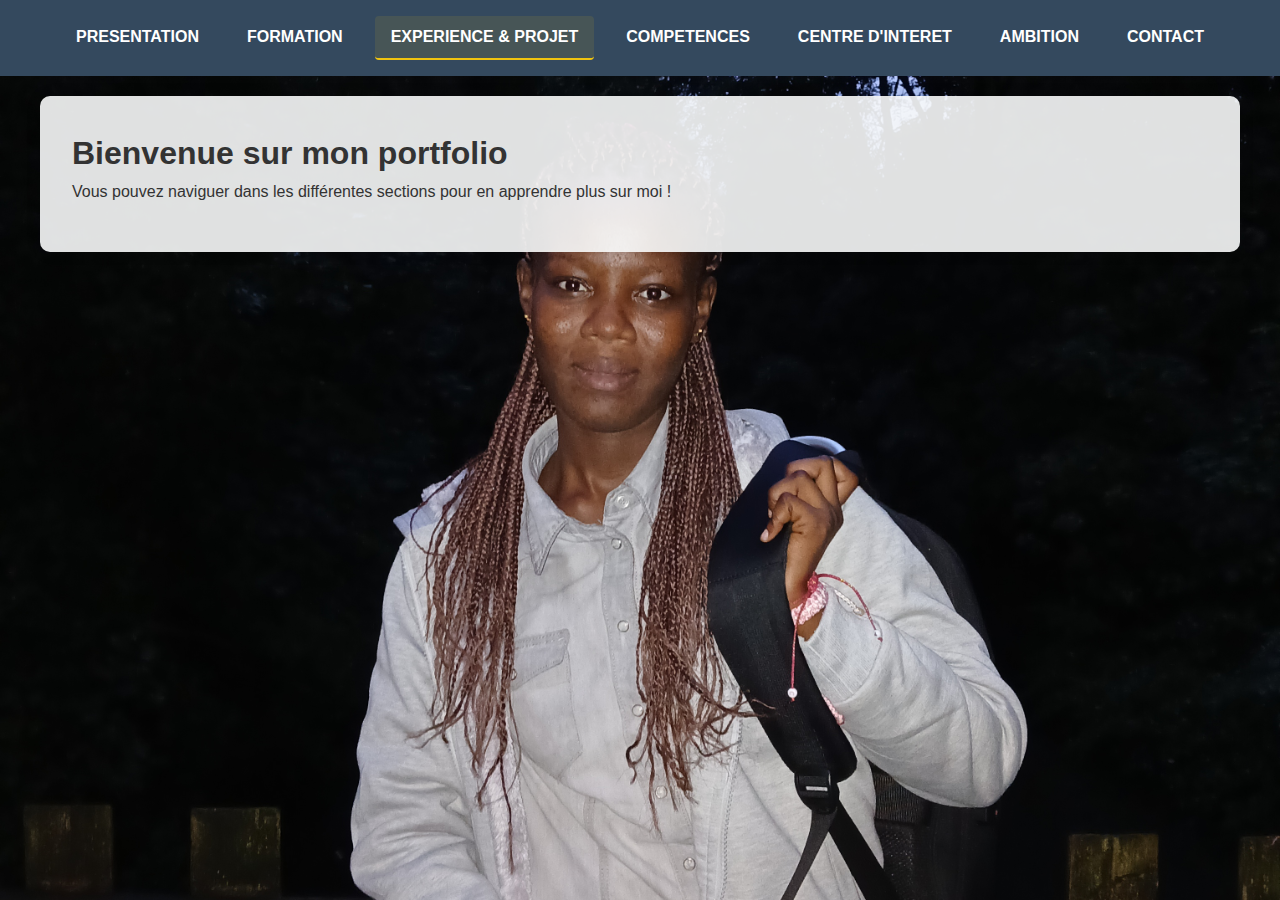
<file: index.html>
<!DOCTYPE html>
<html lang="fr">
<head>
  <meta charset="UTF-8">
  <meta name="viewport" content="width=device-width, initial-scale=1.0">
  <title>Accueil - Mon Portfolio</title>
  <link rel="stylesheet" href="./styles/index.css" />
</head>
<body>
  <nav>
    <a href="./PRESENTATION.html">PRESENTATION</a>
    <a href="./FORMATION.html">FORMATION</a>
    <a class="active" href="./EXPERIENCE-PROJET.html">EXPERIENCE & PROJET</a>
    <a href="./COMPETENCES.html">COMPETENCES</a>
    <a href="./CENTRE-D'INTERET.html">CENTRE D'INTERET</a>
    <a href="./AMBITION.html">AMBITION</a>
    <a href="./CONTACT.html">CONTACT</a>
  </nav>

  <main>
    <h1>Bienvenue sur mon portfolio</h1>
    <p>Vous pouvez naviguer dans les différentes sections pour en apprendre plus sur moi !</p>
  </main>
</body>
</html>
</file>
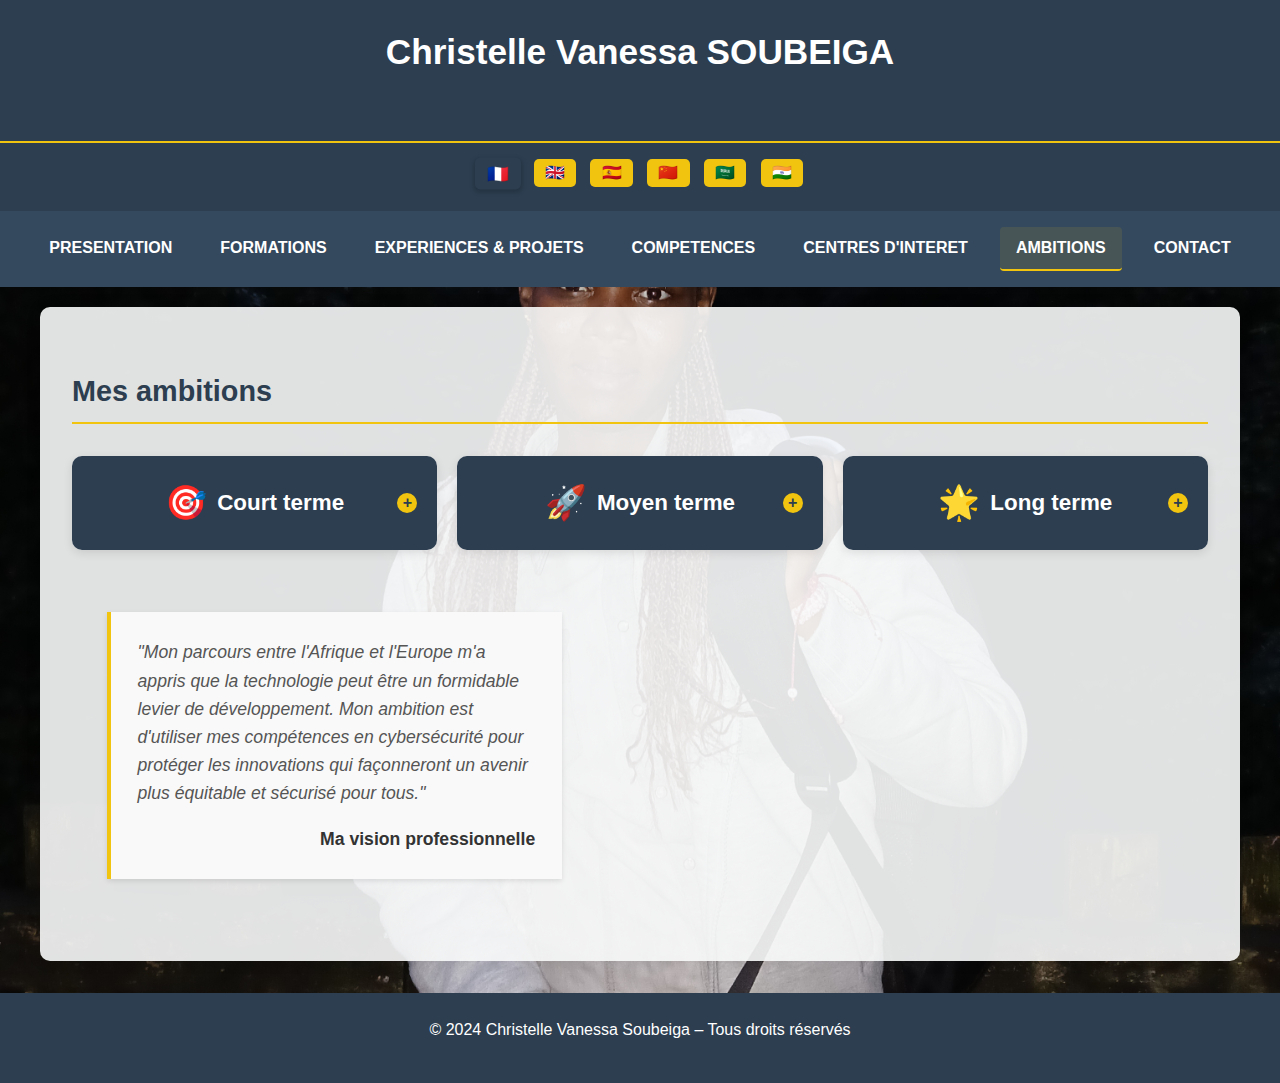
<file: AMBITION.html>
<!DOCTYPE html>
<html lang="fr">
<head>
  <meta charset="utf-8" />
  <meta name="viewport" content="width=device-width, initial-scale=1.0">
  <meta name="description" content="Ambitions professionnelles de Christelle Vanessa SOUBEIGA, étudiante en BUT Informatique à l'IUT d'Orsay">
  <title>Ambitions – Christelle Vanessa SOUBEIGA</title>
  
  <!-- Préchargement des ressources critiques -->
  <link rel="preload" href="./styles/index.css" as="style">
  
  <link rel="stylesheet" href="./styles/index.css" />
  <link rel="stylesheet" href="./styles/presentation.css" />
  <link rel="stylesheet" href="./styles/flexbox_101_nav.css" />
  <link rel="stylesheet" href="./styles/grid_101.css" />
  <link rel="stylesheet" href="./styles/float_101.css" />
  <link rel="stylesheet" href="./styles/formation.css" />
  <link rel="stylesheet" href="./styles/projet.css" />
  <link rel="stylesheet" href="./styles/ambition.css" />
  
  <script>
    function setLanguage(lang) {
      // Masquer toutes les sections linguistiques
      document.querySelectorAll(".lang").forEach(el => el.style.display = "none");
      
      // Afficher les sections dans la langue sélectionnée
      document.querySelectorAll(".lang." + lang).forEach(el => el.style.display = "block");
      
      // Ajuster la direction du document pour l'arabe
      if (lang === 'ar') {
        document.body.setAttribute('dir', 'rtl');
        document.querySelectorAll('.lang.ar').forEach(el => el.setAttribute('dir', 'rtl'));
      } else {
        document.body.setAttribute('dir', 'ltr');
      }
      
      // Enregistrer la préférence de langue
      localStorage.setItem('preferredLanguage', lang);
      
      // Mettre à jour l'apparence des boutons de langue
      document.querySelectorAll('.language-buttons button').forEach(button => {
        if (button.getAttribute('onclick').includes(`'${lang}'`)) {
          button.classList.add('active-lang');
        } else {
          button.classList.remove('active-lang');
        }
      });
    }
    
    function toggleAmbitionCard(cardId) {
      const card = document.getElementById(cardId);
      if (card) {
        card.classList.toggle('active');
        
        // Mettre à jour l'attribut aria-expanded
        const isExpanded = card.classList.contains('active');
        card.setAttribute('aria-expanded', isExpanded);
      }
    }
    
    function toggleAmbitionDetail(detailId) {
      const detail = document.getElementById(detailId);
      if (detail) {
        detail.classList.toggle('expanded');
      }
    }
    
    window.addEventListener("DOMContentLoaded", () => {
      // Récupérer la préférence de langue ou utiliser le français par défaut
      const savedLanguage = localStorage.getItem('preferredLanguage') || 'fr';
      
      // Vérifier si nous avons un paramètre de langue dans l'URL
      const urlParams = new URLSearchParams(window.location.search);
      const langParam = urlParams.get('lang');
      
      if (langParam && ['fr', 'en', 'es', 'zh', 'ar', 'hi'].includes(langParam)) {
        setLanguage(langParam);
      } else {
        setLanguage(savedLanguage);
      }
      
      // Modifier les liens pour conserver la langue lors de la navigation
      document.querySelectorAll('nav a').forEach(link => {
        const currentHref = link.getAttribute('href');
        if (currentHref && currentHref.includes('.html')) {
          const langToUse = langParam || savedLanguage;
          link.setAttribute('href', `${currentHref}?lang=${langToUse}`);
        }
      });
      
      // Initialiser les cartes d'ambition
      document.querySelectorAll('.ambition-card').forEach(card => {
        card.setAttribute('aria-expanded', 'false');
      });
    });
  </script>
  

</head>
<body>
  <!-- Lien d'accessibilité pour passer au contenu principal -->
  <a href="#main-content" class="skip-link">Passer au contenu principal</a>

  <header>
    <h1>Christelle Vanessa SOUBEIGA</h1>
    <h2>Étudiante en BUT Informatique – IUT d'Orsay</h2>
    <div class="language-buttons" role="group" aria-label="Sélection de langue">
      <button onclick="setLanguage('fr')" aria-label="Français" title="Passer en français">🇫🇷</button>
      <button onclick="setLanguage('en')" aria-label="English" title="Switch to English">🇬🇧</button>
      <button onclick="setLanguage('es')" aria-label="Español" title="Cambiar a español">🇪🇸</button>
      <button onclick="setLanguage('zh')" aria-label="中文" title="切换到中文">🇨🇳</button>
      <button onclick="setLanguage('ar')" aria-label="العربية" title="التبديل إلى العربية">🇸🇦</button>
      <button onclick="setLanguage('hi')" aria-label="हिंदी" title="हिंदी में स्विच करें">🇮🇳</button>
    </div>
  </header>

  <nav aria-label="Navigation principale">
    <a href="./PRESENTATION.html">PRESENTATION</a>
    <a href="./FORMATION.html">FORMATIONS</a>
    <a href="./EXPERIENCE-PROJET.html">EXPERIENCES & PROJETS</a>
    <a href="./COMPETENCES.html">COMPETENCES</a>
    <a href="./CENTRE-D'INTERET.html">CENTRES D'INTERET</a>
    <a class="active" href="./AMBITION.html">AMBITIONS</a>
    <a href="./CONTACT.html">CONTACT</a>
  </nav>

  <main id="main-content">
    <section class="lang fr">
      <h2>Mes ambitions</h2>
      
      <div class="ambition-container">
        <div id="ambition-short-fr" class="ambition-card" onclick="toggleAmbitionCard('ambition-short-fr')"
             tabindex="0" role="button" aria-expanded="false"
             onkeypress="if(event.key==='Enter') toggleAmbitionCard('ambition-short-fr')">
          <div class="ambition-header">
            <h3><span class="ambition-emoji">🎯</span> Court terme</h3>
            <div class="status-indicator">+</div>
          </div>
          <div class="ambition-content">
            <div class="ambition-details">
              <ul>
                <li id="ambition-security-fr" onclick="event.stopPropagation(); toggleAmbitionDetail('ambition-security-fr')"
                    onkeypress="if(event.key==='Enter') {event.stopPropagation(); toggleAmbitionDetail('ambition-security-fr')}"
                    tabindex="0" role="button">
                  Acquérir une expertise en sécurité réseau
                  <div class="ambition-item-detail">
                    Je souhaite me spécialiser dans les protocoles de sécurité réseau en suivant des cours complémentaires et en réalisant des projets personnels sur des plateformes comme TryHackMe ou HackTheBox.
                  </div>
                </li>
                <li id="ambition-projects-fr" onclick="event.stopPropagation(); toggleAmbitionDetail('ambition-projects-fr')"
                    onkeypress="if(event.key==='Enter') {event.stopPropagation(); toggleAmbitionDetail('ambition-projects-fr')}"
                    tabindex="0" role="button">
                  Participer à des projets concrets en entreprise
                  <div class="ambition-item-detail">
                    Mon objectif est de trouver un stage dans une entreprise spécialisée en cybersécurité pour mettre en pratique mes connaissances et acquérir une expérience professionnelle concrète.
                  </div>
                </li>
              </ul>
            </div>
          </div>
        </div>
        
        <div id="ambition-medium-fr" class="ambition-card" onclick="toggleAmbitionCard('ambition-medium-fr')"
             tabindex="0" role="button" aria-expanded="false"
             onkeypress="if(event.key==='Enter') toggleAmbitionCard('ambition-medium-fr')">
          <div class="ambition-header">
            <h3><span class="ambition-emoji">🚀</span> Moyen terme</h3>
            <div class="status-indicator">+</div>
          </div>
          <div class="ambition-content">
            <div class="ambition-details">
              <ul>
                <li id="ambition-cyber-fr" onclick="event.stopPropagation(); toggleAmbitionDetail('ambition-cyber-fr')"
                    onkeypress="if(event.key==='Enter') {event.stopPropagation(); toggleAmbitionDetail('ambition-cyber-fr')}"
                    tabindex="0" role="button">
                  Me spécialiser dans la cybersécurité
                  <div class="ambition-item-detail">
                    Je prévois de poursuivre un master spécialisé en cybersécurité après mon BUT, potentiellement en alternance pour combiner théorie et pratique professionnelle.
                  </div>
                </li>
                <li id="ambition-social-fr" onclick="event.stopPropagation(); toggleAmbitionDetail('ambition-social-fr')"
                    onkeypress="if(event.key==='Enter') {event.stopPropagation(); toggleAmbitionDetail('ambition-social-fr')}"
                    tabindex="0" role="button">
                  Contribuer à des projets utiles à la société
                  <div class="ambition-item-detail">
                    Je souhaite participer à des projets qui ont un impact positif sur la société, notamment dans le domaine de la protection des données personnelles et la sécurisation des systèmes critiques.
                  </div>
                </li>
              </ul>
            </div>
          </div>
        </div>
        
        <div id="ambition-long-fr" class="ambition-card" onclick="toggleAmbitionCard('ambition-long-fr')"
             tabindex="0" role="button" aria-expanded="false"
             onkeypress="if(event.key==='Enter') toggleAmbitionCard('ambition-long-fr')">
          <div class="ambition-header">
            <h3><span class="ambition-emoji">🌟</span> Long terme</h3>
            <div class="status-indicator">+</div>
          </div>
          <div class="ambition-content">
            <div class="ambition-details">
              <ul>
                <li id="ambition-expert-fr" onclick="event.stopPropagation(); toggleAmbitionDetail('ambition-expert-fr')"
                    onkeypress="if(event.key==='Enter') {event.stopPropagation(); toggleAmbitionDetail('ambition-expert-fr')}"
                    tabindex="0" role="button">
                  Devenir experte en cybersécurité dans la défense ou l'industrie
                  <div class="ambition-item-detail">
                    Mon objectif à long terme est de devenir une référence dans la cybersécurité, avec des certifications reconnues (CISSP, CEH) et une expertise pointue dans la protection des infrastructures critiques.
                  </div>
                </li>
                <li id="ambition-company-fr" onclick="event.stopPropagation(); toggleAmbitionDetail('ambition-company-fr')"
                    onkeypress="if(event.key==='Enter') {event.stopPropagation(); toggleAmbitionDetail('ambition-company-fr')}"
                    tabindex="0" role="button">
                  Fonder ma propre entreprise technologique
                  <div class="ambition-item-detail">
                    Je rêve de créer une entreprise spécialisée dans la sécurité informatique qui proposera des solutions innovantes et accessibles, notamment pour les PME qui ont souvent moins de ressources pour se protéger.
                  </div>
                </li>
                <li id="ambition-innovation-fr" onclick="event.stopPropagation(); toggleAmbitionDetail('ambition-innovation-fr')"
                    onkeypress="if(event.key==='Enter') {event.stopPropagation(); toggleAmbitionDetail('ambition-innovation-fr')}"
                    tabindex="0" role="button">
                  Développer des solutions innovantes à fort impact
                  <div class="ambition-item-detail">
                    Je souhaite contribuer à des innovations technologiques qui auront un impact positif sur la société, en mettant particulièrement l'accent sur les solutions qui pourront bénéficier aux pays en développement comme le Burkina Faso.
                  </div>
                </li>
              </ul>
            </div>
          </div>
        </div>
      </div>
      
      <div class="flex-container flex-center">
        <div class="float-quote">
          <p>"Mon parcours entre l'Afrique et l'Europe m'a appris que la technologie peut être un formidable levier de développement. Mon ambition est d'utiliser mes compétences en cybersécurité pour protéger les innovations qui façonneront un avenir plus équitable et sécurisé pour tous."</p>
          <cite>Ma vision professionnelle</cite>
        </div>
      </div>
    </section>

    <section class="lang en">
      <h2>My Ambitions</h2>
      
      <div class="ambition-container">
        <div id="ambition-short-en" class="ambition-card" onclick="toggleAmbitionCard('ambition-short-en')"
             tabindex="0" role="button" aria-expanded="false"
             onkeypress="if(event.key==='Enter') toggleAmbitionCard('ambition-short-en')">
          <div class="ambition-header">
            <h3><span class="ambition-emoji">🎯</span> Short term</h3>
            <div class="status-indicator">+</div>
          </div>
          <div class="ambition-content">
            <div class="ambition-details">
              <ul>
                <li id="ambition-security-en" onclick="event.stopPropagation(); toggleAmbitionDetail('ambition-security-en')"
                    onkeypress="if(event.key==='Enter') {event.stopPropagation(); toggleAmbitionDetail('ambition-security-en')}"
                    tabindex="0" role="button">
                  Gain expertise in network security
                  <div class="ambition-item-detail">
                    I want to specialize in network security protocols by taking additional courses and working on personal projects on platforms like TryHackMe or HackTheBox.
                  </div>
                </li>
                <li id="ambition-projects-en" onclick="event.stopPropagation(); toggleAmbitionDetail('ambition-projects-en')"
                    onkeypress="if(event.key==='Enter') {event.stopPropagation(); toggleAmbitionDetail('ambition-projects-en')}"
                    tabindex="0" role="button">
                  Participate in real-world projects in companies
                  <div class="ambition-item-detail">
                    My goal is to find an internship in a company specialized in cybersecurity to put my knowledge into practice and gain concrete professional experience.
                  </div>
                </li>
              </ul>
            </div>
          </div>
        </div>
        
        <div id="ambition-medium-en" class="ambition-card" onclick="toggleAmbitionCard('ambition-medium-en')"
             tabindex="0" role="button" aria-expanded="false"
             onkeypress="if(event.key==='Enter') toggleAmbitionCard('ambition-medium-en')">
          <div class="ambition-header">
            <h3><span class="ambition-emoji">🚀</span> Medium term</h3>
            <div class="status-indicator">+</div>
          </div>
          <div class="ambition-content">
            <div class="ambition-details">
              <ul>
                <li id="ambition-cyber-en" onclick="event.stopPropagation(); toggleAmbitionDetail('ambition-cyber-en')"
                    onkeypress="if(event.key==='Enter') {event.stopPropagation(); toggleAmbitionDetail('ambition-cyber-en')}"
                    tabindex="0" role="button">
                  Specialize in cybersecurity
                  <div class="ambition-item-detail">
                    I plan to pursue a master's degree in cybersecurity after my Bachelor's degree, potentially in a work-study program to combine theory and professional practice.
                  </div>
                </li>
				<li id="ambition-social-en" onclick="event.stopPropagation(); toggleAmbitionDetail('ambition-social-en')"
                    onkeypress="if(event.key==='Enter') {event.stopPropagation(); toggleAmbitionDetail('ambition-social-en')}"
                    tabindex="0" role="button">
                  Contribute to socially impactful projects
                  <div class="ambition-item-detail">
                    I want to participate in projects that have a positive impact on society, particularly in the field of personal data protection and securing critical systems.
                  </div>
                </li>
              </ul>
            </div>
          </div>
        </div>
        
        <div id="ambition-long-en" class="ambition-card" onclick="toggleAmbitionCard('ambition-long-en')"
             tabindex="0" role="button" aria-expanded="false"
             onkeypress="if(event.key==='Enter') toggleAmbitionCard('ambition-long-en')">
          <div class="ambition-header">
            <h3><span class="ambition-emoji">🌟</span> Long term</h3>
            <div class="status-indicator">+</div>
          </div>
          <div class="ambition-content">
            <div class="ambition-details">
              <ul>
                <li id="ambition-expert-en" onclick="event.stopPropagation(); toggleAmbitionDetail('ambition-expert-en')"
                    onkeypress="if(event.key==='Enter') {event.stopPropagation(); toggleAmbitionDetail('ambition-expert-en')}"
                    tabindex="0" role="button">
                  Become an expert in cybersecurity for defense or industry
                  <div class="ambition-item-detail">
                    My long-term goal is to become a reference in cybersecurity, with recognized certifications (CISSP, CEH) and advanced expertise in critical infrastructure protection.
                  </div>
                </li>
                <li id="ambition-company-en" onclick="event.stopPropagation(); toggleAmbitionDetail('ambition-company-en')"
                    onkeypress="if(event.key==='Enter') {event.stopPropagation(); toggleAmbitionDetail('ambition-company-en')}"
                    tabindex="0" role="button">
                  Found my own tech company
                  <div class="ambition-item-detail">
                    I dream of creating a company specialized in IT security that will offer innovative and accessible solutions, especially for SMEs that often have fewer resources to protect themselves.
                  </div>
                </li>
                <li id="ambition-innovation-en" onclick="event.stopPropagation(); toggleAmbitionDetail('ambition-innovation-en')"
                    onkeypress="if(event.key==='Enter') {event.stopPropagation(); toggleAmbitionDetail('ambition-innovation-en')}"
                    tabindex="0" role="button">
                  Develop innovative, high-impact solutions
                  <div class="ambition-item-detail">
                    I wish to contribute to technological innovations that will have a positive impact on society, with a particular focus on solutions that can benefit developing countries like Burkina Faso.
                  </div>
                </li>
              </ul>
            </div>
          </div>
        </div>
      </div>
      
      <div class="flex-container flex-center">
        <div class="float-quote">
          <p>"My journey between Africa and Europe has taught me that technology can be a tremendous lever for development. My ambition is to use my cybersecurity skills to protect the innovations that will shape a more equitable and secure future for all."</p>
          <cite>My professional vision</cite>
        </div>
      </div>
    </section>

    <section class="lang es">
      <h2>Mis ambiciones</h2>
      
      <!-- Version espagnole améliorée et interactive -->
      <div class="ambition-container">
        <div id="ambition-short-es" class="ambition-card" onclick="toggleAmbitionCard('ambition-short-es')"
             tabindex="0" role="button" aria-expanded="false"
             onkeypress="if(event.key==='Enter') toggleAmbitionCard('ambition-short-es')">
          <div class="ambition-header">
            <h3><span class="ambition-emoji">🎯</span> Corto plazo</h3>
            <div class="status-indicator">+</div>
          </div>
          <div class="ambition-content">
            <div class="ambition-details">
              <ul>
                <li>Adquirir experiencia en seguridad de redes</li>
                <li>Participar en proyectos reales en empresas</li>
              </ul>
            </div>
          </div>
        </div>
        
        <div id="ambition-medium-es" class="ambition-card" onclick="toggleAmbitionCard('ambition-medium-es')"
             tabindex="0" role="button" aria-expanded="false"
             onkeypress="if(event.key==='Enter') toggleAmbitionCard('ambition-medium-es')">
          <div class="ambition-header">
            <h3><span class="ambition-emoji">🚀</span> Medio plazo</h3>
            <div class="status-indicator">+</div>
          </div>
          <div class="ambition-content">
            <div class="ambition-details">
              <ul>
                <li>Especializarme en ciberseguridad</li>
                <li>Contribuir a proyectos útiles para la sociedad</li>
              </ul>
            </div>
          </div>
        </div>
        
        <div id="ambition-long-es" class="ambition-card" onclick="toggleAmbitionCard('ambition-long-es')"
             tabindex="0" role="button" aria-expanded="false"
             onkeypress="if(event.key==='Enter') toggleAmbitionCard('ambition-long-es')">
          <div class="ambition-header">
            <h3><span class="ambition-emoji">🌟</span> Largo plazo</h3>
            <div class="status-indicator">+</div>
          </div>
          <div class="ambition-content">
            <div class="ambition-details">
              <ul>
                <li>Convertirme en experta en ciberseguridad en defensa o industria</li>
                <li>Fundar mi propia empresa tecnológica</li>
                <li>Desarrollar soluciones innovadoras y de alto impacto</li>
              </ul>
            </div>
          </div>
        </div>
      </div>
      
      <div class="flex-container flex-center">
        <div class="float-quote">
          <p>"Mi recorrido entre África y Europa me ha enseñado que la tecnología puede ser una gran palanca para el desarrollo. Mi ambición es utilizar mis habilidades en ciberseguridad para proteger las innovaciones que darán forma a un futuro más equitativo y seguro para todos."</p>
          <cite>Mi visión profesional</cite>
        </div>
      </div>
    </section>

    <section class="lang zh">
      <h2>我的投资</h2>
      
      <!-- Version chinoise améliorée et interactive -->
      <div class="ambition-container">
        <div id="ambition-short-zh" class="ambition-card" onclick="toggleAmbitionCard('ambition-short-zh')"
             tabindex="0" role="button" aria-expanded="false"
             onkeypress="if(event.key==='Enter') toggleAmbitionCard('ambition-short-zh')">
          <div class="ambition-header">
            <h3><span class="ambition-emoji">🎯</span> 短期</h3>
            <div class="status-indicator">+</div>
          </div>
          <div class="ambition-content">
            <div class="ambition-details">
              <ul>
                <li>获得网络安全的专业知识</li>
                <li>参与公司的实际项目</li>
              </ul>
            </div>
          </div>
        </div>
        
        <div id="ambition-medium-zh" class="ambition-card" onclick="toggleAmbitionCard('ambition-medium-zh')"
             tabindex="0" role="button" aria-expanded="false"
             onkeypress="if(event.key==='Enter') toggleAmbitionCard('ambition-medium-zh')">
          <div class="ambition-header">
            <h3><span class="ambition-emoji">🚀</span> 中期</h3>
            <div class="status-indicator">+</div>
          </div>
          <div class="ambition-content">
            <div class="ambition-details">
              <ul>
                <li>在网络安全领域添加专业</li>
                <li>贡献于社会有益的项目</li>
              </ul>
            </div>
          </div>
        </div>
        
        <div id="ambition-long-zh" class="ambition-card" onclick="toggleAmbitionCard('ambition-long-zh')"
             tabindex="0" role="button" aria-expanded="false"
             onkeypress="if(event.key==='Enter') toggleAmbitionCard('ambition-long-zh')">
          <div class="ambition-header">
            <h3><span class="ambition-emoji">🌟</span> 长期</h3>
            <div class="status-indicator">+</div>
          </div>
          <div class="ambition-content">
            <div class="ambition-details">
              <ul>
                <li>成为防守或工业领域的网络安全专家</li>
                <li>创办我自己的科技公司</li>
                <li>开发有创新性和影响力的解决方案</li>
              </ul>
            </div>
          </div>
        </div>
      </div>
      
      <div class="flex-container flex-center">
        <div class="float-quote">
          <p>"我在非洲和欧洲之间的旅程教会了我，技术可以成为发展的巨大杠杆。我的志向是利用我的网络安全技能保护那些将塑造更公平、更安全的未来的创新。"</p>
          <cite>我的职业愿景</cite>
        </div>
      </div>
    </section>

    <section class="lang ar" dir="rtl">
      <h2>طموحاتي</h2>
      
      <!-- Version arabe améliorée et interactive -->
      <div class="ambition-container">
        <div id="ambition-short-ar" class="ambition-card" onclick="toggleAmbitionCard('ambition-short-ar')"
             tabindex="0" role="button" aria-expanded="false"
             onkeypress="if(event.key==='Enter') toggleAmbitionCard('ambition-short-ar')">
          <div class="ambition-header">
            <h3><span class="ambition-emoji">🎯</span> على المدى القصير</h3>
            <div class="status-indicator">+</div>
          </div>
          <div class="ambition-content">
            <div class="ambition-details">
              <ul>
                <li>اكتساب مهارة في أمان الشبكات</li>
                <li>المشاركة في مشاريع فعلية في شركات</li>
              </ul>
            </div>
          </div>
        </div>
        
        <div id="ambition-medium-ar" class="ambition-card" onclick="toggleAmbitionCard('ambition-medium-ar')"
             tabindex="0" role="button" aria-expanded="false"
             onkeypress="if(event.key==='Enter') toggleAmbitionCard('ambition-medium-ar')">
          <div class="ambition-header">
            <h3><span class="ambition-emoji">🚀</span> متوسط المدى</h3>
            <div class="status-indicator">+</div>
          </div>
          <div class="ambition-content">
            <div class="ambition-details">
              <ul>
                <li>التخصص في أمان المعلومات</li>
                <li>المساهمة في مشاريع تفيد المجتمع</li>
              </ul>
            </div>
          </div>
        </div>
        
        <div id="ambition-long-ar" class="ambition-card" onclick="toggleAmbitionCard('ambition-long-ar')"
             tabindex="0" role="button" aria-expanded="false"
             onkeypress="if(event.key==='Enter') toggleAmbitionCard('ambition-long-ar')">
          <div class="ambition-header">
            <h3><span class="ambition-emoji">🌟</span> على المدى الطويل</h3>
            <div class="status-indicator">+</div>
          </div>
          <div class="ambition-content">
            <div class="ambition-details">
              <ul>
                <li>أن أصبح خبيرة في أمان المعلومات لدى الدفاع أو الصناعة</li>
                <li>إطلاق شركتي التكنولوجية</li>
                <li>تطوير حلول مبدعة ومؤثرة</li>
              </ul>
            </div>
          </div>
        </div>
      </div>
      
      <div class="flex-container flex-center">
        <div class="float-quote">
          <p>"علمتني رحلتي بين إفريقيا وأوروبا أن التكنولوجيا يمكن أن تكون رافعة هائلة للتنمية. طموحي هو استخدام مهاراتي في الأمن السيبراني لحماية الابتكارات التي ستشكل مستقبلًا أكثر إنصافًا وأمانًا للجميع."</p>
          <cite>رؤيتي المهنية</cite>
        </div>
      </div>
    </section>

    <section class="lang hi">
      <h2>मेरी अओर कांचे</h2>
      
      <!-- Version hindi améliorée et interactive -->
      <div class="ambition-container">
        <div id="ambition-short-hi" class="ambition-card" onclick="toggleAmbitionCard('ambition-short-hi')"
             tabindex="0" role="button" aria-expanded="false"
             onkeypress="if(event.key==='Enter') toggleAmbitionCard('ambition-short-hi')">
          <div class="ambition-header">
            <h3><span class="ambition-emoji">🎯</span> क्षुणकालीन लक्ष्य</h3>
            <div class="status-indicator">+</div>
          </div>
          <div class="ambition-content">
            <div class="ambition-details">
              <ul>
                <li>नेटवर्क सुरक्षा में कौशलता प्राप्त करना</li>
                <li>कंपनियों में वास्तवव्य प्रोजेक्टों का ग्रहण करना</li>
              </ul>
            </div>
          </div>
        </div>
        
        <div id="ambition-medium-hi" class="ambition-card" onclick="toggleAmbitionCard('ambition-medium-hi')"
             tabindex="0" role="button" aria-expanded="false"
             onkeypress="if(event.key==='Enter') toggleAmbitionCard('ambition-medium-hi')">
          <div class="ambition-header">
            <h3><span class="ambition-emoji">🚀</span> मध्यम कालीन लक्ष्य</h3>
            <div class="status-indicator">+</div>
          </div>
          <div class="ambition-content">
            <div class="ambition-details">
              <ul>
                <li>साइबर सुरक्षा में विशेषज्ञत ज्ञान</li>
                <li>समाज के लिए उपयोगी प्रोजेक्टों में योगदाना</li>
              </ul>
            </div>
          </div>
        </div>
        
        <div id="ambition-long-hi" class="ambition-card" onclick="toggleAmbitionCard('ambition-long-hi')"
             tabindex="0" role="button" aria-expanded="false"
             onkeypress="if(event.key==='Enter') toggleAmbitionCard('ambition-long-hi')">
          <div class="ambition-header">
            <h3><span class="ambition-emoji">🌟</span> दीर्घकालीन लक्ष्य</h3>
            <div class="status-indicator">+</div>
          </div>
          <div class="ambition-content">
            <div class="ambition-details">
              <ul>
                <li>रक्षा या औद्योगिक क्षेत्र में साइबर सुरक्षा की ज्ञानक बनना</li>
                <li>खुद की टेक कंपनी का निर्माण करना</li>
                <li>उच्च प्रभावावी जनकारी और उच्च प्रभावाव सोल्यूशनों का विकास करना</li>
              </ul>
            </div>
          </div>
        </div>
      </div>
      
      <div class="flex-container flex-center">
        <div class="float-quote">
          <p>"अफ्रीका और यूरोप के बीच मेरी यात्रा ने मुझे सिखाया है कि प्रौद्योगिकी विकास का एक बड़ा उत्तोलक हो सकती है। मेरा लक्ष्य उन नवाचारों की रक्षा के लिए अपने साइबर सुरक्षा कौशल का उपयोग करना है जो सभी के लिए एक अधिक न्यायसंगत और सुरक्षित भविष्य का निर्माण करेंगे।"</p>
          <cite>मेरा व्यावसायिक दृष्टिकोण</cite>
        </div>
      </div>
    </section>
  </main>

  <footer>
    <p>© 2024 Christelle Vanessa Soubeiga – Tous droits réservés</p>
  </footer>
</body>
</html>
</file>
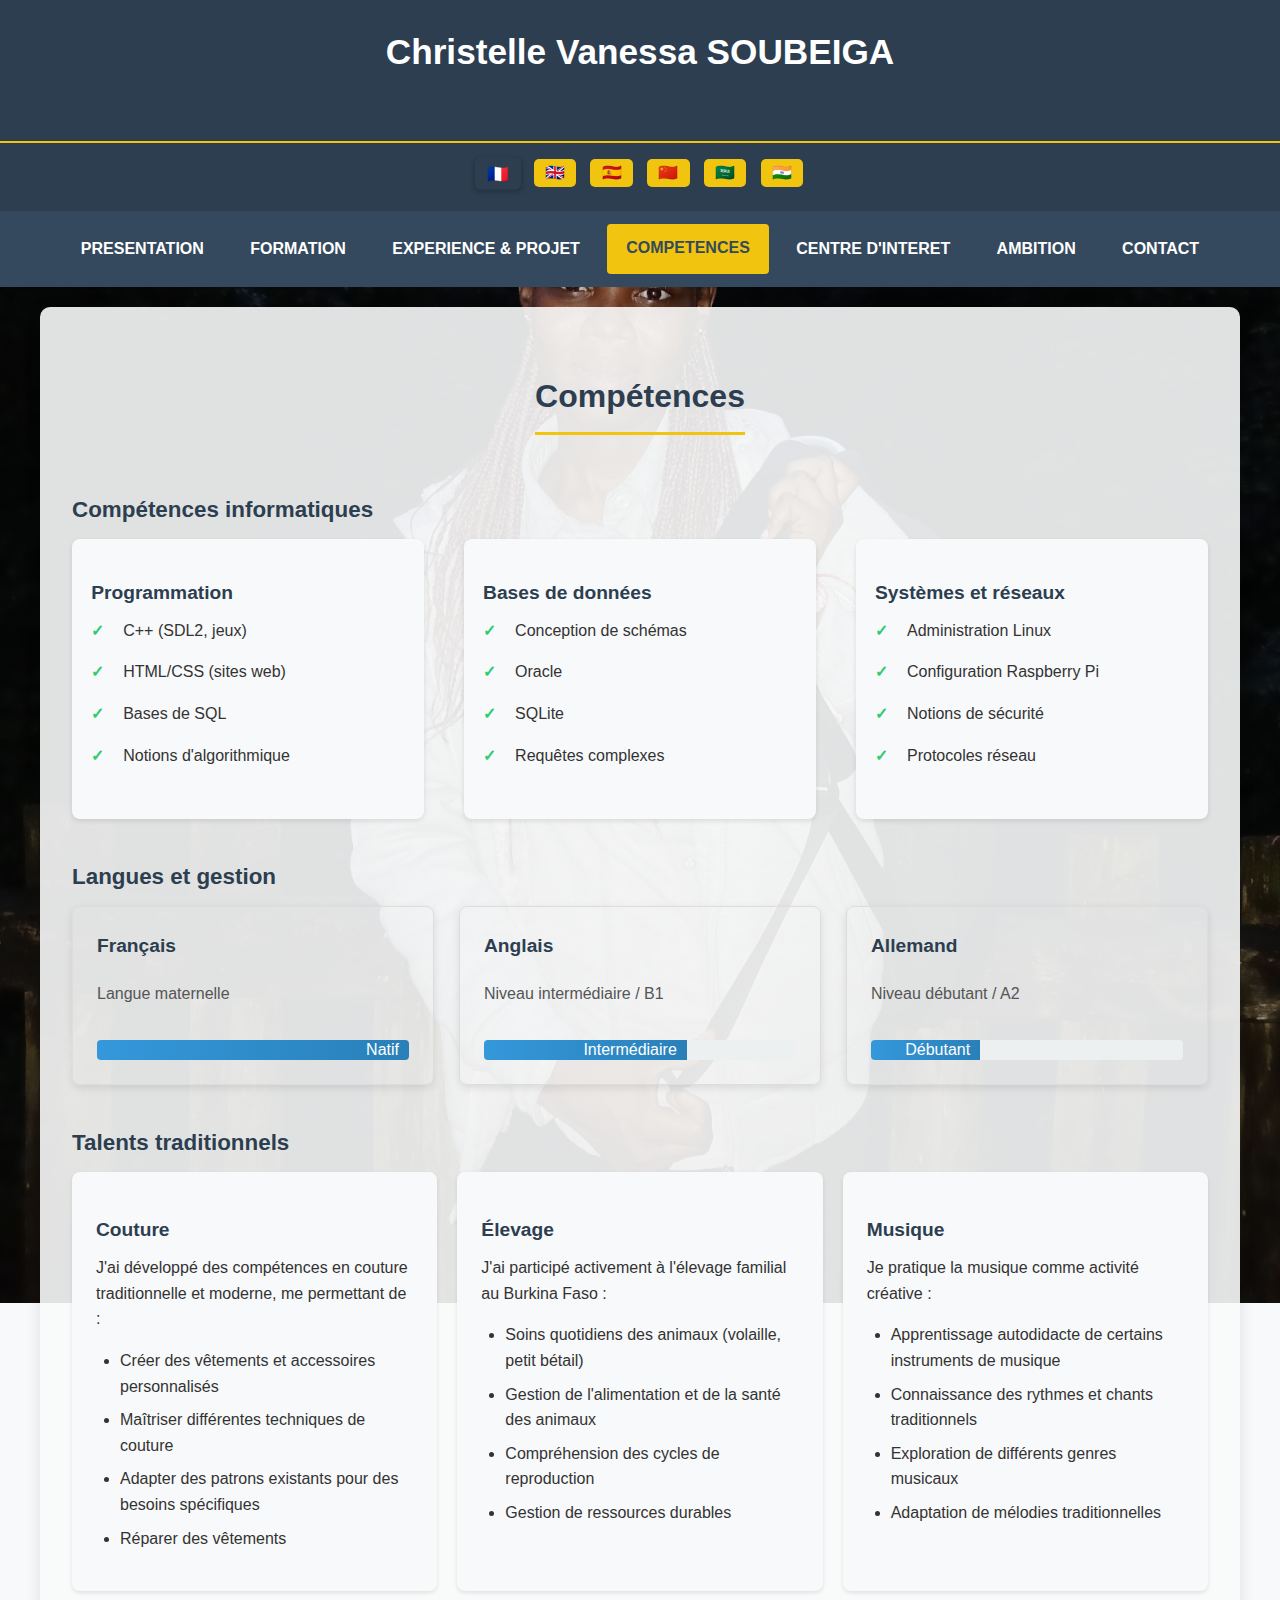
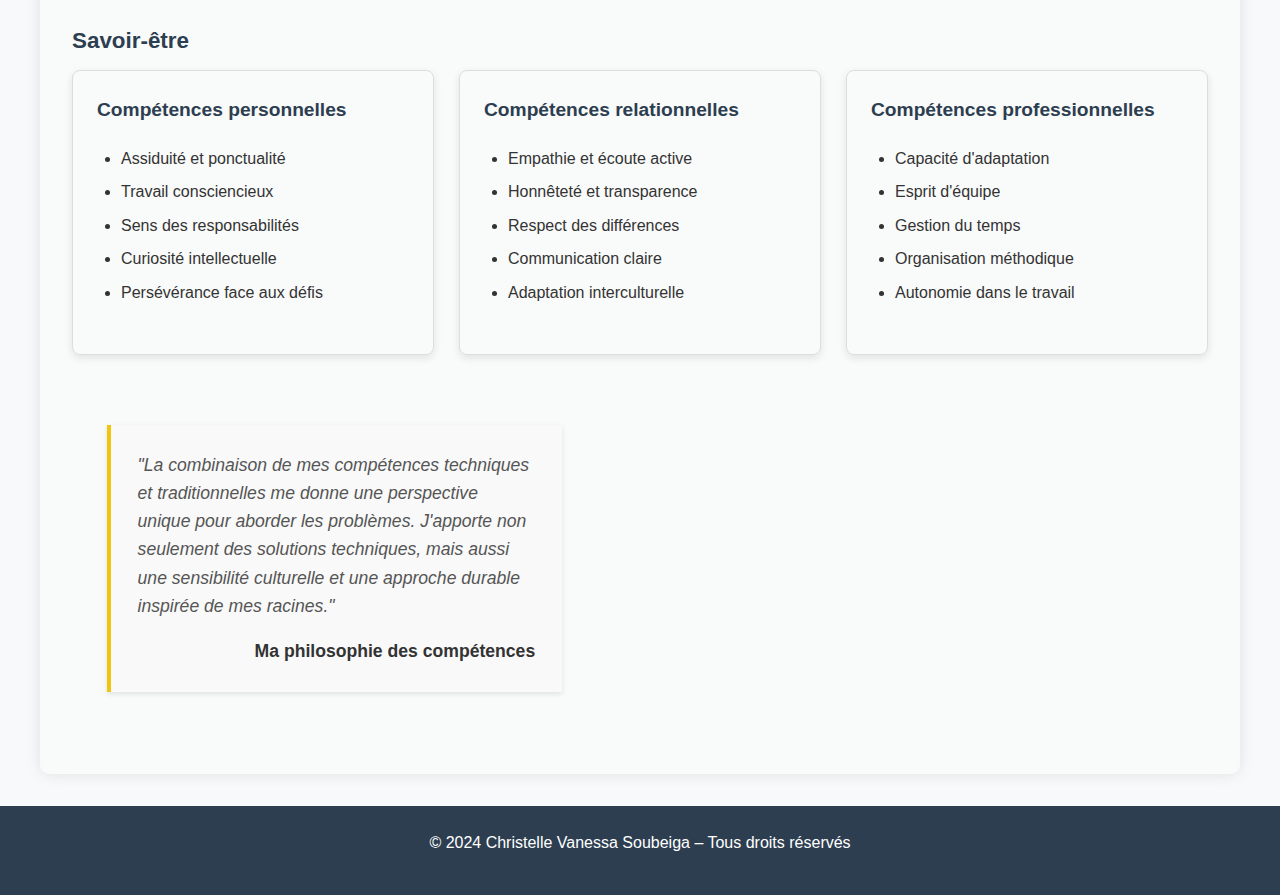
<file: COMPETENCES.html>
<!DOCTYPE html>
<html lang="fr">
<head>
  <meta charset="utf-8" />
  <meta name="viewport" content="width=device-width, initial-scale=1.0">
  <meta name="description" content="Compétences techniques et personnelles de Christelle Vanessa SOUBEIGA, étudiante en BUT Informatique à l'IUT d'Orsay">
  <title>Compétences – Christelle Vanessa SOUBEIGA</title>
  
  <!-- Préchargement des ressources critiques -->
  <link rel="preload" href="./styles/index.css" as="style">
  
  <link rel="stylesheet" href="./styles/index.css" />
  <link rel="stylesheet" href="./styles/presentation.css" />
  <link rel="stylesheet" href="./styles/flexbox_101_nav.css" />
  <link rel="stylesheet" href="./styles/grid_101.css" />
  <link rel="stylesheet" href="./styles/float_101.css" />
  <link rel="stylesheet" href="./styles/formation.css" />
  <link rel="stylesheet" href="./styles/projet.css" />
  <link rel="stylesheet" href="./styles/ambition.css" />
  
  <script>
    function setLanguage(lang) {
      // Masquer toutes les sections linguistiques
      document.querySelectorAll(".lang").forEach(el => el.style.display = "none");
      
      // Afficher les sections dans la langue sélectionnée
      document.querySelectorAll(".lang." + lang).forEach(el => el.style.display = "block");
      
      // Ajuster la direction du document pour l'arabe
      if (lang === 'ar') {
        document.body.setAttribute('dir', 'rtl');
        document.querySelectorAll('.lang.ar').forEach(el => el.setAttribute('dir', 'rtl'));
      } else {
        document.body.setAttribute('dir', 'ltr');
      }
      
      // Enregistrer la préférence de langue
      localStorage.setItem('preferredLanguage', lang);
      
      // Mettre à jour l'apparence des boutons de langue
      document.querySelectorAll('.language-buttons button').forEach(button => {
        if (button.getAttribute('onclick').includes(`'${lang}'`)) {
          button.classList.add('active-lang');
        } else {
          button.classList.remove('active-lang');
        }
      });
    }
    
    window.addEventListener("DOMContentLoaded", () => {
      // Récupérer la préférence de langue ou utiliser le français par défaut
      const savedLanguage = localStorage.getItem('preferredLanguage') || 'fr';
      
      // Vérifier si nous avons un paramètre de langue dans l'URL
      const urlParams = new URLSearchParams(window.location.search);
      const langParam = urlParams.get('lang');
      
      if (langParam && ['fr', 'en', 'es', 'zh', 'ar', 'hi'].includes(langParam)) {
        setLanguage(langParam);
      } else {
        setLanguage(savedLanguage);
      }
      
      // Modifier les liens pour conserver la langue lors de la navigation
      document.querySelectorAll('nav a').forEach(link => {
        const currentHref = link.getAttribute('href');
        if (currentHref && currentHref.includes('.html')) {
          const langToUse = langParam || savedLanguage;
          link.setAttribute('href', `${currentHref}?lang=${langToUse}`);
        }
      });

      // Animer les barres de compétences
      document.querySelectorAll('.skill-level').forEach(bar => {
        setTimeout(() => {
          bar.style.width = bar.getAttribute('data-level') || bar.style.width;
        }, 300);
      });
    });
  </script>
  

</head>
<body>
  <!-- Lien d'accessibilité pour passer au contenu principal -->
  <a href="#main-content" class="skip-link">Passer au contenu principal</a>

  <header>
    <h1>Christelle Vanessa SOUBEIGA</h1>
    <h2>Étudiante en BUT Informatique – IUT d'Orsay</h2>
    <div class="language-buttons" role="group" aria-label="Sélection de langue">
      <button onclick="setLanguage('fr')" aria-label="Français" title="Passer en français">🇫🇷</button>
      <button onclick="setLanguage('en')" aria-label="English" title="Switch to English">🇬🇧</button>
      <button onclick="setLanguage('es')" aria-label="Español" title="Cambiar a español">🇪🇸</button>
      <button onclick="setLanguage('zh')" aria-label="中文" title="切换到中文">🇨🇳</button>
      <button onclick="setLanguage('ar')" aria-label="العربية" title="التبديل إلى العربية">🇸🇦</button>
      <button onclick="setLanguage('hi')" aria-label="हिंदी" title="हिंदी में स्विच करें">🇮🇳</button>
    </div>
  </header>

  <nav class="flex-nav" aria-label="Navigation principale">
    <a href="./PRESENTATION.html">PRESENTATION</a>
    <a href="./FORMATION.html">FORMATION</a>
    <a href="./EXPERIENCE-PROJET.html">EXPERIENCE & PROJET</a>
    <a class="active" href="./COMPETENCES.html">COMPETENCES</a>
    <a href="./CENTRE-D'INTERET.html">CENTRE D'INTERET</a>
    <a href="./AMBITION.html">AMBITION</a>
    <a href="./CONTACT.html">CONTACT</a>
  </nav>

  <main id="main-content">
    <section class="lang fr animate-fade-in-up">
      <div class="presentation-header">
        <h2>Compétences</h2>
      </div>
      
      <!-- Section compétences informatiques -->
      <h3>Compétences informatiques</h3>
      <div class="col-container clearfix">
        <div class="col-3">
          <h4>Programmation</h4>
          <ul class="feature-list">
            <li>C++ (SDL2, jeux)</li>
            <li>HTML/CSS (sites web)</li>
            <li>Bases de SQL</li>
            <li>Notions d'algorithmique</li>
          </ul>
        </div>
        
        <div class="col-3">
          <h4>Bases de données</h4>
          <ul class="feature-list">
            <li>Conception de schémas</li>
            <li>Oracle</li>
            <li>SQLite</li>
            <li>Requêtes complexes</li>
          </ul>
        </div>
        
        <div class="col-3">
          <h4>Systèmes et réseaux</h4>
          <ul class="feature-list">
            <li>Administration Linux</li>
            <li>Configuration Raspberry Pi</li>
            <li>Notions de sécurité</li>
            <li>Protocoles réseau</li>
          </ul>
        </div>
      </div>
      
      <!-- Section langues et gestion -->
      <h3>Langues et gestion</h3>
      <div class="grid-3-columns">
        <div class="project-card">
          <div class="project-card-content">
            <h4>Français</h4>
            <p>Langue maternelle</p>
            <div class="skill-bar" aria-label="Niveau de français: natif">
              <div class="skill-level" data-level="100%" style="width: 0;">Natif</div>
            </div>
          </div>
        </div>
        
        <div class="project-card">
          <div class="project-card-content">
            <h4>Anglais</h4>
            <p>Niveau intermédiaire / B1</p>
            <div class="skill-bar" aria-label="Niveau d'anglais: intermédiaire">
              <div class="skill-level" data-level="65%" style="width: 0;">Intermédiaire</div>
            </div>
          </div>
        </div>
        
        <div class="project-card">
          <div class="project-card-content">
            <h4>Allemand</h4>
            <p>Niveau débutant / A2</p>
            <div class="skill-bar" aria-label="Niveau d'allemand: débutant">
              <div class="skill-level" data-level="35%" style="width: 0;">Débutant</div>
            </div>
          </div>
        </div>
      </div>
      
      <!-- Section talents traditionnels -->
      <h3>Talents traditionnels</h3>
      <div class="flex-container">
        <div class="flex-item flex-grow-1">
          <h4>Couture</h4>
          <p>J'ai développé des compétences en couture traditionnelle et moderne, me permettant de :</p>
          <ul>
            <li>Créer des vêtements et accessoires personnalisés</li>
            <li>Maîtriser différentes techniques de couture</li>
            <li>Adapter des patrons existants pour des besoins spécifiques</li>
            <li>Réparer des vêtements</li>
          </ul>
        </div>
        
        <div class="flex-item flex-grow-1">
          <h4>Élevage</h4>
          <p>J'ai participé activement à l'élevage familial au Burkina Faso :</p>
          <ul>
            <li>Soins quotidiens des animaux (volaille, petit bétail)</li>
            <li>Gestion de l'alimentation et de la santé des animaux</li>
            <li>Compréhension des cycles de reproduction</li>
            <li>Gestion de ressources durables</li>
          </ul>
        </div>
        
        <div class="flex-item flex-grow-1">
          <h4>Musique</h4>
          <p>Je pratique la musique comme activité créative :</p>
          <ul>
            <li>Apprentissage autodidacte de certains instruments de musique</li>
            <li>Connaissance des rythmes et chants traditionnels</li>
            <li>Exploration de différents genres musicaux</li>
            <li>Adaptation de mélodies traditionnelles</li>
          </ul>
        </div>
      </div>
      
      <!-- Section soft skills -->
      <h3>Savoir-être</h3>
      <div class="grid-3-columns">
        <div class="project-card">
          <div class="project-card-content">
            <h4>Compétences personnelles</h4>
            <ul>
              <li>Assiduité et ponctualité</li>
              <li>Travail consciencieux</li>
              <li>Sens des responsabilités</li>
              <li>Curiosité intellectuelle</li>
              <li>Persévérance face aux défis</li>
            </ul>
          </div>
        </div>
        
        <div class="project-card">
          <div class="project-card-content">
            <h4>Compétences relationnelles</h4>
            <ul>
              <li>Empathie et écoute active</li>
              <li>Honnêteté et transparence</li>
              <li>Respect des différences</li>
              <li>Communication claire</li>
              <li>Adaptation interculturelle</li>
            </ul>
          </div>
        </div>
        
        <div class="project-card">
          <div class="project-card-content">
            <h4>Compétences professionnelles</h4>
            <ul>
              <li>Capacité d'adaptation</li>
              <li>Esprit d'équipe</li>
              <li>Gestion du temps</li>
              <li>Organisation méthodique</li>
              <li>Autonomie dans le travail</li>
            </ul>
          </div>
        </div>
      </div>
      
      <!-- Citation avec float -->
      <div class="flex-container flex-center">
        <div class="float-quote">
          <p>"La combinaison de mes compétences techniques et traditionnelles me donne une perspective unique pour aborder les problèmes. J'apporte non seulement des solutions techniques, mais aussi une sensibilité culturelle et une approche durable inspirée de mes racines."</p>
          <cite>Ma philosophie des compétences</cite>
        </div>
      </div>
    </section>

    <section class="lang en animate-fade-in-up">
      <div class="presentation-header">
        <h2>Skills</h2>
      </div>
      
      <!-- IT skills in English -->
      <h3>IT Skills</h3>
      <div class="col-container clearfix">
        <div class="col-3">
          <h4>Programming</h4>
          <ul class="feature-list">
            <li>C++ (SDL2, games)</li>
            <li>HTML/CSS (websites)</li>
            <li>SQL basics</li>
            <li>Algorithm concepts</li>
          </ul>
        </div>
        
        <div class="col-3">
          <h4>Databases</h4>
          <ul class="feature-list">
            <li>Schema design</li>
            <li>Oracle</li>
            <li>SQLite</li>
            <li>Complex queries</li>
          </ul>
        </div>
        
        <div class="col-3">
          <h4>Systems & Networks</h4>
          <ul class="feature-list">
            <li>Linux administration</li>
            <li>Raspberry Pi configuration</li>
            <li>Security basics</li>
            <li>Network protocols</li>
          </ul>
        </div>
      </div>
      
      <!-- Languages and management in English -->
      <h3>Languages and Management</h3>
      <div class="grid-3-columns">
        <div class="project-card">
          <div class="project-card-content">
            <h4>French</h4>
            <p>Native language</p>
            <div class="skill-bar" aria-label="French level: native">
              <div class="skill-level" data-level="100%" style="width: 0;">Native</div>
            </div>
          </div>
        </div>
        
        <div class="project-card">
          <div class="project-card-content">
            <h4>English</h4>
            <p>Intermediate level / B1</p>
            <div class="skill-bar" aria-label="English level: intermediate">
              <div class="skill-level" data-level="65%" style="width: 0;">Intermediate</div>
            </div>
          </div>
        </div>
        
        <div class="project-card">
          <div class="project-card-content">
            <h4>German</h4>
            <p>Beginner level / A2</p>
            <div class="skill-bar" aria-label="German level: beginner">
              <div class="skill-level" data-level="35%" style="width: 0;">Beginner</div>
            </div>
          </div>
        </div>
      </div>
      
      <!-- Traditional skills in English -->
      <h3>Traditional Skills</h3>
      <div class="flex-container">
        <div class="flex-item flex-grow-1">
          <h4>Sewing</h4>
          <p>I have developed skills in traditional and modern sewing, allowing me to:</p>
          <ul>
            <li>Create customized clothing and accessories</li>
            <li>Master different sewing techniques</li>
            <li>Adapt existing patterns for specific needs</li>
            <li>Repair and modify clothing</li>
          </ul>
        </div>
        
        <div class="flex-item flex-grow-1">
          <h4>Livestock Farming</h4>
          <p>I actively participated in family farming in Burkina Faso:</p>
          <ul>
            <li>Daily animal care (poultry, small livestock)</li>
            <li>Management of animal feeding and health</li>
            <li>Understanding of reproduction cycles</li>
            <li>Sustainable resource management</li>
          </ul>
        </div>
        
        <div class="flex-item flex-grow-1">
          <h4>Music</h4>
          <p>I practice music as a creative activity:</p>
          <ul>
            <li>Self-taught guitar learning</li>
            <li>Knowledge of traditional rhythms and songs</li>
            <li>Exploration of different musical genres</li>
            <li>Adaptation of traditional melodies</li>
          </ul>
        </div>
      </div>
      
      <!-- Soft skills in English -->
      <h3>Soft Skills</h3>
      <div class="grid-3-columns">
        <div class="project-card">
          <div class="project-card-content">
            <h4>Personal Skills</h4>
            <ul>
              <li>Dedication and punctuality</li>
              <li>Conscientious work ethic</li>
              <li>Sense of responsibility</li>
              <li>Intellectual curiosity</li>
              <li>Perseverance</li>
            </ul>
          </div>
        </div>
        
        <div class="project-card">
          <div class="project-card-content">
            <h4>Relational Skills</h4>
            <ul>
              <li>Empathy and active listening</li>
              <li>Honesty and transparency</li>
              <li>Respect for differences</li>
              <li>Clear communication</li>
              <li>Intercultural adaptation</li>
            </ul>
          </div>
        </div>
        
        <div class="project-card">
          <div class="project-card-content">
            <h4>Professional Skills</h4>
            <ul>
              <li>Adaptability</li>
              <li>Team spirit</li>
              <li>Time management</li>
              <li>Methodical organization</li>
              <li>Work autonomy</li>
            </ul>
          </div>
        </div>
      </div>
      
      <!-- Quote in English -->
      <div class="flex-container flex-center">
        <div class="float-quote">
          <p>"The combination of my technical and traditional skills gives me a unique perspective for problem-solving. I bring not only technical solutions but also cultural sensitivity and a sustainable approach inspired by my roots."</p>
          <cite>My skills philosophy</cite>
        </div>
      </div>
    </section>

    <!-- Spanish, Chinese, Arabic, and Hindi versions with similar structure -->
    <section class="lang es">
      <div class="presentation-header">
        <h2>Competencias</h2>
      </div>
      
      <!-- Structure améliorée pour l'espagnol -->
      <h3>Competencias informáticas</h3>
      <div class="col-container clearfix">
        <div class="col-3">
          <h4>Programación</h4>
          <ul class="feature-list">
            <li>C++ (SDL2, juegos)</li>
            <li>HTML/CSS (sitios web)</li>
            <li>SQL básico</li>
            <li>Nociones de algoritmos</li>
          </ul>
        </div>
        
        <div class="col-3">
          <h4>Bases de datos</h4>
          <ul class="feature-list">
            <li>Diseño de esquemas</li>
            <li>Oracle</li>
            <li>SQLite</li>
            <li>Consultas complejas</li>
          </ul>
        </div>
        
        <div class="col-3">
          <h4>Sistemas y redes</h4>
          <ul class="feature-list">
            <li>Administración Linux</li>
            <li>Configuración Raspberry Pi</li>
            <li>Nociones de seguridad</li>
            <li>Protocolos de red</li>
          </ul>
        </div>
      </div>
      
      <h3>Idiomas y gestión</h3>
      <div class="grid-3-columns">
        <div class="project-card">
          <div class="project-card-content">
            <h4>Francés</h4>
            <p>Lengua materna</p>
            <div class="skill-bar" aria-label="Nivel de francés: nativo">
              <div class="skill-level" data-level="100%" style="width: 0;">Nativo</div>
            </div>
          </div>
        </div>
        
        <div class="project-card">
          <div class="project-card-content">
            <h4>Inglés</h4>
            <p>Nivel intermedio / B1</p>
            <div class="skill-bar" aria-label="Nivel de inglés: intermedio">
              <div class="skill-level" data-level="65%" style="width: 0;">Intermedio</div>
            </div>
          </div>
        </div>
        
        <div class="project-card">
          <div class="project-card-content">
            <h4>Alemán</h4>
            <p>Nivel principiante / A2</p>
            <div class="skill-bar" aria-label="Nivel de alemán: principiante">
              <div class="skill-level" data-level="35%" style="width: 0;">Principiante</div>
            </div>
          </div>
        </div>
      </div>
      
      <h3>Habilidades tradicionales</h3>
      <div class="flex-container">
        <div class="flex-item flex-grow-1">
          <h4>Costura</h4>
          <p>He desarrollado habilidades en costura tradicional y moderna que me permiten:</p>
          <ul>
            <li>Crear ropa y accesorios personalizados</li>
            <li>Dominar diferentes técnicas de costura</li>
            <li>Adaptar patrones existentes para necesidades específicas</li>
            <li>Reparar y modificar prendas</li>
          </ul>
        </div>
        
        <div class="flex-item flex-grow-1">
          <h4>Ganadería</h4>
          <p>Participé activamente en la ganadería familiar en Burkina Faso:</p>
          <ul>
            <li>Cuidado diario de animales (aves de corral, pequeño ganado)</li>
            <li>Gestión de la alimentación y salud animal</li>
            <li>Comprensión de los ciclos reproductivos</li>
            <li>Gestión sostenible de recursos</li>
          </ul>
        </div>
        
        <div class="flex-item flex-grow-1">
          <h4>Música</h4>
          <p>Practico la música como actividad creativa:</p>
          <ul>
            <li>Aprendizaje autodidacta de guitarra</li>
            <li>Conocimiento de ritmos y cantos tradicionales</li>
            <li>Exploración de diferentes géneros musicales</li>
            <li>Adaptación de melodías tradicionales</li>
          </ul>
        </div>
      </div>
    </section>

    <section class="lang zh">
      <div class="presentation-header">
        <h2>技能</h2>
      </div>
      
      <!-- Contenu amélioré en chinois -->
      <h3>信息技术技能</h3>
      <div class="col-container clearfix">
        <div class="col-3">
          <h4>编程</h4>
          <ul class="feature-list">
            <li>C++ (SDL2, 游戏开发)</li>
            <li>HTML/CSS (网站建设)</li>
            <li>SQL基础</li>
            <li>算法概念</li>
          </ul>
        </div>
        
        <div class="col-3">
          <h4>数据库</h4>
          <ul class="feature-list">
            <li>数据库设计</li>
            <li>Oracle 数据库</li>
            <li>SQLite</li>
            <li>复杂查询</li>
          </ul>
        </div>
        
        <div class="col-3">
          <h4>系统和网络</h4>
          <ul class="feature-list">
            <li>Linux 管理</li>
            <li>Raspberry Pi 配置</li>
            <li>网络安全基础</li>
            <li>网络协议</li>
          </ul>
        </div>
      </div>
      
      <h3>语言和管理能力</h3>
      <div class="grid-3-columns">
        <div class="project-card">
          <div class="project-card-content">
            <h4>法语</h4>
            <p>母语</p>
            <div class="skill-bar" aria-label="法语水平: 母语">
              <div class="skill-level" data-level="100%" style="width: 0;">母语</div>
            </div>
          </div>
        </div>
        
        <div class="project-card">
          <div class="project-card-content">
            <h4>英语</h4>
            <p>中级水平 / B1</p>
            <div class="skill-bar" aria-label="英语水平: 中级">
              <div class="skill-level" data-level="65%" style="width: 0;">中级</div>
            </div>
          </div>
        </div>
        
        <div class="project-card">
          <div class="project-card-content">
            <h4>德语</h4>
            <p>初级水平 / A2</p>
            <div class="skill-bar" aria-label="德语水平: 初级">
              <div class="skill-level" data-level="35%" style="width: 0;">初级</div>
            </div>
          </div>
        </div>
      </div>
      
      <h3>传统技能</h3>
      <div class="flex-container">
        <div class="flex-item flex-grow-1">
          <h4>缝纫</h4>
          <p>我在传统和现代缝纫方面发展了技能，使我能够：</p>
          <ul>
            <li>创建定制服装和配饰</li>
            <li>掌握不同的缝纫技术</li>
            <li>调整现有图案以满足特定需求</li>
            <li>修复和改装衣物</li>
          </ul>
        </div>
        
        <div class="flex-item flex-grow-1">
          <h4>畜牧业</h4>
          <p>我积极参与布基纳法索的家庭养殖：</p>
          <ul>
            <li>日常动物护理（家禽，小型牲畜）</li>
            <li>动物饲养和健康管理</li>
            <li>了解繁殖周期</li>
            <li>可持续资源管理</li>
          </ul>
        </div>
        
        <div class="flex-item flex-grow-1">
          <h4>音乐</h4>
          <p>我将音乐作为创造性活动来练习：</p>
          <ul>
            <li>自学吉他</li>
            <li>了解传统节奏和歌曲</li>
            <li>探索不同的音乐流派</li>
            <li>改编传统旋律</li>
          </ul>
        </div>
      </div>
    </section>

    <section class="lang ar" dir="rtl">
      <div class="presentation-header">
        <h2>المهارات</h2>
      </div>
      
      <h3>مهارات تكنولوجيا المعلومات</h3>
      <div class="col-container clearfix">
        <div class="col-3">
          <h4>البرمجة</h4>
          <ul class="feature-list">
            <li>C++ (SDL2، ألعاب)</li>
            <li>HTML/CSS (مواقع الويب)</li>
            <li>أساسيات SQL</li>
            <li>مفاهيم الخوارزميات</li>
          </ul>
        </div>
        
        <div class="col-3">
          <h4>قواعد البيانات</h4>
          <ul class="feature-list">
            <li>تصميم المخططات</li>
            <li>Oracle</li>
            <li>SQLite</li>
            <li>استعلامات معقدة</li>
          </ul>
        </div>
        
        <div class="col-3">
          <h4>أنظمة وشبكات</h4>
          <ul class="feature-list">
            <li>إدارة Linux</li>
            <li>تكوين Raspberry Pi</li>
            <li>أساسيات الأمان</li>
            <li>بروتوكولات الشبكة</li>
          </ul>
        </div>
      </div>
      
      <h3>اللغات والإدارة</h3>
      <div class="grid-3-columns">
        <div class="project-card">
          <div class="project-card-content">
            <h4>الفرنسية</h4>
            <p>اللغة الأم</p>
            <div class="skill-bar" aria-label="مستوى الفرنسية: لغة أم">
              <div class="skill-level" data-level="100%" style="width: 0;">لغة أم</div>
            </div>
          </div>
        </div>
        
        <div class="project-card">
          <div class="project-card-content">
            <h4>الإنجليزية</h4>
            <p>المستوى المتوسط / B1</p>
            <div class="skill-bar" aria-label="مستوى الإنجليزية: متوسط">
              <div class="skill-level" data-level="65%" style="width: 0;">متوسط</div>
            </div>
          </div>
        </div>
        
        <div class="project-card">
          <div class="project-card-content">
            <h4>الألمانية</h4>
            <p>مستوى المبتدئين / A2</p>
            <div class="skill-bar" aria-label="مستوى الألمانية: مبتدئ">
              <div class="skill-level" data-level="35%" style="width: 0;">مبتدئ</div>
            </div>
          </div>
        </div>
      </div>
      
      <h3>المهارات التقليدية</h3>
      <div class="flex-container">
        <div class="flex-item flex-grow-1">
          <h4>الخياطة</h4>
          <p>طورت مهارات في الخياطة التقليدية والحديثة تسمح لي بـ:</p>
          <ul>
            <li>إنشاء ملابس وإكسسوارات مخصصة</li>
            <li>إتقان تقنيات الخياطة المختلفة</li>
            <li>تكييف الأنماط الموجودة للاحتياجات المحددة</li>
            <li>إصلاح وتعديل الملابس</li>
          </ul>
        </div>
        
        <div class="flex-item flex-grow-1">
          <h4>تربية المواشي</h4>
          <p>شاركت بنشاط في تربية العائلة في بوركينا فاسو:</p>
          <ul>
            <li>الرعاية اليومية للحيوانات (الدواجن والماشية الصغيرة)</li>
            <li>إدارة تغذية وصحة الحيوان</li>
            <li>فهم دورات التكاثر</li>
            <li>إدارة الموارد المستدامة</li>
          </ul>
        </div>
        
        <div class="flex-item flex-grow-1">
          <h4>الموسيقى</h4>
          <p>أمارس الموسيقى كنشاط إبداعي:</p>
          <ul>
            <li>التعلم الذاتي للجيتار</li>
            <li>معرفة الإيقاعات والأغاني التقليدية</li>
            <li>استكشاف الأنواع الموسيقية المختلفة</li>
            <li>تكييف الألحان التقليدية</li>
          </ul>
        </div>
      </div>
    </section>

    <section class="lang hi">
      <div class="presentation-header">
        <h2>कौशल</h2>
      </div>
      
      <!-- Contenu amélioré en hindi -->
      <h3>आईटी कौशल</h3>
      <div class="col-container clearfix">
        <div class="col-3">
          <h4>प्रोग्रामिंग</h4>
          <ul class="feature-list">
            <li>C++ (SDL2, गेम्स)</li>
            <li>HTML/CSS (वेबसाइट)</li>
            <li>SQL मूल बातें</li>
            <li>एल्गोरिदम अवधारणाएँ</li>
          </ul>
        </div>
        
        <div class="col-3">
          <h4>डेटाबेस</h4>
          <ul class="feature-list">
            <li>स्कीमा डिज़ाइन</li>
            <li>Oracle</li>
            <li>SQLite</li>
            <li>जटिल क्वेरीज</li>
          </ul>
        </div>
        
        <div class="col-3">
          <h4>सिस्टम और नेटवर्क</h4>
          <ul class="feature-list">
            <li>Linux प्रशासन</li>
            <li>Raspberry Pi कॉन्फ़िगरेशन</li>
            <li>सुरक्षा मूल बातें</li>
            <li>नेटवर्क प्रोटोकॉल</li>
          </ul>
        </div>
      </div>
      
      <h3>भाषाएँ और प्रबंधन</h3>
      <div class="grid-3-columns">
        <div class="project-card">
          <div class="project-card-content">
            <h4>फ्रेंच</h4>
            <p>मातृभाषा</p>
            <div class="skill-bar" aria-label="फ्रेंच स्तर: मातृभाषा">
              <div class="skill-level" data-level="100%" style="width: 0;">मातृभाषा</div>
            </div>
          </div>
        </div>
        
        <div class="project-card">
          <div class="project-card-content">
            <h4>अंग्रेज़ी</h4>
            <p>मध्यम स्तर / B1</p>
            <div class="skill-bar" aria-label="अंग्रेज़ी स्तर: मध्यम">
              <div class="skill-level" data-level="65%" style="width: 0;">मध्यम</div>
            </div>
          </div>
        </div>
        
        <div class="project-card">
          <div class="project-card-content">
            <h4>जर्मन</h4>
            <p>प्रारंभिक स्तर / A2</p>
            <div class="skill-bar" aria-label="जर्मन स्तर: प्रारंभिक">
              <div class="skill-level" data-level="35%" style="width: 0;">प्रारंभिक</div>
            </div>
          </div>
        </div>
      </div>
      
      <h3>पारंपरिक कौशल</h3>
      <div class="flex-container">
        <div class="flex-item flex-grow-1">
          <h4>सिलाई</h4>
          <p>मैंने पारंपरिक और आधुनिक सिलाई में कौशल विकसित किए हैं, जिससे मुझे निम्न की अनुमति मिलती है:</p>
          <ul>
            <li>अनुकूलित कपड़े और सहायक उपकरण बनाना</li>
            <li>विभिन्न सिलाई तकनीकों में महारत हासिल करना</li>
            <li>विशिष्ट आवश्यकताओं के लिए मौजूदा पैटर्न अनुकूलित करना</li>
            <li>कपड़ों की मरम्मत और संशोधन करना</li>
          </ul>
        </div>
        
        <div class="flex-item flex-grow-1">
          <h4>पशुपालन</h4>
          <p>मैंने बुर्किना फासो में पारिवारिक खेती में सक्रिय रूप से भाग लिया:</p>
          <ul>
            <li>दैनिक पशु देखभाल (मुर्गी पालन, छोटे पशुधन)</li>
            <li>पशु आहार और स्वास्थ्य प्रबंधन</li>
            <li>प्रजनन चक्रों की समझ</li>
            <li>स्थायी संसाधन प्रबंधन</li>
          </ul>
        </div>
        
        <div class="flex-item flex-grow-1">
          <h4>संगीत</h4>
          <p>मैं संगीत को एक रचनात्मक गतिविधि के रूप में अभ्यास करती हूँ:</p>
          <ul>
            <li>स्व-शिक्षित गिटार सीखना</li>
            <li>पारंपरिक लय और गीतों का ज्ञान</li>
            <li>विभिन्न संगीत शैलियों का अन्वेषण</li>
            <li>पारंपरिक धुनों का अनुकूलन</li>
          </ul>
        </div>
      </div>
    </section>
  </main>

  <footer>
    <p>© 2024 Christelle Vanessa Soubeiga – Tous droits réservés</p
  </footer>
</body>
</html>
</file>
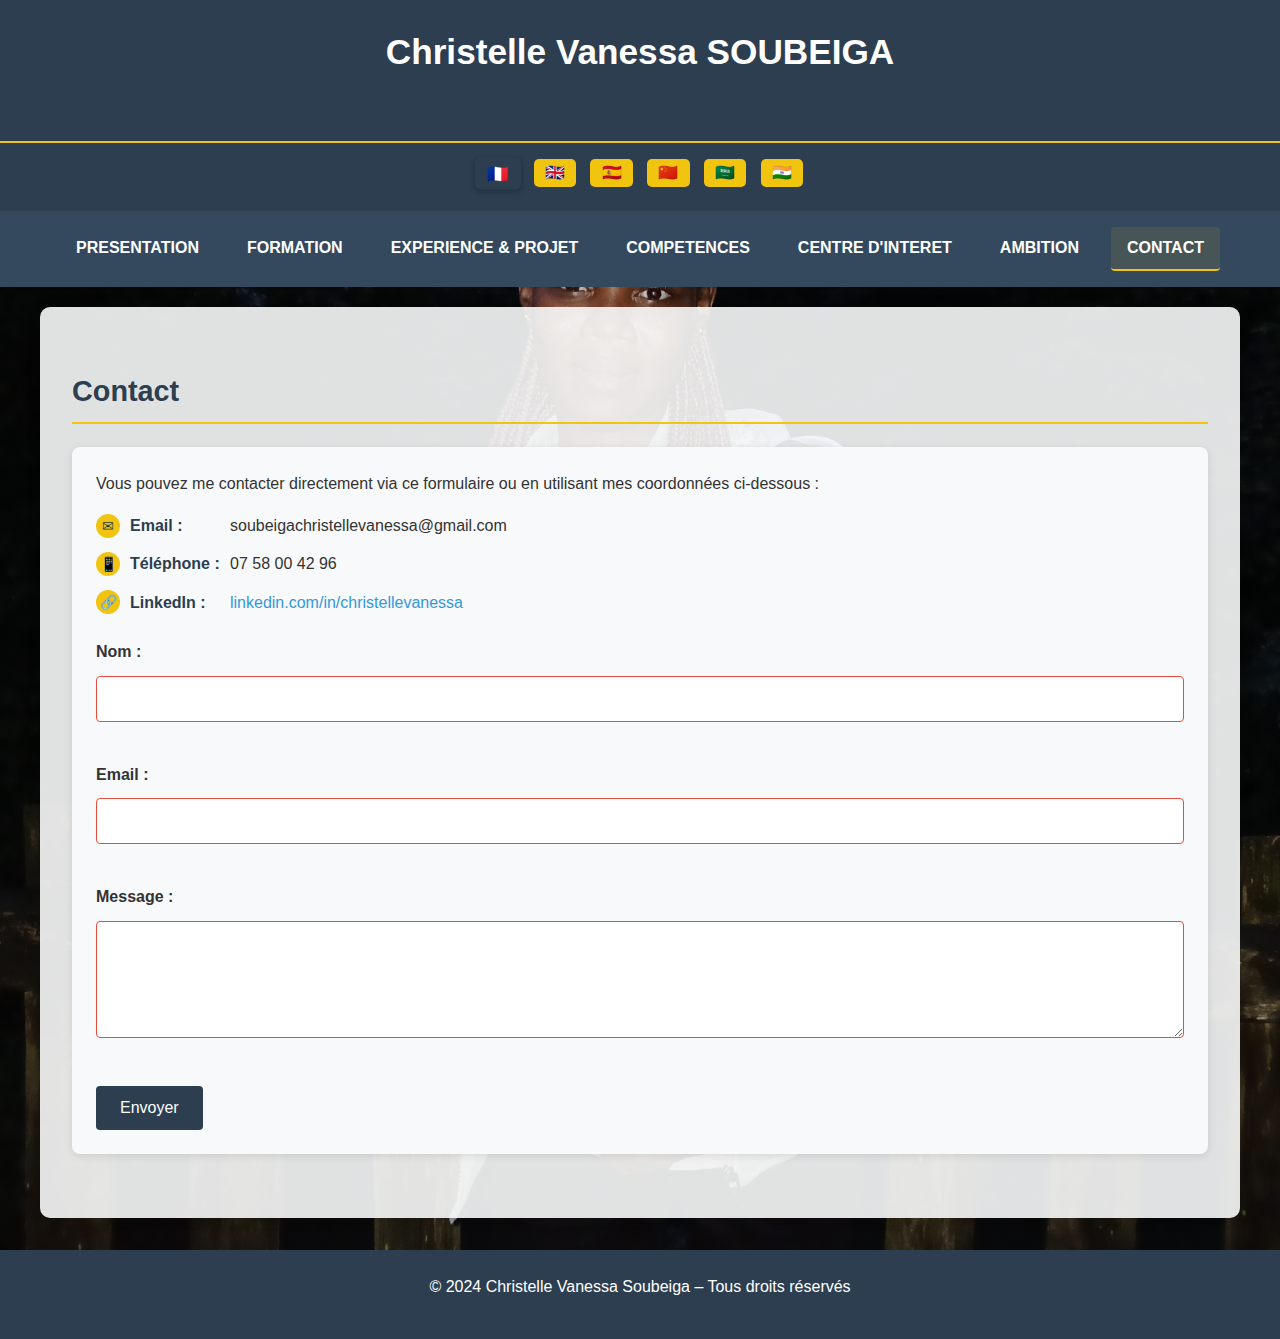
<file: CONTACT.html>
<!DOCTYPE html>
<html lang="fr">
<head>
  <meta charset="utf-8" />
  <meta name="viewport" content="width=device-width, initial-scale=1.0">
  <meta name="description" content="Coordonnées et formulaire de contact de Christelle Vanessa SOUBEIGA, étudiante en BUT Informatique à l'IUT d'Orsay">
  <title>Contact – Christelle Vanessa SOUBEIGA</title>
  
  <!-- Préchargement des ressources critiques -->
  <link rel="preload" href="./styles/index.css" as="style">
  
  <link rel="stylesheet" href="./styles/index.css" />
  <link rel="stylesheet" href="./styles/presentation.css" />
  <link rel="stylesheet" href="./styles/flexbox_101_nav.css" />
  <link rel="stylesheet" href="./styles/grid_101.css" />
  <link rel="stylesheet" href="./styles/float_101.css" />
  <link rel="stylesheet" href="./styles/formation.css" />
  <link rel="stylesheet" href="./styles/projet.css" />
  <link rel="stylesheet" href="./styles/ambition.css" />
  
  <script>
    function setLanguage(lang) {
      // Masquer toutes les sections linguistiques
      document.querySelectorAll(".lang").forEach(el => el.style.display = "none");
      
      // Afficher les sections dans la langue sélectionnée
      document.querySelectorAll(".lang." + lang).forEach(el => el.style.display = "block");
      
      // Ajuster la direction du document pour l'arabe
      if (lang === 'ar') {
        document.body.setAttribute('dir', 'rtl');
        document.querySelectorAll('.lang.ar').forEach(el => el.setAttribute('dir', 'rtl'));
      } else {
        document.body.setAttribute('dir', 'ltr');
      }
      
      // Enregistrer la préférence de langue
      localStorage.setItem('preferredLanguage', lang);
      
      // Mettre à jour les attributs lang des formulaires
      document.querySelectorAll('form').forEach(form => {
        form.setAttribute('lang', lang);
      });
      
      // Mettre à jour l'apparence des boutons de langue
      document.querySelectorAll('.language-buttons button').forEach(button => {
        if (button.getAttribute('onclick').includes(`'${lang}'`)) {
          button.classList.add('active-lang');
        } else {
          button.classList.remove('active-lang');
        }
      });
    }
    
    window.addEventListener("DOMContentLoaded", () => {
      // Récupérer la préférence de langue ou utiliser le français par défaut
      const savedLanguage = localStorage.getItem('preferredLanguage') || 'fr';
      
      // Vérifier si nous avons un paramètre de langue dans l'URL
      const urlParams = new URLSearchParams(window.location.search);
      const langParam = urlParams.get('lang');
      
      if (langParam && ['fr', 'en', 'es', 'zh', 'ar', 'hi'].includes(langParam)) {
        setLanguage(langParam);
      } else {
        setLanguage(savedLanguage);
      }
      
      // Modifier les liens pour conserver la langue lors de la navigation
      document.querySelectorAll('nav a').forEach(link => {
        const currentHref = link.getAttribute('href');
        if (currentHref && currentHref.includes('.html')) {
          const langToUse = langParam || savedLanguage;
          link.setAttribute('href', `${currentHref}?lang=${langToUse}`);
        }
      });
      
      // Améliorer les formulaires
      document.querySelectorAll('form').forEach(form => {
        // Ajouter une validation HTML5
        form.addEventListener('submit', function(event) {
          // Vérifier si le formulaire est valide avant soumission
          if (!this.checkValidity()) {
            event.preventDefault();
            // Mettre en évidence les champs invalides
            this.reportValidity();
          }
        });
      });
    });
  </script>
  
  <style>
    .language-buttons button.active-lang {
      background-color: #2c3e50;
      color: #f1c40f;
      transform: scale(1.1);
      box-shadow: 0 2px 5px rgba(0,0,0,0.2);
    }
    
    .skip-link {
      position: absolute;
      top: -40px;
      left: 0;
      background: #2c3e50;
      color: white;
      padding: 8px;
      z-index: 100;
      transition: top 0.3s;
    }

    .skip-link:focus {
      top: 0;
    }
    
    /* Focus visible pour tous les éléments interactifs */
    a:focus, button:focus, input:focus, textarea:focus, [tabindex]:focus {
      outline: 3px solid #3498db;
      outline-offset: 2px;
    }
    
    /* Styles améliorés pour les formulaires */
    .form-group {
      margin-bottom: 1.5em;
    }
    
    .form-group label {
      display: block;
      margin-bottom: 0.5em;
      font-weight: bold;
    }
    
    .form-control {
      width: 100%;
      padding: 0.8em;
      border: 1px solid #ddd;
      border-radius: 4px;
      font-size: 1em;
      transition: border-color 0.3s, box-shadow 0.3s;
    }
    
    .form-control:focus {
      border-color: #3498db;
      box-shadow: 0 0 0 2px rgba(52, 152, 219, 0.25);
    }
    
    .form-control:invalid {
      border-color: #e74c3c;
    }
    
    .btn-primary {
      background-color: #2c3e50;
      color: white;
      border: none;
      padding: 0.8em 1.5em;
      border-radius: 4px;
      cursor: pointer;
      font-size: 1em;
      transition: background-color 0.3s, transform 0.2s;
    }
    
    .btn-primary:hover {
      background-color: #1a252f;
      transform: translateY(-2px);
    }
    
    .btn-primary:active {
      transform: translateY(0);
    }
    
    /* Carte de contact améliorée */
    .contact-card {
      background-color: #f8f9fa;
      border-radius: 8px;
      padding: 1.5em;
      margin-bottom: 2em;
      box-shadow: 0 2px 8px rgba(0,0,0,0.1);
    }
    
    .contact-info {
      margin-bottom: 1.5em;
    }
    
    .contact-info ul {
      list-style: none;
      padding: 0;
    }
    
    .contact-info li {
      margin-bottom: 0.8em;
      display: flex;
      align-items: center;
    }
    
    .contact-icon {
      margin-right: 10px;
      width: 24px;
      height: 24px;
      display: flex;
      align-items: center;
      justify-content: center;
      background-color: #f1c40f;
      color: #2c3e50;
      border-radius: 50%;
      font-size: 14px;
    }
    
    /* Adaptation pour RTL */
    [dir="rtl"] .contact-icon {
      margin-right: 0;
      margin-left: 10px;
    }
  </style>
</head>
<body>
  <!-- Lien d'accessibilité pour passer au contenu principal -->
  <a href="#main-content" class="skip-link">Passer au contenu principal</a>

  <header>
    <h1>Christelle Vanessa SOUBEIGA</h1>
    <h2>Étudiante en BUT Informatique – IUT d'Orsay</h2>
    <div class="language-buttons" role="group" aria-label="Sélection de langue">
      <button onclick="setLanguage('fr')" aria-label="Français" title="Passer en français">🇫🇷</button>
      <button onclick="setLanguage('en')" aria-label="English" title="Switch to English">🇬🇧</button>
      <button onclick="setLanguage('es')" aria-label="Español" title="Cambiar a español">🇪🇸</button>
      <button onclick="setLanguage('zh')" aria-label="中文" title="切换到中文">🇨🇳</button>
      <button onclick="setLanguage('ar')" aria-label="العربية" title="التبديل إلى العربية">🇸🇦</button>
      <button onclick="setLanguage('hi')" aria-label="हिंदी" title="हिंदी में स्विच करें">🇮🇳</button>
    </div>
  </header>

  <nav aria-label="Navigation principale">
    <a href="./PRESENTATION.html">PRESENTATION</a>
    <a href="./FORMATION.html">FORMATION</a>
    <a href="./EXPERIENCE-PROJET.html">EXPERIENCE & PROJET</a>
    <a href="./COMPETENCES.html">COMPETENCES</a>
    <a href="./CENTRE-D'INTERET.html">CENTRE D'INTERET</a>
    <a href="./AMBITION.html">AMBITION</a>
    <a class="active" href="./CONTACT.html">CONTACT</a>
  </nav>

  <main id="main-content">
    <section class="lang fr">
      <h2>Contact</h2>
      
      <div class="contact-card">
        <div class="contact-info">
          <p>Vous pouvez me contacter directement via ce formulaire ou en utilisant mes coordonnées ci-dessous :</p>
          <ul>
            <li><span class="contact-icon">✉</span><strong>Email :</strong> soubeigachristellevanessa@gmail.com</li>
            <li><span class="contact-icon">📱</span><strong>Téléphone :</strong> 07 58 00 42 96</li>
            <li><span class="contact-icon">🔗</span><strong>LinkedIn :</strong> <a href="https://www.linkedin.com/in/christelle-vanessa-soubeiga-781149329/" target="_blank" rel="noopener">linkedin.com/in/christellevanessa</a></li>
          </ul>
        </div>

        <form action="https://formspree.io/f/mjkydyvg" method="POST" lang="fr" aria-label="Formulaire de contact">
          <div class="form-group">
            <label for="nom-fr" id="nom-label-fr">Nom :</label>
            <input type="text" id="nom-fr" name="nom" class="form-control" aria-labelledby="nom-label-fr" required />
          </div>

          <div class="form-group">
            <label for="email-fr" id="email-label-fr">Email :</label>
            <input type="email" id="email-fr" name="email" class="form-control" aria-labelledby="email-label-fr" required />
          </div>

          <div class="form-group">
            <label for="message-fr" id="message-label-fr">Message :</label>
            <textarea id="message-fr" name="message" rows="5" class="form-control" aria-labelledby="message-label-fr" required></textarea>
          </div>

          <input type="hidden" name="_subject" value="Nouveau message depuis le site web !" />
          <button type="submit" class="btn-primary" aria-label="Envoyer le formulaire">Envoyer</button>
        </form>
      </div>
    </section>

    <section class="lang en">
      <h2>Contact</h2>
      
      <div class="contact-card">
        <div class="contact-info">
          <p>You can contact me directly using this form or via the contact information below:</p>
          <ul>
            <li><span class="contact-icon">✉</span><strong>Email:</strong> soubeigachristellevanessa@gmail.com</li>
            <li><span class="contact-icon">📱</span><strong>Phone:</strong> +33 7 58 00 42 96</li>
            <li><span class="contact-icon">🔗</span><strong>LinkedIn:</strong> <a href="https://www.linkedin.com/in/christelle-vanessa-soubeiga-781149329/" target="_blank" rel="noopener">linkedin.com/in/christellevanessa</a></li>
          </ul>
        </div>
        
        <form action="https://formspree.io/f/mjkydyvg" method="POST" lang="en" aria-label="Contact form">
          <div class="form-group">
            <label for="nom-en" id="nom-label-en">Name:</label>
            <input type="text" id="nom-en" name="nom" class="form-control" aria-labelledby="nom-label-en" required />
          </div>

          <div class="form-group">
            <label for="email-en" id="email-label-en">Email:</label>
            <input type="email" id="email-en" name="email" class="form-control" aria-labelledby="email-label-en" required />
          </div>

          <div class="form-group">
            <label for="message-en" id="message-label-en">Message:</label>
            <textarea id="message-en" name="message" rows="5" class="form-control" aria-labelledby="message-label-en" required></textarea>
          </div>

          <input type="hidden" name="_subject" value="New message from the website!" />
          <button type="submit" class="btn-primary" aria-label="Send form">Send</button>
        </form>
      </div>
    </section>

    <section class="lang es">
      <h2>Contacto</h2>
      
      <div class="contact-card">
        <div class="contact-info">
          <p>Puedes contactarme directamente usando este formulario o a través de mis datos de contacto:</p>
          <ul>
            <li><span class="contact-icon">✉</span><strong>Email:</strong> soubeigachristellevanessa@gmail.com</li>
            <li><span class="contact-icon">📱</span><strong>Teléfono:</strong> +33 7 58 00 42 96</li>
            <li><span class="contact-icon">🔗</span><strong>LinkedIn:</strong> <a href="https://www.linkedin.com/in/christelle-vanessa-soubeiga-781149329/" target="_blank" rel="noopener">linkedin.com/in/christellevanessa</a></li>
          </ul>
        </div>

        <form action="https://formspree.io/f/mjkydyvg" method="POST" lang="es" aria-label="Formulario de contacto">
          <div class="form-group">
            <label for="nom-es" id="nom-label-es">Nombre:</label>
            <input type="text" id="nom-es" name="nom" class="form-control" aria-labelledby="nom-label-es" required />
          </div>

          <div class="form-group">
            <label for="email-es" id="email-label-es">Correo electrónico:</label>
            <input type="email" id="email-es" name="email" class="form-control" aria-labelledby="email-label-es" required />
          </div>

          <div class="form-group">
            <label for="message-es" id="message-label-es">Mensaje:</label>
            <textarea id="message-es" name="message" rows="5" class="form-control" aria-labelledby="message-label-es" required></textarea>
          </div>

          <input type="hidden" name="_subject" value="¡Nuevo mensaje desde el sitio web!" />
          <button type="submit" class="btn-primary" aria-label="Enviar formulario">Enviar</button>
        </form>
      </div>
    </section>

    <section class="lang zh">
      <h2>联系方式</h2>
      
      <div class="contact-card">
        <div class="contact-info">
          <p>您可以通过此表单或以下联系方式直接联系我：</p>
          <ul>
            <li><span class="contact-icon">✉</span><strong>邮箱：</strong> soubeigachristellevanessa@gmail.com</li>
            <li><span class="contact-icon">📱</span><strong>电话：</strong> +33 7 58 00 42 96</li>
            <li><span class="contact-icon">🔗</span><strong>LinkedIn：</strong> <a href="https://www.linkedin.com/in/christelle-vanessa-soubeiga-781149329/" target="_blank" rel="noopener">linkedin.com/in/christellevanessa</a></li>
          </ul>
        </div>

        <form action="https://formspree.io/f/mjkydyvg" method="POST" lang="zh" aria-label="联系表单">
          <div class="form-group">
            <label for="nom-zh" id="nom-label-zh">姓名：</label>
            <input type="text" id="nom-zh" name="nom" class="form-control" aria-labelledby="nom-label-zh" required />
          </div>

          <div class="form-group">
            <label for="email-zh" id="email-label-zh">电子邮箱：</label>
            <input type="email" id="email-zh" name="email" class="form-control" aria-labelledby="email-label-zh" required />
          </div>

          <div class="form-group">
            <label for="message-zh" id="message-label-zh">留言：</label>
            <textarea id="message-zh" name="message" rows="5" class="form-control" aria-labelledby="message-label-zh" required></textarea>
          </div>

          <input type="hidden" name="_subject" value="网站新消息！" />
          <button type="submit" class="btn-primary" aria-label="发送表单">发送</button>
        </form>
      </div>
    </section>

    <section class="lang ar" dir="rtl">
      <h2>تواصل معنا</h2>
      
      <div class="contact-card">
        <div class="contact-info">
          <p>يمكنك التواصل معي مباشرة باستخدام هذا النموذج أو عبر معلومات الاتصال الخاصة بي:</p>
          <ul>
            <li><span class="contact-icon">✉</span><strong>البريد الإلكتروني:</strong> soubeigachristellevanessa@gmail.com</li>
            <li><span class="contact-icon">📱</span><strong>الهاتف:</strong> +33 7 58 00 42 96</li>
            <li><span class="contact-icon">🔗</span><strong>LinkedIn:</strong> <a href="https://www.linkedin.com/in/christelle-vanessa-soubeiga-781149329/" target="_blank" rel="noopener">linkedin.com/in/christellevanessa</a></li>
          </ul>
        </div>

        <form action="https://formspree.io/f/mjkydyvg" method="POST" lang="ar" aria-label="نموذج الاتصال" dir="rtl">
          <div class="form-group">
            <label for="nom-ar" id="nom-label-ar">الاسم:</label>
            <input type="text" id="nom-ar" name="nom" class="form-control" aria-labelledby="nom-label-ar" required />
          </div>

          <div class="form-group">
            <label for="email-ar" id="email-label-ar">البريد الإلكتروني:</label>
            <input type="email" id="email-ar" name="email" class="form-control" aria-labelledby="email-label-ar" required />
          </div>

          <div class="form-group">
            <label for="message-ar" id="message-label-ar">الرسالة:</label>
            <textarea id="message-ar" name="message" rows="5" class="form-control" aria-labelledby="message-label-ar" required></textarea>
          </div>

          <input type="hidden" name="_subject" value="رسالة جديدة من الموقع!" />
          <button type="submit" class="btn-primary" aria-label="إرسال النموذج">إرسال</button>
        </form>
      </div>
    </section>

    <section class="lang hi">
      <h2>संपर्क</h2>
      
      <div class="contact-card">
        <div class="contact-info">
          <p>आप इस फॉर्म का उपयोग करके या मेरे संपर्क विवरण के माध्यम से मुझसे सीधे संपर्क कर सकते हैं:</p>
          <ul>
            <li><span class="contact-icon">✉</span><strong>ईमेल:</strong> soubeigachristellevanessa@gmail.com</li>
            <li><span class="contact-icon">📱</span><strong>फोन:</strong> +33 7 58 00 42 96</li>
            <li><span class="contact-icon">🔗</span><strong>LinkedIn:</strong> <a href="https://www.linkedin.com/in/christelle-vanessa-soubeiga-781149329/" target="_blank" rel="noopener">linkedin.com/in/christellevanessa</a></li>
          </ul>
        </div>

        <form action="https://formspree.io/f/mjkydyvg" method="POST" lang="hi" aria-label="संपर्क फॉर्म">
          <div class="form-group">
            <label for="nom-hi" id="nom-label-hi">नाम:</label>
            <input type="text" id="nom-hi" name="nom" class="form-control" aria-labelledby="nom-label-hi" required />
          </div>

          <div class="form-group">
            <label for="email-hi" id="email-label-hi">ईमेल:</label>
            <input type="email" id="email-hi" name="email" class="form-control" aria-labelledby="email-label-hi" required />
          </div>

          <div class="form-group">
            <label for="message-hi" id="message-label-hi">संदेश:</label>
            <textarea id="message-hi" name="message" rows="5" class="form-control" aria-labelledby="message-label-hi" required></textarea>
          </div>

          <input type="hidden" name="_subject" value="वेबसाइट से नया संदेश!" />
          <button type="submit" class="btn-primary" aria-label="फॉर्म भेजें">भेजें</button>
        </form>
      </div>
    </section>
  </main>

  <footer>
    <p>© 2024 Christelle Vanessa Soubeiga – Tous droits réservés</p>
  </footer>
</body>
</html>
</file>
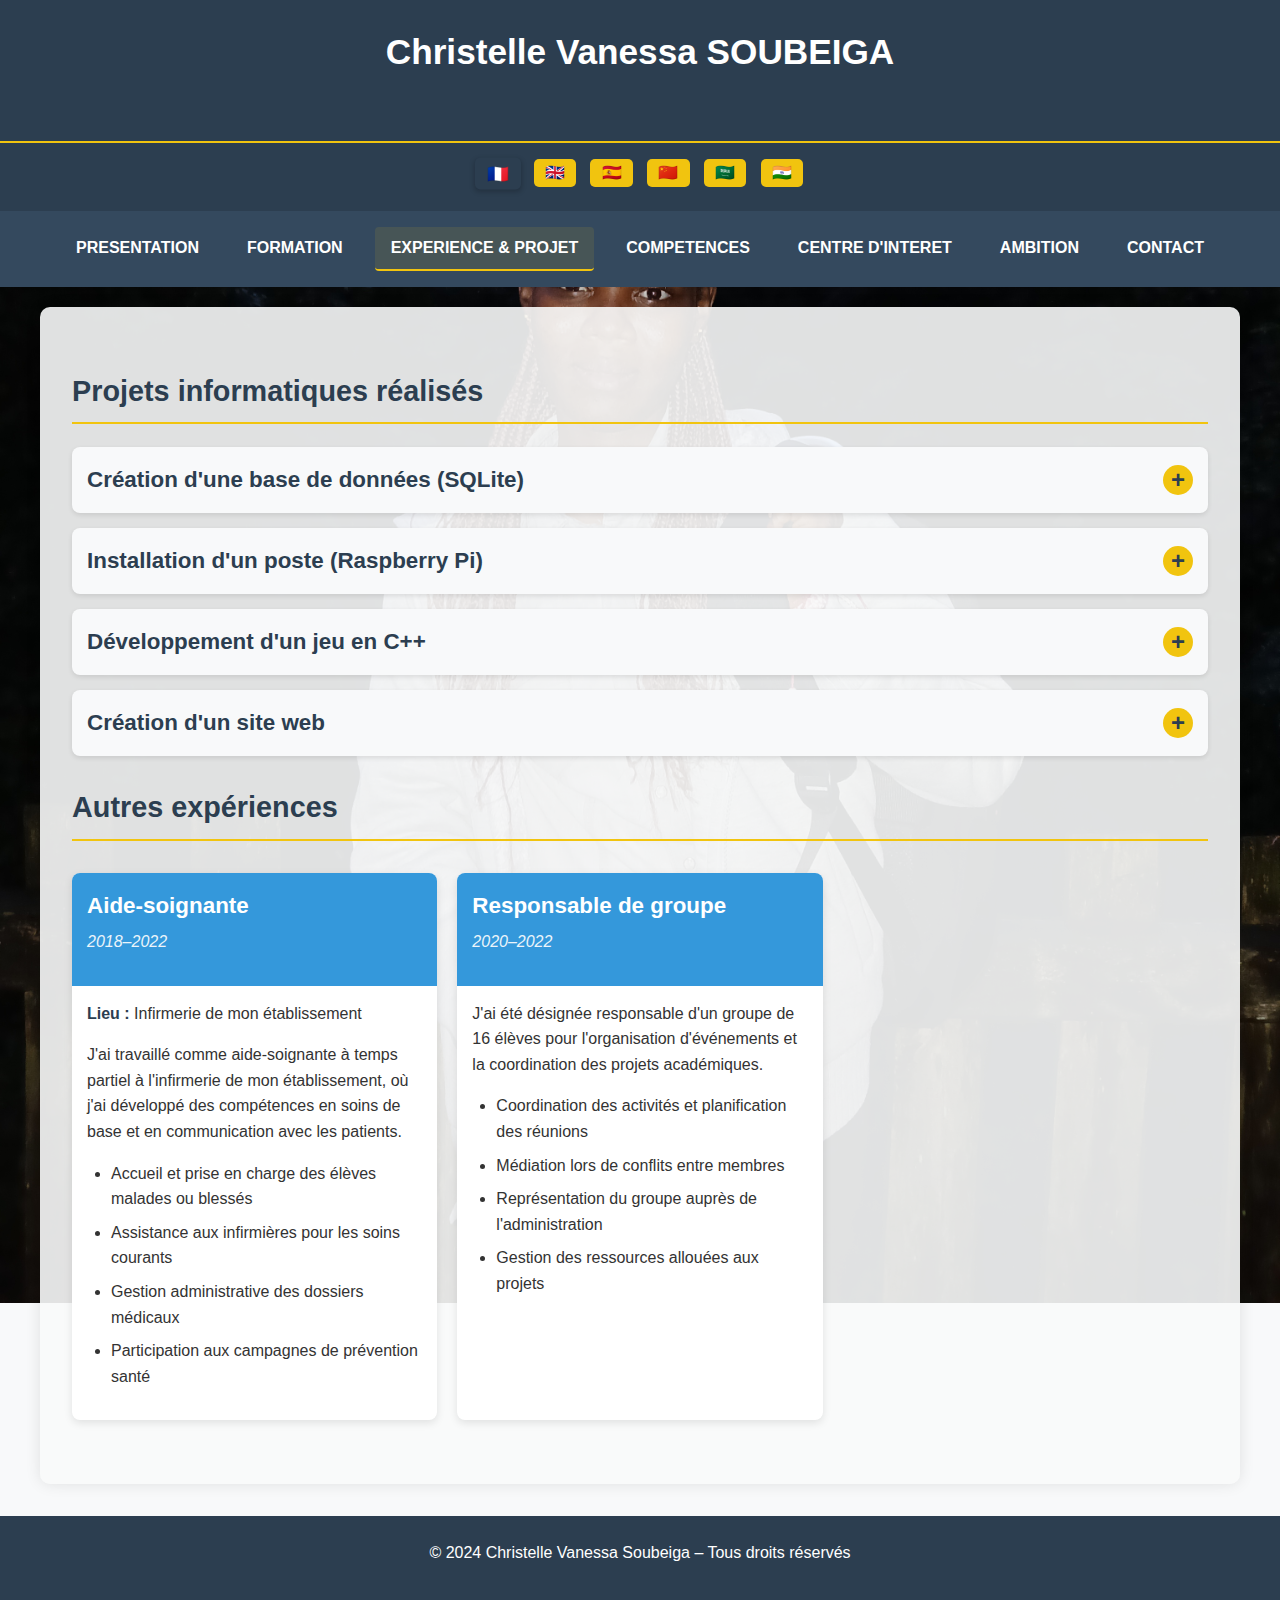
<file: EXPERIENCE-PROJET.html>
<!DOCTYPE html>
<html lang="fr">
<head>
  <meta charset="utf-8" />
  <meta name="viewport" content="width=device-width, initial-scale=1.0">
  <meta name="description" content="Expériences et projets de Christelle Vanessa SOUBEIGA, étudiante en BUT Informatique à l'IUT d'Orsay">
  <title>Expérience & Projet – Christelle Vanessa SOUBEIGA</title>
  
  <!-- Préchargement des ressources critiques -->
  <link rel="preload" href="./styles/index.css" as="style">
  
  <link rel="stylesheet" href="./styles/index.css" />
  <link rel="stylesheet" href="./styles/presentation.css" />
  <link rel="stylesheet" href="./styles/flexbox_101_nav.css" />
  <link rel="stylesheet" href="./styles/grid_101.css" />
  <link rel="stylesheet" href="./styles/float_101.css" />
  <link rel="stylesheet" href="./styles/formation.css" />
  <link rel="stylesheet" href="./styles/projet.css" />
  <link rel="stylesheet" href="./styles/ambition.css" />
  
  <script>
    function setLanguage(lang) {
      // Masquer toutes les sections linguistiques
      document.querySelectorAll(".lang").forEach(el => el.style.display = "none");
      
      // Afficher les sections dans la langue sélectionnée
      document.querySelectorAll(".lang." + lang).forEach(el => el.style.display = "block");
      
      // Ajuster la direction du document pour l'arabe
      if (lang === 'ar') {
        document.body.setAttribute('dir', 'rtl');
        document.querySelectorAll('.lang.ar').forEach(el => el.setAttribute('dir', 'rtl'));
      } else {
        document.body.setAttribute('dir', 'ltr');
      }
      
      // Enregistrer la préférence de langue
      localStorage.setItem('preferredLanguage', lang);
      
      // Mettre à jour l'apparence des boutons de langue
      document.querySelectorAll('.language-buttons button').forEach(button => {
        if (button.getAttribute('onclick').includes(`'${lang}'`)) {
          button.classList.add('active-lang');
        } else {
          button.classList.remove('active-lang');
        }
      });
    }
    
    function toggleProjectDetails(projectId) {
      const projectItem = document.getElementById(projectId);
      if (projectItem) {
        projectItem.classList.toggle('active');
        
        // Mettre à jour l'attribut aria-expanded
        const isExpanded = projectItem.classList.contains('active');
        projectItem.setAttribute('aria-expanded', isExpanded);
      }
    }
    
    window.addEventListener("DOMContentLoaded", () => {
      // Récupérer la préférence de langue ou utiliser le français par défaut
      const savedLanguage = localStorage.getItem('preferredLanguage') || 'fr';
      
      // Vérifier si nous avons un paramètre de langue dans l'URL
      const urlParams = new URLSearchParams(window.location.search);
      const langParam = urlParams.get('lang');
      
      if (langParam && ['fr', 'en', 'es', 'zh', 'ar', 'hi'].includes(langParam)) {
        setLanguage(langParam);
      } else {
        setLanguage(savedLanguage);
      }
      
      // Modifier les liens pour conserver la langue lors de la navigation
      document.querySelectorAll('nav a').forEach(link => {
        const currentHref = link.getAttribute('href');
        if (currentHref && currentHref.includes('.html')) {
          const langToUse = langParam || savedLanguage;
          link.setAttribute('href', `${currentHref}?lang=${langToUse}`);
        }
      });
      
      // Initialiser les projets interactifs
      document.querySelectorAll('.project-item').forEach(item => {
        item.setAttribute('aria-expanded', 'false');
      });
    });
  </script>
  
</head>
<body>
  <!-- Lien d'accessibilité pour passer au contenu principal -->
  <a href="#main-content" class="skip-link">Passer au contenu principal</a>

  <header>
    <h1>Christelle Vanessa SOUBEIGA</h1>
    <h2>Étudiante en BUT Informatique – IUT d'Orsay</h2>
    <div class="language-buttons" role="group" aria-label="Sélection de langue">
      <button onclick="setLanguage('fr')" aria-label="Français" title="Passer en français">🇫🇷</button>
      <button onclick="setLanguage('en')" aria-label="English" title="Switch to English">🇬🇧</button>
      <button onclick="setLanguage('es')" aria-label="Español" title="Cambiar a español">🇪🇸</button>
      <button onclick="setLanguage('zh')" aria-label="中文" title="切换到中文">🇨🇳</button>
      <button onclick="setLanguage('ar')" aria-label="العربية" title="التبديل إلى العربية">🇸🇦</button>
      <button onclick="setLanguage('hi')" aria-label="हिंदी" title="हिंदी में स्विच करें">🇮🇳</button>
    </div>
  </header>

  <nav aria-label="Navigation principale">
    <a href="./PRESENTATION.html">PRESENTATION</a>
    <a href="./FORMATION.html">FORMATION</a>
    <a class="active" href="./EXPERIENCE-PROJET.html">EXPERIENCE & PROJET</a>
    <a href="./COMPETENCES.html">COMPETENCES</a>
    <a href="./CENTRE-D'INTERET.html">CENTRE D'INTERET</a>
    <a href="./AMBITION.html">AMBITION</a>
    <a href="./CONTACT.html">CONTACT</a>
  </nav>

  <main id="main-content">
    <!-- Section française -->
    <section class="lang fr">
      <h2>Projets informatiques réalisés</h2>
      
      <ul class="project-list">
        <li id="project-db" class="project-item" onclick="toggleProjectDetails('project-db')" 
            tabindex="0" role="button" aria-expanded="false" 
            onkeypress="if(event.key==='Enter') toggleProjectDetails('project-db')">
          <div class="project-title">
            <h3>Création d'une base de données (SQLite)</h3>
            <div class="project-icon">+</div>
          </div>
          <div class="project-details">
            <p>J'ai développé une base de données complète utilisant SQLite pour la gestion de stock et la facturation d'une petite entreprise.</p>
            <ul>
              <li>Conception du schéma de base de données</li>
              <li>Implémentation des tables et relations</li>
              <li>Création de requêtes SQL complexes pour l'analyse des données</li>
              <li>Développement d'une interface simple pour l'interaction avec les données</li>
            </ul>
            <div class="project-tech-list">
              <span class="tech-tag">SQLite</span>
              <span class="tech-tag">SQL</span>
              <span class="tech-tag">Base de données</span>
              <span class="tech-tag">Gestion de stock</span>
            </div>
          </div>
        </li>
        
        <li id="project-raspberry" class="project-item" onclick="toggleProjectDetails('project-raspberry')"
            tabindex="0" role="button" aria-expanded="false"
            onkeypress="if(event.key==='Enter') toggleProjectDetails('project-raspberry')">
          <div class="project-title">
            <h3>Installation d'un poste (Raspberry Pi)</h3>
            <div class="project-icon">+</div>
          </div>
          <div class="project-details">
            <p>J'ai configuré un système Raspberry Pi complet pour servir de station de travail légère et de serveur local.</p>
            <ul>
              <li>Installation et configuration du système d'exploitation Linux</li>
              <li>Sécurisation du système et configuration du réseau</li>
              <li>Mise en place des services nécessaires</li>
              <li>Automatisation des tâches administratives</li>
            </ul>
            <div class="project-tech-list">
              <span class="tech-tag">Raspberry Pi</span>
              <span class="tech-tag">Linux</span>
              <span class="tech-tag">Administration système</span>
              <span class="tech-tag">Réseaux</span>
            </div>
          </div>
        </li>
        
        <li id="project-game" class="project-item" onclick="toggleProjectDetails('project-game')"
            tabindex="0" role="button" aria-expanded="false"
            onkeypress="if(event.key==='Enter') toggleProjectDetails('project-game')">
          <div class="project-title">
            <h3>Développement d'un jeu en C++</h3>
            <div class="project-icon">+</div>
          </div>
          <div class="project-details">
            <p>J'ai créé un jeu 2D utilisant C++ et la bibliothèque SDL2 dans le cadre d'un projet académique.</p>
            <ul>
              <li>Conception de l'architecture du jeu</li>
              <li>Implémentation des mécaniques et de la physique</li>
              <li>Création de l'interface utilisateur</li>
              <li>Gestion des événements et des collisions</li>
            </ul>
            <div class="project-tech-list">
              <span class="tech-tag">C++</span>
              <span class="tech-tag">SDL2</span>
              <span class="tech-tag">POO</span>
              <span class="tech-tag">Développement de jeux</span>
            </div>
          </div>
        </li>
        
        <li id="project-web" class="project-item" onclick="toggleProjectDetails('project-web')"
            tabindex="0" role="button" aria-expanded="false"
            onkeypress="if(event.key==='Enter') toggleProjectDetails('project-web')">
          <div class="project-title">
            <h3>Création d'un site web</h3>
            <div class="project-icon">+</div>
          </div>
          <div class="project-details">
            <p>J'ai conçu et développé un site web responsive en utilisant HTML, CSS et un peu de JavaScript.</p>
            <ul>
              <li>Maquettage et conception de l'interface utilisateur</li>
              <li>Implémentation de la structure en HTML sémantique</li>
              <li>Stylisation avec CSS pour différents appareils</li>
              <li>Ajout d'interactivité avec JavaScript</li>
            </ul>
            <div class="project-tech-list">
              <span class="tech-tag">HTML</span>
              <span class="tech-tag">CSS</span>
              <span class="tech-tag">JavaScript</span>
              <span class="tech-tag">Responsive Design</span>
            </div>
          </div>
        </li>
      </ul>
      
      <h2>Autres expériences</h2>
      <div class="experience-container">
        <div class="experience-card">
          <div class="experience-header">
            <h3>Aide-soignante</h3>
            <p class="experience-period">2018–2022</p>
          </div>
          <div class="experience-content">
            <p><strong>Lieu :</strong> Infirmerie de mon établissement</p>
            <p>J'ai travaillé comme aide-soignante à temps partiel à l'infirmerie de mon établissement, où j'ai développé des compétences en soins de base et en communication avec les patients.</p>
            <ul>
              <li>Accueil et prise en charge des élèves malades ou blessés</li>
              <li>Assistance aux infirmières pour les soins courants</li>
              <li>Gestion administrative des dossiers médicaux</li>
              <li>Participation aux campagnes de prévention santé</li>
            </ul>
          </div>
        </div>
        
        <div class="experience-card">
          <div class="experience-header">
            <h3>Responsable de groupe</h3>
            <p class="experience-period">2020–2022</p>
          </div>
          <div class="experience-content">
            <p>J'ai été désignée responsable d'un groupe de 16 élèves pour l'organisation d'événements et la coordination des projets académiques.</p>
            <ul>
              <li>Coordination des activités et planification des réunions</li>
              <li>Médiation lors de conflits entre membres</li>
              <li>Représentation du groupe auprès de l'administration</li>
              <li>Gestion des ressources allouées aux projets</li>
            </ul>
          </div>
        </div>
      </div>
    </section>

    <!-- Section anglaise -->
    <section class="lang en">
      <h2>Completed IT Projects</h2>
      
      <ul class="project-list">
        <li id="project-db-en" class="project-item" onclick="toggleProjectDetails('project-db-en')"
            tabindex="0" role="button" aria-expanded="false"
            onkeypress="if(event.key==='Enter') toggleProjectDetails('project-db-en')">
          <div class="project-title">
            <h3>Database Creation (SQLite)</h3>
            <div class="project-icon">+</div>
          </div>
          <div class="project-details">
            <p>I developed a complete database using SQLite for inventory management and billing for a small business.</p>
            <ul>
              <li>Database schema design</li>
              <li>Implementation of tables and relationships</li>
              <li>Creation of complex SQL queries for data analysis</li>
              <li>Development of a simple interface for data interaction</li>
            </ul>
            <div class="project-tech-list">
              <span class="tech-tag">SQLite</span>
              <span class="tech-tag">SQL</span>
              <span class="tech-tag">Database</span>
              <span class="tech-tag">Inventory Management</span>
            </div>
          </div>
        </li>
        
        <li id="project-raspberry-en" class="project-item" onclick="toggleProjectDetails('project-raspberry-en')"
            tabindex="0" role="button" aria-expanded="false"
            onkeypress="if(event.key==='Enter') toggleProjectDetails('project-raspberry-en')">
          <div class="project-title">
            <h3>Development Setup (Raspberry Pi)</h3>
            <div class="project-icon">+</div>
          </div>
          <div class="project-details">
            <p>I configured a complete Raspberry Pi system to serve as a lightweight workstation and local server.</p>
            <ul>
              <li>Installation and configuration of Linux operating system</li>
              <li>System security and network configuration</li>
              <li>Setup of necessary services</li>
              <li>Automation of administrative tasks</li>
            </ul>
            <div class="project-tech-list">
              <span class="tech-tag">Raspberry Pi</span>
              <span class="tech-tag">Linux</span>
              <span class="tech-tag">System Administration</span>
              <span class="tech-tag">Networks</span>
            </div>
          </div>
        </li>
        
        <li id="project-game-en" class="project-item" onclick="toggleProjectDetails('project-game-en')"
            tabindex="0" role="button" aria-expanded="false"
            onkeypress="if(event.key==='Enter') toggleProjectDetails('project-game-en')">
          <div class="project-title">
            <h3>Game Development in C++</h3>
            <div class="project-icon">+</div>
          </div>
          <div class="project-details">
            <p>I created a 2D game using C++ and the SDL2 library as part of an academic project.</p>
            <ul>
              <li>Game architecture design</li>
              <li>Implementation of game mechanics and physics</li>
              <li>Creation of user interface</li>
              <li>Event handling and collision detection</li>
            </ul>
            <div class="project-tech-list">
              <span class="tech-tag">C++</span>
              <span class="tech-tag">SDL2</span>
              <span class="tech-tag">OOP</span>
              <span class="tech-tag">Game Development</span>
            </div>
          </div>
        </li>
        
        <li id="project-web-en" class="project-item" onclick="toggleProjectDetails('project-web-en')"
            tabindex="0" role="button" aria-expanded="false"
            onkeypress="if(event.key==='Enter') toggleProjectDetails('project-web-en')">
          <div class="project-title">
            <h3>Website Creation</h3>
            <div class="project-icon">+</div>
          </div>
          <div class="project-details">
            <p>I designed and developed a responsive website using HTML, CSS, and a bit of JavaScript.</p>
            <ul>
              <li>Wireframing and user interface design</li>
              <li>Implementation of semantic HTML structure</li>
              <li>CSS styling for different devices</li>
              <li>Adding interactivity with JavaScript</li>
            </ul>
            <div class="project-tech-list">
              <span class="tech-tag">HTML</span>
              <span class="tech-tag">CSS</span>
              <span class="tech-tag">JavaScript</span>
              <span class="tech-tag">Responsive Design</span>
            </div>
          </div>
        </li>
      </ul>
      
      <h2>Other experiences</h2>
      <div class="experience-container">
        <div class="experience-card">
          <div class="experience-header">
            <h3>Care Assistant</h3>
            <p class="experience-period">2018–2022</p>
          </div>
          <div class="experience-content">
            <p><strong>Location:</strong> School infirmary</p>
            <p>I worked as a part-time care assistant at my school's infirmary, where I developed skills in basic care and patient communication.</p>
            <ul>
              <li>Reception and care of sick or injured students</li>
              <li>Assistance to nurses for routine care</li>
              <li>Administrative management of medical records</li>
              <li>Participation in health prevention campaigns</li>
            </ul>
          </div>
        </div>
        
        <div class="experience-card">
          <div class="experience-header">
            <h3>Group Leader</h3>
            <p class="experience-period">2020–2022</p>
          </div>
          <div class="experience-content">
            <p>I was appointed as the leader of a group of 16 students for event organization and academic project coordination.</p>
            <ul>
              <li>Coordination of activities and meeting planning</li>
              <li>Mediation during conflicts between members</li>
              <li>Group representation to administration</li>
              <li>Management of resources allocated to projects</li>
            </ul>
          </div>
        </div>
      </div>
    </section>

    <!-- Section espagnole -->
    <section class="lang es">
      <h2>Proyectos informáticos realizados</h2>
      
      <ul class="project-list">
        <li id="project-db-es" class="project-item" onclick="toggleProjectDetails('project-db-es')"
            tabindex="0" role="button" aria-expanded="false"
            onkeypress="if(event.key==='Enter') toggleProjectDetails('project-db-es')">
          <div class="project-title">
            <h3>Base de datos (SQLite)</h3>
            <div class="project-icon">+</div>
          </div>
          <div class="project-details">
            <p>Desarrollé una base de datos completa utilizando SQLite para la gestión de inventario y facturación para una pequeña empresa.</p>
            <ul>
              <li>Diseño del esquema de la base de datos</li>
              <li>Implementación de tablas y relaciones</li>
              <li>Creación de consultas SQL complejas para análisis de datos</li>
              <li>Desarrollo de una interfaz simple para la interacción con los datos</li>
            </ul>
            <div class="project-tech-list">
              <span class="tech-tag">SQLite</span>
              <span class="tech-tag">SQL</span>
              <span class="tech-tag">Base de datos</span>
              <span class="tech-tag">Gestión de inventario</span>
            </div>
          </div>
        </li>
        
        <li id="project-raspberry-es" class="project-item" onclick="toggleProjectDetails('project-raspberry-es')"
            tabindex="0" role="button" aria-expanded="false"
            onkeypress="if(event.key==='Enter') toggleProjectDetails('project-raspberry-es')">
          <div class="project-title">
            <h3>Configuración de sistema (Raspberry Pi)</h3>
            <div class="project-icon">+</div>
          </div>
          <div class="project-details">
            <p>Configuré un sistema Raspberry Pi completo para servir como estación de trabajo ligera y servidor local.</p>
            <ul>
              <li>Instalación y configuración del sistema operativo Linux</li>
              <li>Seguridad del sistema y configuración de red</li>
              <li>Configuración de servicios necesarios</li>
              <li>Automatización de tareas administrativas</li>
            </ul>
            <div class="project-tech-list">
              <span class="tech-tag">Raspberry Pi</span>
              <span class="tech-tag">Linux</span>
              <span class="tech-tag">Administración de sistemas</span>
              <span class="tech-tag">Redes</span>
            </div>
          </div>
        </li>
        
        <li id="project-game-es" class="project-item" onclick="toggleProjectDetails('project-game-es')"
            tabindex="0" role="button" aria-expanded="false"
            onkeypress="if(event.key==='Enter') toggleProjectDetails('project-game-es')">
          <div class="project-title">
            <h3>Juego en C++</h3>
            <div class="project-icon">+</div>
          </div>
          <div class="project-details">
            <p>Creé un juego 2D utilizando C++ y la biblioteca SDL2 como parte de un proyecto académico.</p>
            <ul>
              <li>Diseño de arquitectura del juego</li>
              <li>Implementación de mecánicas y física del juego</li>
              <li>Creación de interfaz de usuario</li>
              <li>Gestión de eventos y detección de colisiones</li>
            </ul>
            <div class="project-tech-list">
              <span class="tech-tag">C++</span>
              <span class="tech-tag">SDL2</span>
              <span class="tech-tag">POO</span>
              <span class="tech-tag">Desarrollo de juegos</span>
            </div>
          </div>
        </li>
        
        <li id="project-web-es" class="project-item" onclick="toggleProjectDetails('project-web-es')"
            tabindex="0" role="button" aria-expanded="false"
            onkeypress="if(event.key==='Enter') toggleProjectDetails('project-web-es')">
          <div class="project-title">
            <h3>Sitio web</h3>
            <div class="project-icon">+</div>
          </div>
          <div class="project-details">
            <p>Diseñé y desarrollé un sitio web responsive utilizando HTML, CSS y JavaScript.</p>
            <ul>
              <li>Diseño de wireframes e interfaz de usuario</li>
              <li>Implementación de estructura HTML semántica</li>
              <li>Estilización con CSS para diferentes dispositivos</li>
              <li>Adición de interactividad con JavaScript</li>
            </ul>
            <div class="project-tech-list">
              <span class="tech-tag">HTML</span>
              <span class="tech-tag">CSS</span>
              <span class="tech-tag">JavaScript</span>
              <span class="tech-tag">Diseño Responsive</span>
            </div>
          </div>
        </li>
      </ul>
      
      <h2>Otras experiencias</h2>
      <div class="experience-container">
        <div class="experience-card">
          <div class="experience-header">
            <h3>Asistente de enfermería</h3>
            <p class="experience-period">2018–2022</p>
          </div>
          <div class="experience-content">
            <p><strong>Ubicación:</strong> Enfermería escolar</p>
            <p>Trabajé como asistente de enfermería a tiempo parcial en la enfermería de mi escuela, donde desarrollé habilidades en cuidados básicos y comunicación con pacientes.</p>
            <ul>
              <li>Recepción y atención de estudiantes enfermos o heridos</li>
              <li>Asistencia a enfermeras para cuidados rutinarios</li>
              <li>Gestión administrativa de registros médicos</li>
              <li>Participación en campañas de prevención de salud</li>
            </ul>
          </div>
        </div>
        
        <div class="experience-card">
          <div class="experience-header">
            <h3>Líder de grupo</h3>
            <p class="experience-period">2020–2022</p>
          </div>
          <div class="experience-content">
            <p>Fui designada como líder de un grupo de 16 estudiantes para la organización de eventos y coordinación de proyectos académicos.</p>
            <ul>
              <li>Coordinación de actividades y planificación de reuniones</li>
              <li>Mediación durante conflictos entre miembros</li>
              <li>Representación del grupo ante la administración</li>
              <li>Gestión de recursos asignados a proyectos</li>
            </ul>
          </div>
        </div>
      </div>
    </section>

    <!-- Section chinoise -->
    <section class="lang zh">
      <h2>完成的IT项目</h2>
      
      <ul class="project-list">
        <li id="project-db-zh" class="project-item" onclick="toggleProjectDetails('project-db-zh')"
            tabindex="0" role="button" aria-expanded="false"
            onkeypress="if(event.key==='Enter') toggleProjectDetails('project-db-zh')">
          <div class="project-title">
            <h3>SQLite数据库创建</h3>
            <div class="project-icon">+</div>
          </div>
          <div class="project-details">
            <p>我使用SQLite开发了一个完整的数据库，用于小型企业的库存管理和账单管理。</p>
            <ul>
              <li>数据库架构设计</li>
              <li>实现表格和关系</li>
              <li>创建复杂的SQL查询进行数据分析</li>
              <li>开发简单界面与数据交互</li>
            </ul>
            <div class="project-tech-list">
              <span class="tech-tag">SQLite</span>
              <span class="tech-tag">SQL</span>
              <span class="tech-tag">数据库</span>
              <span class="tech-tag">库存管理</span>
            </div>
          </div>
        </li>
        
        <li id="project-raspberry-zh" class="project-item" onclick="toggleProjectDetails('project-raspberry-zh')"
            tabindex="0" role="button" aria-expanded="false"
            onkeypress="if(event.key==='Enter') toggleProjectDetails('project-raspberry-zh')">
          <div class="project-title">
            <h3>开发环境 (Raspberry Pi)</h3>
            <div class="project-icon">+</div>
          </div>
          <div class="project-details">
            <p>我配置了一个完整的Raspberry Pi系统，用作轻量级工作站和本地服务器。</p>
            <ul>
              <li>安装和配置Linux操作系统</li>
              <li>系统安全和网络配置</li>
              <li>设置必要的服务</li>
              <li>自动化管理任务</li>
            </ul>
            <div class="project-tech-list">
              <span class="tech-tag">Raspberry Pi</span>
              <span class="tech-tag">Linux</span>
              <span class="tech-tag">系统管理</span>
              <span class="tech-tag">网络</span>
            </div>
          </div>
        </li>
        
        <li id="project-game-zh" class="project-item" onclick="toggleProjectDetails('project-game-zh')"
            tabindex="0" role="button" aria-expanded="false"
            onkeypress="if(event.key==='Enter') toggleProjectDetails('project-game-zh')">
          <div class="project-title">
            <h3>C++游戏开发</h3>
            <div class="project-icon">+</div>
          </div>
          <div class="project-details">
            <p>我使用C++和SDL2库创建了一个2D游戏作为学术项目的一部分。</p>
            <ul>
              <li>游戏架构设计</li>
              <li>实现游戏机制和物理</li>
              <li>创建用户界面</li>
              <li>事件处理和碰撞检测</li>
            </ul>
            <div class="project-tech-list">
              <span class="tech-tag">C++</span>
              <span class="tech-tag">SDL2</span>
              <span class="tech-tag">面向对象编程</span>
              <span class="tech-tag">游戏开发</span>
            </div>
          </div>
        </li>
        
        <li id="project-web-zh" class="project-item" onclick="toggleProjectDetails('project-web-zh')"
            tabindex="0" role="button" aria-expanded="false"
            onkeypress="if(event.key==='Enter') toggleProjectDetails('project-web-zh')">
          <div class="project-title">
            <h3>网站创建</h3>
            <div class="project-icon">+</div>
          </div>
          <div class="project-details">
            <p>我设计并开发了一个响应式网站，使用HTML、CSS和JavaScript。</p>
            <ul>
              <li>线框图和用户界面设计</li>
              <li>实现语义HTML结构</li>
              <li>使用CSS为不同设备设计样式</li>
              <li>使用JavaScript添加交互性</li>
            </ul>
            <div class="project-tech-list">
              <span class="tech-tag">HTML</span>
              <span class="tech-tag">CSS</span>
              <span class="tech-tag">JavaScript</span>
              <span class="tech-tag">响应式设计</span>
            </div>
          </div>
        </li>
      </ul>
      
      <h2>其他经历</h2>
      <div class="experience-container">
        <div class="experience-card">
          <div class="experience-header">
            <h3>护理助理</h3>
            <p class="experience-period">2018–2022</p>
          </div>
          <div class="experience-content">
            <p><strong>地点：</strong> 学校医务室</p>
            <p>我在学校医务室担任兼职护理助理，在那里我发展了基础护理和与患者沟通的技能。</p>
            <ul>
              <li>接待和照顾生病或受伤的学生</li>
              <li>协助护士进行日常护理</li>
              <li>管理医疗记录</li>
              <li>参与健康预防活动</li>
            </ul>
          </div>
        </div>
        
        <div class="experience-card">
          <div class="experience-header">
            <h3>小组长</h3>
            <p class="experience-period">2020–2022</p>
          </div>
          <div class="experience-content">
            <p>我被任命为16名学生小组的负责人，负责组织活动和协调学术项目。</p>
            <ul>
              <li>协调活动和会议安排</li>
              <li>成员之间的冲突调解</li>
              <li>向管理层代表团队</li>
              <li>管理分配给项目的资源</li>
            </ul>
          </div>
        </div>
      </div>
    </section>

    <!-- Section arabe -->
    <section class="lang ar" dir="rtl">
      <h2>مشاريع الحاسوب</h2>
      
      <ul class="project-list">
        <li id="project-db-ar" class="project-item" onclick="toggleProjectDetails('project-db-ar')"
            tabindex="0" role="button" aria-expanded="false"
            onkeypress="if(event.key==='Enter') toggleProjectDetails('project-db-ar')">
          <div class="project-title">
            <h3>إنشاء قاعدة بيانات (SQLite)</h3>
            <div class="project-icon">+</div>
          </div>
          <div class="project-details">
            <p>قمت بتطوير قاعدة بيانات كاملة باستخدام SQLite لإدارة المخزون والفواتير لشركة صغيرة.</p>
            <ul>
              <li>تصميم مخطط قاعدة البيانات</li>
              <li>تنفيذ الجداول والعلاقات</li>
              <li>إنشاء استعلامات SQL معقدة لتحليل البيانات</li>
              <li>تطوير واجهة بسيطة للتفاعل مع البيانات</li>
            </ul>
            <div class="project-tech-list">
              <span class="tech-tag">SQLite</span>
              <span class="tech-tag">SQL</span>
              <span class="tech-tag">قواعد البيانات</span>
              <span class="tech-tag">إدارة المخزون</span>
            </div>
          </div>
        </li>
        
        <li id="project-raspberry-ar" class="project-item" onclick="toggleProjectDetails('project-raspberry-ar')"
            tabindex="0" role="button" aria-expanded="false"
            onkeypress="if(event.key==='Enter') toggleProjectDetails('project-raspberry-ar')">
          <div class="project-title">
            <h3>تركيب نظام (Raspberry Pi)</h3>
            <div class="project-icon">+</div>
          </div>
          <div class="project-details">
            <p>قمت بتكوين نظام Raspberry Pi كامل ليعمل كمحطة عمل خفيفة وخادم محلي.</p>
            <ul>
              <li>تثبيت وتكوين نظام التشغيل Linux</li>
              <li>أمان النظام وتكوين الشبكة</li>
              <li>إعداد الخدمات اللازمة</li>
              <li>أتمتة المهام الإدارية</li>
            </ul>
            <div class="project-tech-list">
              <span class="tech-tag">Raspberry Pi</span>
              <span class="tech-tag">Linux</span>
              <span class="tech-tag">إدارة النظام</span>
              <span class="tech-tag">الشبكات</span>
            </div>
          </div>
        </li>
        
        <li id="project-game-ar" class="project-item" onclick="toggleProjectDetails('project-game-ar')"
            tabindex="0" role="button" aria-expanded="false"
            onkeypress="if(event.key==='Enter') toggleProjectDetails('project-game-ar')">
          <div class="project-title">
            <h3>تطوير لعبة C++</h3>
            <div class="project-icon">+</div>
          </div>
          <div class="project-details">
            <p>قمت بإنشاء لعبة ثنائية الأبعاد باستخدام C++ ومكتبة SDL2 كجزء من مشروع أكاديمي.</p>
            <ul>
              <li>تصميم هيكل اللعبة</li>
              <li>تنفيذ آليات اللعبة والفيزياء</li>
              <li>إنشاء واجهة المستخدم</li>
              <li>معالجة الأحداث واكتشاف التصادم</li>
            </ul>
            <div class="project-tech-list">
              <span class="tech-tag">C++</span>
              <span class="tech-tag">SDL2</span>
              <span class="tech-tag">البرمجة الكائنية</span>
              <span class="tech-tag">تطوير الألعاب</span>
            </div>
          </div>
        </li>
        
        <li id="project-web-ar" class="project-item" onclick="toggleProjectDetails('project-web-ar')"
            tabindex="0" role="button" aria-expanded="false"
            onkeypress="if(event.key==='Enter') toggleProjectDetails('project-web-ar')">
          <div class="project-title">
            <h3>إنشاء موقع ويب</h3>
            <div class="project-icon">+</div>
          </div>
          <div class="project-details">
            <p>قمت بتصميم وتطوير موقع ويب متجاوب باستخدام HTML وCSS وبعض JavaScript.</p>
            <ul>
              <li>إنشاء مخططات وتصميم واجهة المستخدم</li>
              <li>تنفيذ بنية HTML دلالية</li>
              <li>تصميم CSS لأجهزة مختلفة</li>
              <li>إضافة التفاعلية باستخدام JavaScript</li>
            </ul>
            <div class="project-tech-list">
              <span class="tech-tag">HTML</span>
              <span class="tech-tag">CSS</span>
              <span class="tech-tag">JavaScript</span>
              <span class="tech-tag">التصميم المتجاوب</span>
            </div>
          </div>
        </li>
      </ul>
      
      <h2>تجارب أخرى</h2>
      <div class="experience-container">
        <div class="experience-card">
          <div class="experience-header">
            <h3>مساعد ممرض</h3>
            <p class="experience-period">2018–2022</p>
          </div>
          <div class="experience-content">
            <p><strong>المكان:</strong> مصحة المدرسة</p>
            <p>عملت كمساعد ممرض بدوام جزئي في مصحة مدرستي، حيث طورت مهارات في الرعاية الأساسية والتواصل مع المرضى.</p>
            <ul>
              <li>استقبال ورعاية الطلاب المرضى أو المصابين</li>
              <li>مساعدة الممرضات في الرعاية الروتينية</li>
              <li>إدارة السجلات الطبية</li>
              <li>المشاركة في حملات الوقاية الصحية</li>
            </ul>
          </div>
        </div>
        
        <div class="experience-card">
          <div class="experience-header">
            <h3>رئيس فريق</h3>
            <p class="experience-period">2020–2022</p>
          </div>
          <div class="experience-content">
            <p>تم تعييني كقائد لمجموعة من 16 طالبًا لتنظيم الفعاليات وتنسيق المشاريع الأكاديمية.</p>
            <ul>
              <li>تنسيق الأنشطة وتخطيط الاجتماعات</li>
              <li>الوساطة خلال النزاعات بين الأعضاء</li>
              <li>تمثيل المجموعة أمام الإدارة</li>
              <li>إدارة الموارد المخصصة للمشاريع</li>
            </ul>
          </div>
        </div>
      </div>
    </section>

    <!-- Section hindi -->
    <section class="lang hi">
      <h2>पूर्ण कंप्यूटर प्रोजेक्ट</h2>
      
      <ul class="project-list">
        <li id="project-db-hi" class="project-item" onclick="toggleProjectDetails('project-db-hi')"
            tabindex="0" role="button" aria-expanded="false"
            onkeypress="if(event.key==='Enter') toggleProjectDetails('project-db-hi')">
          <div class="project-title">
            <h3>SQLite डेटाबेस</h3>
            <div class="project-icon">+</div>
          </div>
          <div class="project-details">
            <p>मैंने एक छोटे व्यवसाय के लिए इन्वेंटरी प्रबंधन और बिलिंग के लिए SQLite का उपयोग करके एक पूर्ण डेटाबेस विकसित किया।</p>
            <ul>
              <li>डेटाबेस स्कीमा डिजाइन</li>
              <li>टेबल और रिलेशनशिप का कार्यान्वयन</li>
              <li>डेटा विश्लेषण के लिए जटिल SQL क्वेरी बनाना</li>
              <li>डेटा इंटरैक्शन के लिए एक साधारण इंटरफेस का विकास</li>
            </ul>
            <div class="project-tech-list">
              <span class="tech-tag">SQLite</span>
              <span class="tech-tag">SQL</span>
              <span class="tech-tag">डेटाबेस</span>
              <span class="tech-tag">इन्वेंटरी प्रबंधन</span>
            </div>
          </div>
        </li>
        
        <li id="project-raspberry-hi" class="project-item" onclick="toggleProjectDetails('project-raspberry-hi')"
            tabindex="0" role="button" aria-expanded="false"
            onkeypress="if(event.key==='Enter') toggleProjectDetails('project-raspberry-hi')">
          <div class="project-title">
            <h3>डेव सेटअप (Raspberry Pi)</h3>
            <div class="project-icon">+</div>
          </div>
          <div class="project-details">
            <p>मैंने एक हल्के वर्कस्टेशन और लोकल सर्वर के रूप में काम करने के लिए एक पूर्ण Raspberry Pi सिस्टम कॉन्फ़िगर किया।</p>
            <ul>
              <li>Linux ऑपरेटिंग सिस्टम की स्थापना और कॉन्फ़िगरेशन</li>
              <li>सिस्टम सुरक्षा और नेटवर्क कॉन्फ़िगरेशन</li>
              <li>आवश्यक सेवाओं की स्थापना</li>
              <li>प्रशासनिक कार्यों का स्वचालन</li>
            </ul>
            <div class="project-tech-list">
              <span class="tech-tag">Raspberry Pi</span>
              <span class="tech-tag">Linux</span>
              <span class="tech-tag">सिस्टम प्रशासन</span>
              <span class="tech-tag">नेटवर्क</span>
            </div>
          </div>
        </li>
        
        <li id="project-game-hi" class="project-item" onclick="toggleProjectDetails('project-game-hi')"
            tabindex="0" role="button" aria-expanded="false"
            onkeypress="if(event.key==='Enter') toggleProjectDetails('project-game-hi')">
          <div class="project-title">
            <h3>C++ गेम का विकास</h3>
            <div class="project-icon">+</div>
          </div>
          <div class="project-details">
            <p>मैंने एक शैक्षिक परियोजना के हिस्से के रूप में C++ और SDL2 लाइब्रेरी का उपयोग करके एक 2D गेम बनाया।</p>
            <ul>
              <li>गेम आर्किटेक्चर डिज़ाइन</li>
              <li>गेम मैकेनिक्स और फिजिक्स का कार्यान्वयन</li>
              <li>यूजर इंटरफेस का निर्माण</li>
              <li>इवेंट हैंडलिंग और कोलिशन डिटेक्शन</li>
            </ul>
            <div class="project-tech-list">
              <span class="tech-tag">C++</span>
              <span class="tech-tag">SDL2</span>
              <span class="tech-tag">OOP</span>
              <span class="tech-tag">गेम डेवलपमेंट</span>
            </div>
          </div>
        </li>
        
        <li id="project-web-hi" class="project-item" onclick="toggleProjectDetails('project-web-hi')"
            tabindex="0" role="button" aria-expanded="false"
            onkeypress="if(event.key==='Enter') toggleProjectDetails('project-web-hi')">
          <div class="project-title">
            <h3>वेबसाइट बनाना</h3>
            <div class="project-icon">+</div>
          </div>
          <div class="project-details">
            <p>मैंने HTML, CSS और थोड़ा JavaScript का उपयोग करके एक रिस्पॉन्सिव वेबसाइट डिज़ाइन और विकसित की।</p>
            <ul>
              <li>वायरफ्रेमिंग और यूजर इंटरफेस डिज़ाइन</li>
              <li>सिमेंटिक HTML स्ट्रक्चर का कार्यान्वयन</li>
              <li>विभिन्न डिवाइस के लिए CSS स्टाइलिंग</li>
              <li>JavaScript के साथ इंटरैक्टिविटी जोड़ना</li>
            </ul>
            <div class="project-tech-list">
              <span class="tech-tag">HTML</span>
              <span class="tech-tag">CSS</span>
              <span class="tech-tag">JavaScript</span>
              <span class="tech-tag">रिस्पॉन्सिव डिज़ाइन</span>
            </div>
          </div>
        </li>
      </ul>
      
      <h2>अन्य अनुभव</h2>
      <div class="experience-container">
        <div class="experience-card">
          <div class="experience-header">
            <h3>केयर असिस्टेंट</h3>
            <p class="experience-period">2018–2022</p>
          </div>
          <div class="experience-content">
            <p><strong>स्थान:</strong> स्कूल इंफर्मरी</p>
            <p>मैंने अपने स्कूल के इंफर्मरी में पार्ट-टाइम केयर असिस्टेंट के रूप में काम किया, जहां मैंने बुनियादी देखभाल और रोगियों के साथ संवाद के कौशल विकसित किए।</p>
            <ul>
              <li>बीमार या घायल छात्रों का स्वागत और देखभाल</li>
              <li>नियमित देखभाल के लिए नर्सों की सहायता</li>
              <li>चिकित्सा रिकॉर्ड्स का प्रशासनिक प्रबंधन</li>
              <li>स्वास्थ्य रोकथाम अभियानों में भागीदारी</li>
            </ul>
          </div>
        </div>
        
        <div class="experience-card">
          <div class="experience-header">
            <h3>समूह नेता</h3>
            <p class="experience-period">2020–2022</p>
          </div>
          <div class="experience-content">
            <p>मुझे कार्यक्रम आयोजन और शैक्षणिक परियोजना समन्वय के लिए 16 छात्रों के समूह के नेता के रूप में नियुक्त किया गया था।</p>
            <ul>
              <li>गतिविधियों का समन्वय और बैठकों की योजना</li>
              <li>सदस्यों के बीच संघर्ष के दौरान मध्यस्थता</li>
              <li>प्रशासन के प्रति समूह का प्रतिनिधित्व</li>
              <li>परियोजनाओं के लिए आवंटित संसाधनों का प्रबंधन</li>
            </ul>
          </div>
        </div>
      </div>
    </section>
  </main>

  <footer>
    <p>© 2024 Christelle Vanessa Soubeiga – Tous droits réservés</p>
  </footer>
</body>
</html>
</file>
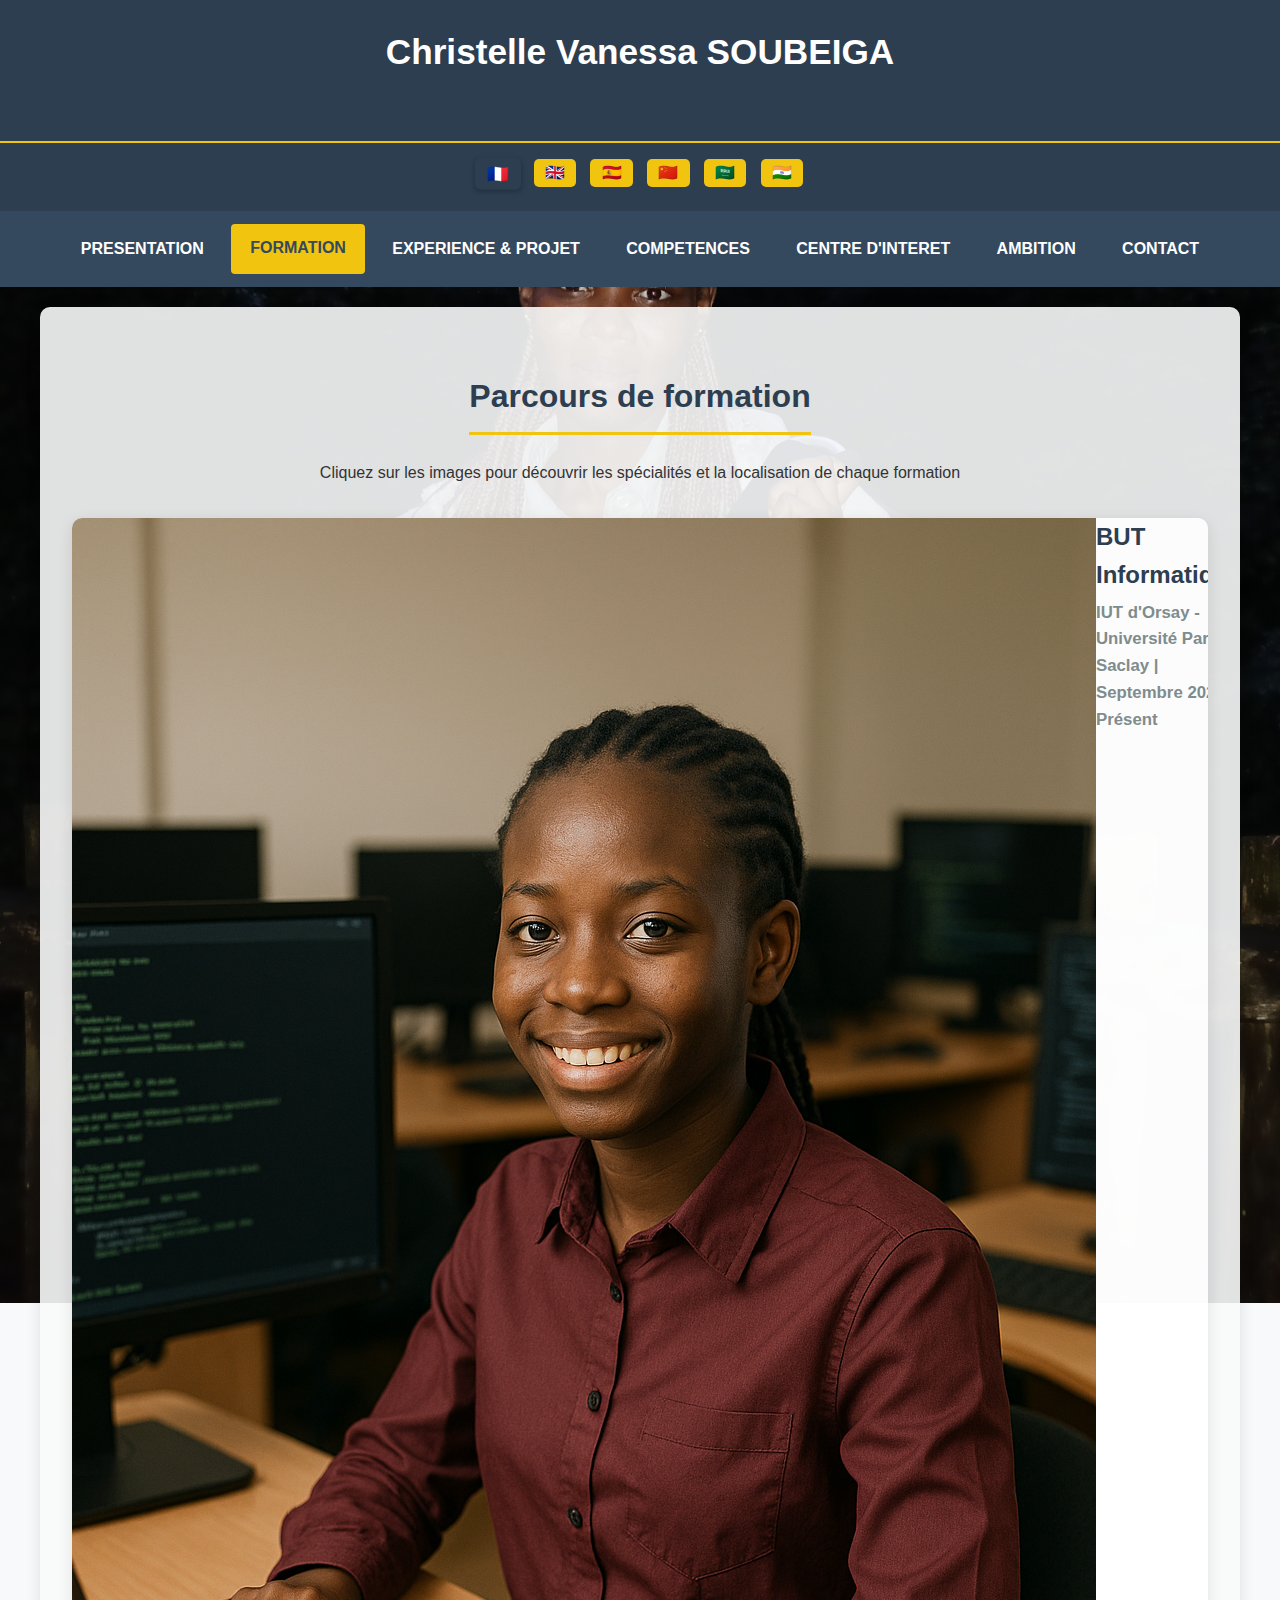
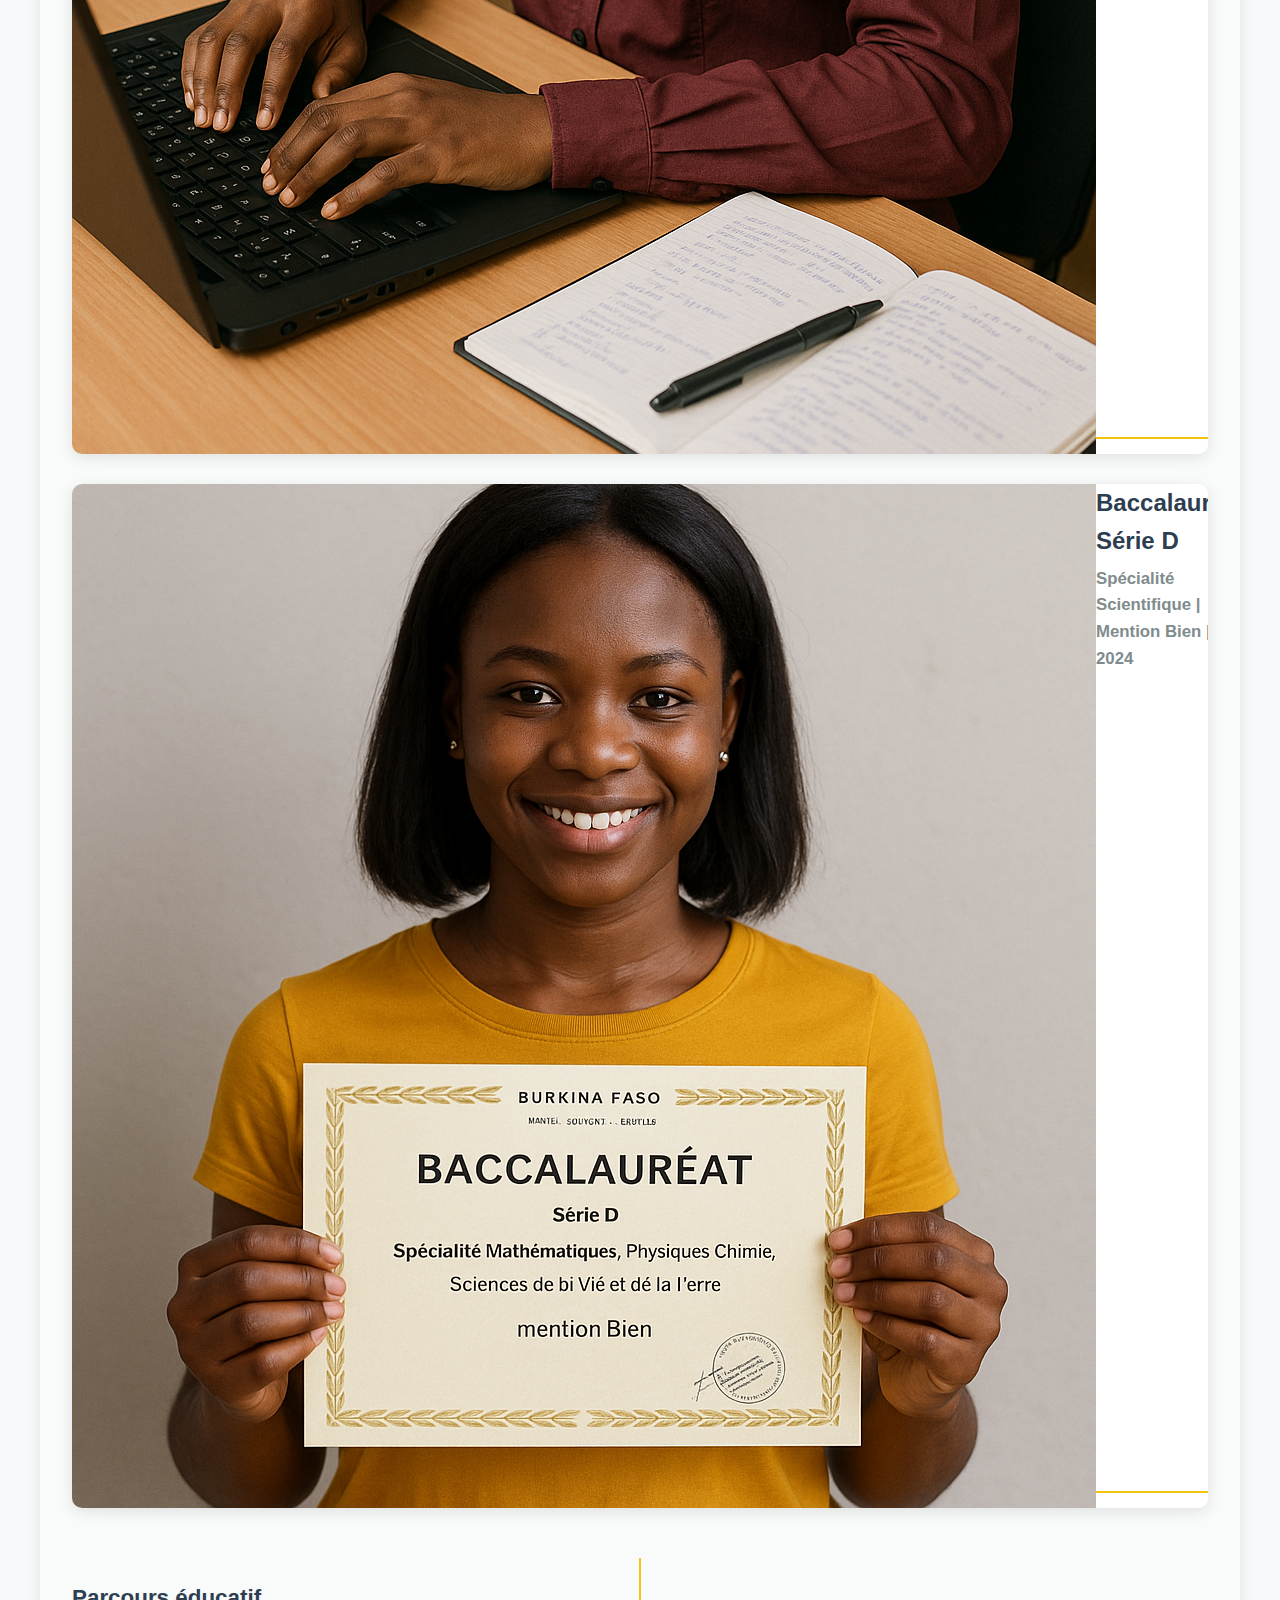
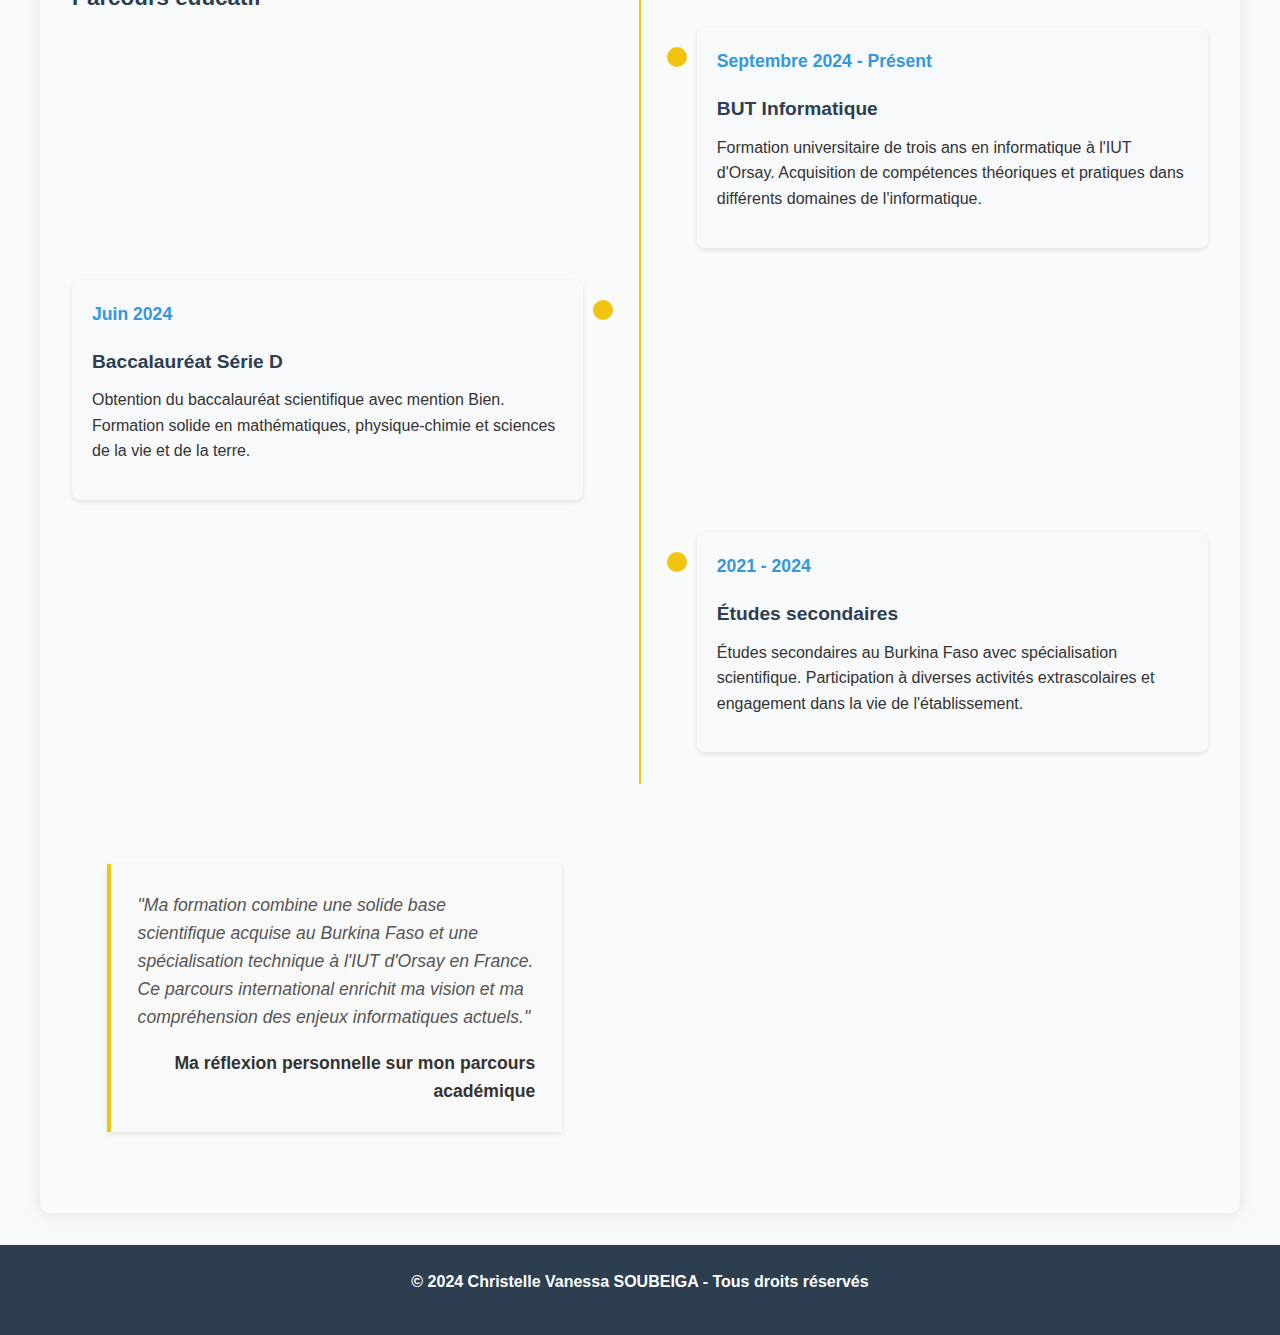
<file: FORMATION.html>
<!DOCTYPE html>
<html lang="fr">
<head>
  <meta charset="utf-8" />
  <meta name="viewport" content="width=device-width, initial-scale=1.0">
  <meta name="description" content="Formation académique de Christelle Vanessa SOUBEIGA, étudiante en BUT Informatique à l'IUT d'Orsay">
  <title>Formation – Christelle Vanessa SOUBEIGA</title>
  
  <!-- Préchargement des ressources critiques -->
  <link rel="preload" href="./styles/index.css" as="style">
  
  <link rel="stylesheet" href="./styles/index.css" />
  <link rel="stylesheet" href="./styles/presentation.css" />
  <link rel="stylesheet" href="./styles/flexbox_101_nav.css" />
  <link rel="stylesheet" href="./styles/grid_101.css" />
  <link rel="stylesheet" href="./styles/float_101.css" />
  <link rel="stylesheet" href="./styles/formation.css" />
  <link rel="stylesheet" href="./styles/projet.css" />
  <link rel="stylesheet" href="./styles/ambition.css" />
  
  <script>
    function setLanguage(lang) {
      // Masquer toutes les sections linguistiques
      document.querySelectorAll(".lang").forEach(el => el.style.display = "none");
      
      // Afficher les sections dans la langue sélectionnée
      document.querySelectorAll(".lang." + lang).forEach(el => el.style.display = "block");
      
      // Ajuster la direction du document pour l'arabe
      if (lang === 'ar') {
        document.body.setAttribute('dir', 'rtl');
        document.querySelectorAll('.lang.ar').forEach(el => el.setAttribute('dir', 'rtl'));
      } else {
        document.body.setAttribute('dir', 'ltr');
      }
      
      // Enregistrer la préférence de langue
      localStorage.setItem('preferredLanguage', lang);
      
      // Mettre à jour l'apparence des boutons de langue
      document.querySelectorAll('.language-buttons button').forEach(button => {
        if (button.getAttribute('onclick').includes(`'${lang}'`)) {
          button.classList.add('active-lang');
        } else {
          button.classList.remove('active-lang');
        }
      });
    }
    
    function toggleFormationDetails(formationId, lang) {
      const detailsElement = document.getElementById(`${formationId}-details-${lang}`);
      
      if (!detailsElement) return;
      
      // Mettre à jour l'attribut aria-expanded
      const formationCard = document.querySelector(`[aria-controls="${formationId}-details-${lang}"]`);
      if (formationCard) {
        const isExpanded = formationCard.getAttribute('aria-expanded') === 'true';
        formationCard.setAttribute('aria-expanded', !isExpanded);
      }
      
      // Masquer tous les autres détails
      document.querySelectorAll(".formation-details").forEach(detail => {
        if (detail !== detailsElement) {
          detail.style.display = "none";
          
          // Trouver le bouton correspondant et mettre à jour son aria-expanded
          const otherFormationId = detail.id.split('-details-')[0];
          const otherLang = detail.id.split('-details-')[1];
          const otherCard = document.querySelector(`[aria-controls="${otherFormationId}-details-${otherLang}"]`);
          if (otherCard) {
            otherCard.setAttribute('aria-expanded', 'false');
          }
        }
      });
      
      // Basculer l'affichage du détail sélectionné
      if (detailsElement.style.display === "block") {
        detailsElement.style.display = "none";
      } else {
        detailsElement.style.display = "block";
        detailsElement.scrollIntoView({ behavior: 'smooth', block: 'center' });
      }
    }
    
    function closeDetails(formationId, lang) {
      const detailsElement = document.getElementById(`${formationId}-details-${lang}`);
      if (detailsElement) {
        detailsElement.style.display = "none";
        
        // Mettre à jour l'attribut aria-expanded du bouton correspondant
        const formationCard = document.querySelector(`[aria-controls="${formationId}-details-${lang}"]`);
        if (formationCard) {
          formationCard.setAttribute('aria-expanded', 'false');
        }
      }
    }
    
    window.addEventListener("DOMContentLoaded", () => {
      // Récupérer la préférence de langue ou utiliser le français par défaut
      const savedLanguage = localStorage.getItem('preferredLanguage') || 'fr';
      
      // Vérifier si nous avons un paramètre de langue dans l'URL
      const urlParams = new URLSearchParams(window.location.search);
      const langParam = urlParams.get('lang');
      
      if (langParam && ['fr', 'en', 'es', 'zh', 'ar', 'hi'].includes(langParam)) {
        setLanguage(langParam);
      } else {
        setLanguage(savedLanguage);
      }
      
      // Masquer tous les détails au chargement
      document.querySelectorAll(".formation-details").forEach(el => {
        el.style.display = "none";
      });
      
      // Modifier les liens pour conserver la langue lors de la navigation
      document.querySelectorAll('nav a').forEach(link => {
        const currentHref = link.getAttribute('href');
        if (currentHref && currentHref.includes('.html')) {
          const langToUse = langParam || savedLanguage;
          link.setAttribute('href', `${currentHref}?lang=${langToUse}`);
        }
      });
    });
  </script>
  
</head>
<body>
  <!-- Lien d'accessibilité pour passer au contenu principal -->
  <a href="#main-content" class="skip-link">Passer au contenu principal</a>

  <header>
    <h1>Christelle Vanessa SOUBEIGA</h1>
    <h2>Étudiante en BUT Informatique – IUT d'Orsay</h2>
    <div class="language-buttons" role="group" aria-label="Sélection de langue">
      <button onclick="setLanguage('fr')" aria-label="Français" title="Passer en français">🇫🇷</button>
      <button onclick="setLanguage('en')" aria-label="English" title="Switch to English">🇬🇧</button>
      <button onclick="setLanguage('es')" aria-label="Español" title="Cambiar a español">🇪🇸</button>
      <button onclick="setLanguage('zh')" aria-label="中文" title="切换到中文">🇨🇳</button>
      <button onclick="setLanguage('ar')" aria-label="العربية" title="التبديل إلى العربية">🇸🇦</button>
      <button onclick="setLanguage('hi')" aria-label="हिंदी" title="हिंदी में स्विच करें">🇮🇳</button>
    </div>
  </header>

  <!-- Navigation avec la classe flex-nav -->
  <nav class="flex-nav" aria-label="Navigation principale">
    <a href="./PRESENTATION.html">PRESENTATION</a>
    <a class="active" href="./FORMATION.html">FORMATION</a>
    <a href="./EXPERIENCE-PROJET.html">EXPERIENCE & PROJET</a>
    <a href="./COMPETENCES.html">COMPETENCES</a>
    <a href="./CENTRE-D'INTERET.html">CENTRE D'INTERET</a>
    <a href="./AMBITION.html">AMBITION</a>
    <a href="./CONTACT.html">CONTACT</a>
  </nav>

  <main id="main-content">
    <section class="lang fr animate-fade-in-up">
      <div class="presentation-header">
        <h2>Parcours de formation</h2>
        <p>Cliquez sur les images pour découvrir les spécialités et la localisation de chaque formation</p>
      </div>
      
      <!-- Carte de formation BUT Informatique -->
      <div class="formation-card" onclick="toggleFormationDetails('but', 'fr')" 
           tabindex="0" role="button" aria-expanded="false" aria-controls="but-details-fr"
           onkeypress="if(event.key==='Enter') toggleFormationDetails('but', 'fr')">
        <img src="./styles/images/iut.png" alt="IUT d'Orsay" class="formation-image">
        <h3 class="formation-title">
          BUT Informatique
          <small>IUT d'Orsay - Université Paris-Saclay | Septembre 2024 - Présent</small>
        </h3>
      </div>
      
      <!-- Détails de la formation BUT -->
      <div id="but-details-fr" class="formation-details" aria-labelledby="but-details-fr-heading">
        <h4 id="but-details-fr-heading">Bachelor Universitaire de Technologie en Informatique</h4>
        
        <div class="formation-specialites">
          <h5>Spécialités et compétences développées</h5>
          <ul>
            <li><strong>Programmation et Algorithmes :</strong> C++, Java, Structure de données</li>
            <li><strong>Réseaux et Systèmes :</strong> Architecture réseau, Administration Linux, Virtualisation</li>
            <li><strong>Bases de données :</strong> Conception, SQL, Oracle, SQLite</li>
            <li><strong>Développement Web :</strong> HTML/CSS, JavaScript</li>
            <li><strong>Mathématiques pour l'informatique :</strong> Graphes, Matrices, Probabilités</li>
            <li><strong>Gestion de projet :</strong> Méthodologies Agile, Outils collaboratifs</li>
          </ul>
        </div>
        
        <div class="formation-location">
          <h5>Localisation de l'établissement</h5>
          <iframe src="https://www.openstreetmap.org/export/embed.html?bbox=2.1646451950073247%2C48.70046497660912%2C2.1735930442810063%2C48.70420125382047&amp;layer=mapnik&amp;marker=48.70233326392264%2C2.169119119644165" 
                 title="Carte de l'IUT d'Orsay"></iframe>
          <p>
            <strong>Adresse :</strong> IUT d'Orsay – 13 avenue des Sciences – 91190 Gif-sur-Yvette, France<br>
            <a href="https://www.iut-orsay.universite-paris-saclay.fr/" target="_blank">Site web de l'IUT d'Orsay</a>
          </p>
        </div>
        
        <button class="close-details" onclick="closeDetails('but', 'fr')" aria-label="Fermer les détails">Fermer les détails</button>
      </div>
      
      <!-- Carte de formation Baccalauréat -->
      <div class="formation-card" onclick="toggleFormationDetails('bac', 'fr')"
           tabindex="0" role="button" aria-expanded="false" aria-controls="bac-details-fr"
           onkeypress="if(event.key==='Enter') toggleFormationDetails('bac', 'fr')">
        <img src="./styles/images/baccalaureat.png" alt="Lycée au Burkina Faso" class="formation-image">
        <h3 class="formation-title">
          Baccalauréat Série D
          <small>Spécialité Scientifique | Mention Bien | 2024</small>
        </h3>
      </div>
      
      <!-- Détails du Baccalauréat -->
      <div id="bac-details-fr" class="formation-details" aria-labelledby="bac-details-fr-heading">
        <h4 id="bac-details-fr-heading">Baccalauréat Série D - Sciences de la Nature et de la Vie</h4>
        
        <div class="formation-specialites">
          <h5>Spécialités et matières principales</h5>
          <ul>
            <li><strong>Mathématiques avancées :</strong> Analyse, Algèbre, Géométrie, Probabilités</li>
            <li><strong>Sciences physiques et chimie :</strong> Mécanique, Électricité, Chimie organique et minérale</li>
            <li><strong>Biologie et sciences naturelles :</strong> Physiologie, Génétique, Écologie</li>
            <li><strong>Philosophie et langues :</strong> Français, Anglais, Philosophie</li>
            <li><strong>Histoire-Géographie :</strong> Histoire du monde, Géographie économique et humaine</li>
          </ul>
        </div>
        
        <div class="formation-location">
          <h5>Localisation de l'établissement</h5>
          <iframe src="https://www.openstreetmap.org/export/embed.html?bbox=-1.5732550621032717%2C12.391510697136171%2C-1.5632987022399905%2C12.398667686238069&amp;layer=mapnik&amp;marker=12.395089216246944%2C-1.5682768821716309"
                 title="Carte du lycée au Burkina Faso"></iframe>
          <p>
            <strong>Lieu :</strong> Burkina Faso<br>
            <strong>Système éducatif :</strong> Basé sur le modèle français, adapté au contexte local
          </p>
        </div>
        
        <button class="close-details" onclick="closeDetails('bac', 'fr')" aria-label="Fermer les détails">Fermer les détails</button>
      </div>
      
      <!-- Chronologie éducative -->
      <div class="timeline">
        <h3>Parcours éducatif</h3>
        <div class="timeline-item">
          <div class="timeline-content">
            <div class="timeline-date">Septembre 2024 - Présent</div>
            <h4>BUT Informatique</h4>
            <p>Formation universitaire de trois ans en informatique à l'IUT d'Orsay. Acquisition de compétences théoriques et pratiques dans différents domaines de l'informatique.</p>
          </div>
        </div>
        
        <div class="timeline-item">
          <div class="timeline-content">
            <div class="timeline-date">Juin 2024</div>
            <h4>Baccalauréat Série D</h4>
            <p>Obtention du baccalauréat scientifique avec mention Bien. Formation solide en mathématiques, physique-chimie et sciences de la vie et de la terre.</p>
          </div>
        </div>
        
        <div class="timeline-item">
          <div class="timeline-content">
            <div class="timeline-date">2021 - 2024</div>
            <h4>Études secondaires</h4>
            <p>Études secondaires au Burkina Faso avec spécialisation scientifique. Participation à diverses activités extrascolaires et engagement dans la vie de l'établissement.</p>
          </div>
        </div>
      </div>
      
      <!-- Témoignage -->
      <div class="flex-container flex-center">
        <div class="float-quote">
          <p>"Ma formation combine une solide base scientifique acquise au Burkina Faso et une spécialisation technique à l'IUT d'Orsay en France. Ce parcours international enrichit ma vision et ma compréhension des enjeux informatiques actuels."</p>
          <cite>Ma réflexion personnelle sur mon parcours académique</cite>
        </div>
      </div>
    </section>

    <!-- Section anglaise -->
    <section class="lang en animate-fade-in-up">
      <div class="presentation-header">
        <h2>Educational Background</h2>
        <p>Click on the images to discover the specialties and location of each program</p>
      </div>
      
      <!-- Bachelor's Degree Card -->
      <div class="formation-card" onclick="toggleFormationDetails('but', 'en')"
           tabindex="0" role="button" aria-expanded="false" aria-controls="but-details-en"
           onkeypress="if(event.key==='Enter') toggleFormationDetails('but', 'en')">
        <img src="./styles/images/iut.png" alt="IUT d'Orsay" class="formation-image">
        <h3 class="formation-title">
          Bachelor's Degree in Computer Science
          <small>IUT d'Orsay - Paris-Saclay University | September 2024 - Present</small>
        </h3>
      </div>
      
      <!-- Bachelor's Degree Details -->
      <div id="but-details-en" class="formation-details" aria-labelledby="but-details-en-heading">
        <h4 id="but-details-en-heading">Bachelor of Technology in Computer Science</h4>
        
        <div class="formation-specialites">
          <h5>Specialties and skills developed</h5>
          <ul>
            <li><strong>Programming and Algorithms:</strong> C++, Java, Data Structures</li>
            <li><strong>Networks and Systems:</strong> Network Architecture, Linux Administration, Virtualization</li>
            <li><strong>Databases:</strong> Design, SQL, Oracle, SQLite</li>
            <li><strong>Web Development:</strong> HTML/CSS, JavaScript</li>
            <li><strong>Mathematics for Computer Science:</strong> Algebra, Logic, Probability</li>
            <li><strong>Project Management:</strong> Agile Methodologies, Collaborative Tools</li>
          </ul>
        </div>
        
        <div class="formation-location">
          <h5>Institution Location</h5>
          <iframe src="https://www.openstreetmap.org/export/embed.html?bbox=2.1646451950073247%2C48.70046497660912%2C2.1735930442810063%2C48.70420125382047&amp;layer=mapnik&amp;marker=48.70233326392264%2C2.169119119644165"
                 title="Map of IUT d'Orsay"></iframe>
          <p>
            <strong>Address:</strong> IUT d'Orsay – 13 avenue des Sciences – 91190 Gif-sur-Yvette, France<br>
            <a href="https://www.iut-orsay.universite-paris-saclay.fr/" target="_blank">IUT d'Orsay Website</a>
          </p>
        </div>
        
        <button class="close-details" onclick="closeDetails('but', 'en')" aria-label="Close details">Close details</button>
      </div>
      
      <!-- High School Diploma Card -->
      <div class="formation-card" onclick="toggleFormationDetails('bac', 'en')"
           tabindex="0" role="button" aria-expanded="false" aria-controls="bac-details-en"
           onkeypress="if(event.key==='Enter') toggleFormationDetails('bac', 'en')">
        <img src="./styles/images/baccalaureat.png" alt="High School in Burkina Faso" class="formation-image">
        <h3 class="formation-title">
          High School Diploma (Baccalauréat) - Series D
          <small>Scientific Specialization | With Honors | 2024</small>
        </h3>
      </div>
      
      <!-- High School Diploma Details -->
      <div id="bac-details-en" class="formation-details" aria-labelledby="bac-details-en-heading">
        <h4 id="bac-details-en-heading">Baccalauréat Series D - Life and Natural Sciences</h4>
        
        <div class="formation-specialites">
          <h5>Specialties and main subjects</h5>
          <ul>
            <li><strong>Advanced Mathematics:</strong> Analysis, Algebra, Geometry, Probability</li>
            <li><strong>Physics and Chemistry:</strong> Mechanics, Electricity, Organic and Inorganic Chemistry</li>
            <li><strong>Biology and Natural Sciences:</strong> Physiology, Genetics, Ecology</li>
            <li><strong>Philosophy and Languages:</strong> French, English, Philosophy</li>
            <li><strong>History-Geography:</strong> World History, Economic and Human Geography</li>
          </ul>
        </div>
        
        <div class="formation-location">
          <h5>Institution Location</h5>
          <iframe src="https://www.openstreetmap.org/export/embed.html?bbox=-1.5732550621032717%2C12.391510697136171%2C-1.5632987022399905%2C12.398667686238069&amp;layer=mapnik&amp;marker=12.395089216246944%2C-1.5682768821716309"
                 title="Map of high school in Burkina Faso"></iframe>
          <p>
            <strong>Location:</strong> Burkina Faso<br>
            <strong>Educational System:</strong> Based on the French model, adapted to the local context
          </p>
        </div>
        
        <button class="close-details" onclick="closeDetails('bac', 'en')" aria-label="Close details">Close details</button>
      </div>
      
      <!-- Educational Timeline in English -->
      <div class="timeline">
        <h3>Educational Journey</h3>
        <div class="timeline-item">
          <div class="timeline-content">
            <div class="timeline-date">September 2024 - Present</div>
            <h4>Bachelor's Degree in Computer Science</h4>
            <p>Three-year university education in computer science at IUT d'Orsay. Acquisition of theoretical and practical skills in various fields of computer science.</p>
          </div>
        </div>
        
        <div class="timeline-item">
          <div class="timeline-content">
            <div class="timeline-date">June 2024</div>
            <h4>High School Diploma (Baccalauréat) - Series D</h4>
            <p>Obtained scientific baccalaureate with honors. Solid training in mathematics, physics-chemistry and life sciences.</p>
          </div>
        </div>
        
        <div class="timeline-item">
          <div class="timeline-content">
            <div class="timeline-date">2021 - 2024</div>
            <h4>Secondary Education</h4>
            <p>Secondary education in Burkina Faso with scientific specialization. Participation in various extracurricular activities and involvement in school life.</p>
          </div>
        </div>
      </div>
      
      <!-- Quote in English -->
      <div class="flex-container flex-center">
        <div class="float-quote">
          <p>"My education combines a solid scientific foundation acquired in Burkina Faso and technical specialization at the IUT d'Orsay in France. This international background enriches my vision and understanding of current IT challenges."</p>
          <cite>My personal reflection on my academic journey</cite>
        </div>
      </div>
    </section>

    <!-- Versions améliorées pour les autres langues -->
    <section class="lang es">
      <div class="presentation-header">
        <h2>Formación Académica</h2>
        <p>Haga clic en las imágenes para descubrir las especialidades y la ubicación de cada formación</p>
      </div>
      
      <!-- Cartes de formation en espagnol (versions améliorées) -->
      <div class="formation-card" onclick="toggleFormationDetails('but', 'es')"
           tabindex="0" role="button" aria-expanded="false" aria-controls="but-details-es"
           onkeypress="if(event.key==='Enter') toggleFormationDetails('but', 'es')">
        <img src="./styles/images/iut.png" alt="IUT d'Orsay" class="formation-image">
        <h3 class="formation-title">
          Grado en Informática
          <small>IUT d'Orsay - Universidad Paris-Saclay | Septiembre 2024 - Presente</small>
        </h3>
      </div>
      
      <div id="but-details-es" class="formation-details" aria-labelledby="but-details-es-heading">
        <h4 id="but-details-es-heading">Grado Universitario de Tecnología en Informática</h4>
        <div class="formation-specialites">
          <h5>Especialidades y competencias desarrolladas</h5>
          <ul>
            <li><strong>Programación y Algoritmos:</strong> C++, Java, Estructuras de datos</li>
            <li><strong>Redes y Sistemas:</strong> Arquitectura de red, Administración Linux, Virtualización</li>
            <li><strong>Bases de datos:</strong> Diseño, SQL, Oracle, SQLite</li>
            <li><strong>Desarrollo Web:</strong> HTML/CSS, JavaScript</li>
            <li><strong>Matemáticas para Informática:</strong> Álgebra, Lógica, Probabilidad</li>
            <li><strong>Gestión de proyectos:</strong> Metodologías Ágiles, Herramientas colaborativas</li>
          </ul>
        </div>
        
        <div class="formation-location">
          <h5>Ubicación</h5>
          <iframe src="https://www.openstreetmap.org/export/embed.html?bbox=2.1646451950073247%2C48.70046497660912%2C2.1735930442810063%2C48.70420125382047&amp;layer=mapnik&amp;marker=48.70233326392264%2C2.169119119644165"
                 title="Mapa del IUT d'Orsay"></iframe>
          <p>
            <strong>Dirección:</strong> IUT d'Orsay – 13 avenue des Sciences – 91190 Gif-sur-Yvette, Francia<br>
            <a href="https://www.iut-orsay.universite-paris-saclay.fr/" target="_blank">Sitio web del IUT d'Orsay</a>
          </p>
        </div>
        
        <button class="close-details" onclick="closeDetails('but', 'es')" aria-label="Cerrar detalles">Cerrar detalles</button>
      </div>
      
      <div class="formation-card" onclick="toggleFormationDetails('bac', 'es')"
           tabindex="0" role="button" aria-expanded="false" aria-controls="bac-details-es"
           onkeypress="if(event.key==='Enter') toggleFormationDetails('bac', 'es')">
        <img src="./styles/images/baccalaureat.png" alt="Escuela secundaria en Burkina Faso" class="formation-image">
        <h3 class="formation-title">
          Bachillerato Serie D
          <small>Especialidad Científica | Con mención | 2024</small>
        </h3>
      </div>
      
      <div id="bac-details-es" class="formation-details" aria-labelledby="bac-details-es-heading">
        <h4 id="bac-details-es-heading">Bachillerato Serie D - Ciencias de la Naturaleza y de la Vida</h4>
        <div class="formation-specialites">
          <h5>Materias principales</h5>
          <ul>
            <li><strong>Matemáticas avanzadas:</strong> Análisis, Álgebra, Geometría, Probabilidad</li>
            <li><strong>Física y Química:</strong> Mecánica, Electricidad, Química orgánica e inorgánica</li>
            <li><strong>Biología y Ciencias Naturales:</strong> Fisiología, Genética, Ecología</li>
            <li><strong>Filosofía e Idiomas:</strong> Francés, Inglés, Filosofía</li>
            <li><strong>Historia-Geografía:</strong> Historia Mundial, Geografía económica y humana</li>
          </ul>
        </div>
        
        <div class="formation-location">
          <h5>Ubicación</h5>
          <iframe src="https://www.openstreetmap.org/export/embed.html?bbox=-1.5732550621032717%2C12.391510697136171%2C-1.5632987022399905%2C12.398667686238069&amp;layer=mapnik&amp;marker=12.395089216246944%2C-1.5682768821716309"
                 title="Mapa de escuela en Burkina Faso"></iframe>
          <p>
            <strong>Ubicación:</strong> Burkina Faso<br>
            <strong>Sistema educativo:</strong> Basado en el modelo francés, adaptado al contexto local
          </p>
        </div>
        
        <button class="close-details" onclick="closeDetails('bac', 'es')" aria-label="Cerrar detalles">Cerrar detalles</button>
      </div>
      
      <!-- Chronologie en espagnol -->
      <div class="timeline">
        <h3>Trayectoria educativa</h3>
        <div class="timeline-item">
          <div class="timeline-content">
            <div class="timeline-date">Septiembre 2024 - Presente</div>
            <h4>Grado en Informática</h4>
            <p>Formación universitaria de tres años en informática en el IUT d'Orsay. Adquisición de competencias teóricas y prácticas en diversos campos de la informática.</p>
          </div>
        </div>
        
        <div class="timeline-item">
          <div class="timeline-content">
            <div class="timeline-date">Junio 2024</div>
            <h4>Bachillerato Serie D</h4>
            <p>Obtención del bachillerato científico con mención. Formación sólida en matemáticas, física-química y ciencias de la vida.</p>
          </div>
        </div>
      </div>
    </section>

    <!-- Sections similaires pour les autres langues (zh, ar, hi) avec versions améliorées -->
    <section class="lang zh">
      <div class="presentation-header">
        <h2>教育背景</h2>
        <p>点击图片查看每个教育项目的专业和位置</p>
      </div>
      
      <!-- Cartes en chinois -->
      <div class="formation-card" onclick="toggleFormationDetails('but', 'zh')"
           tabindex="0" role="button" aria-expanded="false" aria-controls="but-details-zh"
           onkeypress="if(event.key==='Enter') toggleFormationDetails('but', 'zh')">
        <img src="./styles/images/iut.png" alt="奥赛理工学院" class="formation-image">
        <h3 class="formation-title">
          计算机科学学士学位
          <small>奥赛理工学院 - 巴黎萨克雷大学 | 2024年9月 - 至今</small>
        </h3>
      </div>
      
      <div id="but-details-zh" class="formation-details" aria-labelledby="but-details-zh-heading">
        <h4 id="but-details-zh-heading">计算机科学技术学士学位</h4>
        <div class="formation-specialites">
          <h5>专业和技能</h5>
          <ul>
            <li><strong>编程和算法：</strong> C++, Java, 数据结构</li>
            <li><strong>网络和系统：</strong> 网络架构, Linux管理, 虚拟化</li>
            <li><strong>数据库：</strong> 设计, SQL, Oracle, SQLite</li>
            <li><strong>网络开发：</strong> HTML/CSS, JavaScript</li>
            <li><strong>计算机数学：</strong> 代数, 逻辑, 概率</li>
            <li><strong>项目管理：</strong> 敏捷方法, 协作工具</li>
          </ul>
        </div>
        
        <div class="formation-location">
          <h5>位置</h5>
          <iframe src="https://www.openstreetmap.org/export/embed.html?bbox=2.1646451950073247%2C48.70046497660912%2C2.1735930442810063%2C48.70420125382047&amp;layer=mapnik&amp;marker=48.70233326392264%2C2.169119119644165"
                 title="奥赛理工学院地图"></iframe>
          <p>
            <strong>地址：</strong> IUT d'Orsay – 13 avenue des Sciences – 91190 Gif-sur-Yvette, 法国<br>
            <a href="https://www.iut-orsay.universite-paris-saclay.fr/" target="_blank">奥赛理工学院网站</a>
          </p>
        </div>
        
        <button class="close-details" onclick="closeDetails('but', 'zh')" aria-label="关闭详情">关闭详情</button>
      </div>
      
      <div class="formation-card" onclick="toggleFormationDetails('bac', 'zh')"
           tabindex="0" role="button" aria-expanded="false" aria-controls="bac-details-zh"
           onkeypress="if(event.key==='Enter') toggleFormationDetails('bac', 'zh')">
        <img src="./styles/images/baccalaureat.png" alt="布基纳法索高中" class="formation-image">
        <h3 class="formation-title">
          高中文凭 - D系列
          <small>科学专业 | 优等成绩 | 2024年</small>
        </h3>
      </div>
      
      <div id="bac-details-zh" class="formation-details" aria-labelledby="bac-details-zh-heading">
        <h4 id="bac-details-zh-heading">高中文凭 D系列 - 生命和自然科学</h4>
        <div class="formation-specialites">
          <h5>主要科目</h5>
          <ul>
            <li><strong>高等数学：</strong> 分析, 代数, 几何, 概率</li>
            <li><strong>物理和化学：</strong> 力学, 电学, 有机和无机化学</li>
            <li><strong>生物和自然科学：</strong> 生理学, 遗传学, 生态学</li>
            <li><strong>哲学和语言：</strong> 法语, 英语, 哲学</li>
            <li><strong>历史-地理：</strong> 世界历史, 经济和人文地理</li>
          </ul>
        </div>
        
        <div class="formation-location">
          <h5>位置</h5>
          <iframe src="https://www.openstreetmap.org/export/embed.html?bbox=-1.5732550621032717%2C12.391510697136171%2C-1.5632987022399905%2C12.398667686238069&amp;layer=mapnik&amp;marker=12.395089216246944%2C-1.5682768821716309"
                 title="布基纳法索高中地图"></iframe>
          <p>
            <strong>位置：</strong> 布基纳法索<br>
            <strong>教育系统：</strong> 基于法国模式, 适应当地环境
          </p>
        </div>
        
        <button class="close-details" onclick="closeDetails('bac', 'zh')" aria-label="关闭详情">关闭详情</button>
      </div>
    </section>

    <section class="lang ar" dir="rtl">
      <div class="presentation-header">
        <h2>المسار التعليمي</h2>
        <p>انقر على الصور لاكتشاف تخصصات وموقع كل دورة تدريبية</p>
      </div>
      
      <!-- Cartes en arabe -->
      <div class="formation-card" onclick="toggleFormationDetails('but', 'ar')"
           tabindex="0" role="button" aria-expanded="false" aria-controls="but-details-ar"
           onkeypress="if(event.key==='Enter') toggleFormationDetails('but', 'ar')">
        <img src="./styles/images/iut.png" alt="معهد التكنولوجيا الجامعي بأورساي" class="formation-image">
        <h3 class="formation-title">
          بكالوريوس في علوم الكمبيوتر
          <small>معهد التكنولوجيا الجامعي بأورساي - جامعة باريس ساكلاي | سبتمبر 2024 - الحاضر</small>
        </h3>
      </div>
      
      <div id="but-details-ar" class="formation-details" aria-labelledby="but-details-ar-heading" dir="rtl">
        <h4 id="but-details-ar-heading">بكالوريوس التكنولوجيا في علوم الكمبيوتر</h4>
        <div class="formation-specialites">
          <h5>التخصصات والمهارات</h5>
          <ul>
            <li><strong>البرمجة والخوارزميات:</strong> سي++، جافا، هياكل البيانات</li>
            <li><strong>الشبكات والأنظمة:</strong> بنية الشبكة، إدارة لينوكس، المحاكاة الافتراضية</li>
            <li><strong>قواعد البيانات:</strong> التصميم، SQL، أوراكل، SQLite</li>
            <li><strong>تطوير الويب:</strong> HTML/CSS، جافاسكريبت</li>
            <li><strong>الرياضيات للحوسبة:</strong> الجبر، المنطق، الاحتمالات</li>
            <li><strong>إدارة المشاريع:</strong> منهجيات أجايل، أدوات تعاونية</li>
          </ul>
        </div>
        
        <div class="formation-location">
          <h5>الموقع</h5>
          <iframe src="https://www.openstreetmap.org/export/embed.html?bbox=2.1646451950073247%2C48.70046497660912%2C2.1735930442810063%2C48.70420125382047&amp;layer=mapnik&amp;marker=48.70233326392264%2C2.169119119644165"
                 title="خريطة معهد التكنولوجيا الجامعي بأورساي"></iframe>
          <p>
            <strong>العنوان:</strong> معهد التكنولوجيا الجامعي بأورساي – 13 شارع العلوم – 91190 جيف سير إيفيت، فرنسا<br>
            <a href="https://www.iut-orsay.universite-paris-saclay.fr/" target="_blank">موقع معهد التكنولوجيا الجامعي بأورساي</a>
          </p>
        </div>
        
        <button class="close-details" onclick="closeDetails('but', 'ar')" aria-label="إغلاق التفاصيل">إغلاق التفاصيل</button>
      </div>
      
      <div class="formation-card" onclick="toggleFormationDetails('bac', 'ar')"
           tabindex="0" role="button" aria-expanded="false" aria-controls="bac-details-ar"
           onkeypress="if(event.key==='Enter') toggleFormationDetails('bac', 'ar')">
        <img src="./styles/images/baccalaureat.png" alt="مدرسة ثانوية في بوركينا فاسو" class="formation-image">
        <h3 class="formation-title">
          شهادة البكالوريا - سلسلة D
          <small>تخصص علمي | بدرجة امتياز | 2024</small>
        </h3>
      </div>
      
      <div id="bac-details-ar" class="formation-details" aria-labelledby="bac-details-ar-heading" dir="rtl">
        <h4 id="bac-details-ar-heading">شهادة البكالوريا سلسلة D - علوم الحياة والطبيعة</h4>
        <div class="formation-specialites">
          <h5>المواد الرئيسية</h5>
          <ul>
            <li><strong>الرياضيات المتقدمة:</strong> التحليل، الجبر، الهندسة، الاحتمالات</li>
            <li><strong>الفيزياء والكيمياء:</strong> الميكانيكا، الكهرباء، الكيمياء العضوية وغير العضوية</li>
            <li><strong>علم الأحياء والعلوم الطبيعية:</strong> علم وظائف الأعضاء، علم الوراثة، علم البيئة</li>
            <li><strong>الفلسفة واللغات:</strong> الفرنسية، الإنجليزية، الفلسفة</li>
            <li><strong>التاريخ والجغرافيا:</strong> تاريخ العالم، الجغرافيا الاقتصادية والإنسانية</li>
          </ul>
        </div>
        
        <div class="formation-location">
          <h5>الموقع</h5>
          <iframe src="https://www.openstreetmap.org/export/embed.html?bbox=-1.5732550621032717%2C12.391510697136171%2C-1.5632987022399905%2C12.398667686238069&amp;layer=mapnik&amp;marker=12.395089216246944%2C-1.5682768821716309"
                 title="خريطة المدرسة في بوركينا فاسو"></iframe>
          <p>
            <strong>الموقع:</strong> بوركينا فاسو<br>
            <strong>النظام التعليمي:</strong> مبني على النموذج الفرنسي، مكيف مع السياق المحلي
          </p>
        </div>
        
        <button class="close-details" onclick="closeDetails('bac', 'ar')" aria-label="إغلاق التفاصيل">إغلاق التفاصيل</button>
      </div>
    </section>

    <section class="lang hi">
      <div class="presentation-header">
        <h2>शैक्षिक पृष्ठभूमि</h2>
        <p>प्रत्येक कार्यक्रम की विशेषताओं और स्थान की जानकारी के लिए छवियों पर क्लिक करें</p>
      </div>
      
      <!-- Cartes en hindi -->
      <div class="formation-card" onclick="toggleFormationDetails('but', 'hi')"
           tabindex="0" role="button" aria-expanded="false" aria-controls="but-details-hi"
           onkeypress="if(event.key==='Enter') toggleFormationDetails('but', 'hi')">
        <img src="./styles/images/iut.png" alt="ओर्से प्रौद्योगिकी संस्थान" class="formation-image">
        <h3 class="formation-title">
          कंप्यूटर विज्ञान में स्नातक की डिग्री
          <small>ओर्से प्रौद्योगिकी संस्थान - पेरिस-सैकले विश्वविद्यालय | सितंबर 2024 - वर्तमान</small>
        </h3>
      </div>
      
      <div id="but-details-hi" class="formation-details" aria-labelledby="but-details-hi-heading">
        <h4 id="but-details-hi-heading">कंप्यूटर विज्ञान में प्रौद्योगिकी स्नातक</h4>
        <div class="formation-specialites">
          <h5>विशेषज्ञता और कौशल</h5>
          <ul>
            <li><strong>प्रोग्रामिंग और एल्गोरिदम:</strong> C++, Java, डेटा स्ट्रक्चर</li>
            <li><strong>नेटवर्क और सिस्
			<li><strong>नेटवर्क और सिस्टम:</strong> नेटवर्क आर्किटेक्चर, लिनक्स प्रशासन, वर्चुअलाइजेशन</li>
            <li><strong>डेटाबेस:</strong> डिजाइन, SQL, Oracle, SQLite</li>
            <li><strong>वेब विकास:</strong> HTML/CSS, JavaScript</li>
            <li><strong>कंप्यूटर विज्ञान के लिए गणित:</strong> अलजेब्रा, लॉजिक, प्रोबैबिलिटी</li>
            <li><strong>परियोजना प्रबंधन:</strong> एजाइल मेथोडोलॉजीज, कोलेबोरेटिव टूल्स</li>
          </ul>
        </div>
        
        <div class="formation-location">
          <h5>स्थान</h5>
          <iframe src="https://www.openstreetmap.org/export/embed.html?bbox=2.1646451950073247%2C48.70046497660912%2C2.1735930442810063%2C48.70420125382047&amp;layer=mapnik&amp;marker=48.70233326392264%2C2.169119119644165"
                 title="ओर्से प्रौद्योगिकी संस्थान का नक्शा"></iframe>
          <p>
            <strong>पता:</strong> IUT d'Orsay – 13 avenue des Sciences – 91190 Gif-sur-Yvette, फ्रांस<br>
            <a href="https://www.iut-orsay.universite-paris-saclay.fr/" target="_blank">ओर्से प्रौद्योगिकी संस्थान वेबसाइट</a>
          </p>
        </div>
        
        <button class="close-details" onclick="closeDetails('but', 'hi')" aria-label="विवरण बंद करें">विवरण बंद करें</button>
      </div>
      
      <div class="formation-card" onclick="toggleFormationDetails('bac', 'hi')"
           tabindex="0" role="button" aria-expanded="false" aria-controls="bac-details-hi"
           onkeypress="if(event.key==='Enter') toggleFormationDetails('bac', 'hi')">
        <img src="./styles/images/baccalaureat.png" alt="बुर्किना फासो में उच्च विद्यालय" class="formation-image">
        <h3 class="formation-title">
          उच्च विद्यालय डिप्लोमा (बैकालौरिएट) - श्रृंखला D
          <small>वैज्ञानिक विशेषज्ञता | सम्मान के साथ | 2024</small>
        </h3>
      </div>
      
      <div id="bac-details-hi" class="formation-details" aria-labelledby="bac-details-hi-heading">
        <h4 id="bac-details-hi-heading">बैकालौरिएट श्रृंखला D - जीवन और प्राकृतिक विज्ञान</h4>
        <div class="formation-specialites">
          <h5>मुख्य विषय</h5>
          <ul>
            <li><strong>उन्नत गणित:</strong> एनालिसिस, अलजेब्रा, ज्यामिति, प्रोबैबिलिटी</li>
            <li><strong>भौतिकी और रसायन विज्ञान:</strong> मैकेनिक्स, इलेक्ट्रिसिटी, ऑर्गेनिक और इनऑर्गेनिक केमिस्ट्री</li>
            <li><strong>जीव विज्ञान और प्राकृतिक विज्ञान:</strong> फिजियोलॉजी, जेनेटिक्स, इकोलॉजी</li>
            <li><strong>दर्शनशास्त्र और भाषाएँ:</strong> फ्रेंच, इंग्लिश, फिलॉसफी</li>
            <li><strong>इतिहास-भूगोल:</strong> विश्व इतिहास, आर्थिक और मानव भूगोल</li>
          </ul>
        </div>
        
        <div class="formation-location">
          <h5>स्थान</h5>
          <iframe src="https://www.openstreetmap.org/export/embed.html?bbox=-1.5732550621032717%2C12.391510697136171%2C-1.5632987022399905%2C12.398667686238069&amp;layer=mapnik&amp;marker=12.395089216246944%2C-1.5682768821716309"
                 title="बुर्किना फासो में स्कूल का नक्शा"></iframe>
          <p>
            <strong>स्थान:</strong> बुर्किना फासो<br>
            <strong>शिक्षा प्रणाली:</strong> फ्रांसीसी मॉडल पर आधारित, स्थानीय संदर्भ के अनुकूल
          </p>
        </div>
        
        <button class="close-details" onclick="closeDetails('bac', 'hi')" aria-label="विवरण बंद करें">विवरण बंद करें</button>
      </div>
      
      <!-- Timeline en hindi -->
      <div class="timeline">
        <h3>शैक्षिक यात्रा</h3>
        <div class="timeline-item">
          <div class="timeline-content">
            <div class="timeline-date">सितंबर 2024 - वर्तमान</div>
            <h4>कंप्यूटर विज्ञान में स्नातक</h4>
            <p>ओर्से IUT में कंप्यूटर विज्ञान में तीन साल की विश्वविद्यालय शिक्षा। कंप्यूटर विज्ञान के विभिन्न क्षेत्रों में सैद्धांतिक और व्यावहारिक कौशल का अधिग्रहण।</p>
          </div>
        </div>
        
        <div class="timeline-item">
          <div class="timeline-content">
            <div class="timeline-date">जून 2024</div>
            <h4>उच्च विद्यालय डिप्लोमा - श्रृंखला D</h4>
            <p>सम्मान के साथ वैज्ञानिक बैकालौरिएट प्राप्त किया। गणित, भौतिकी-रसायन और जीवन विज्ञान में ठोस प्रशिक्षण।</p>
          </div>
        </div>
      </div>
    </section>
  </main>
  
  <footer>
    <p>© 2024 Christelle Vanessa SOUBEIGA - Tous droits réservés</p>
  </footer>
</body>
</html>
</file>
<file: styles/presentation.css>
/* 
 * presentation.css - Styles spécifiques pour la mise en page du site de Christelle Vanessa SOUBEIGA
 * À importer après index.css pour les styles spécifiques aux pages de présentation
 */

/* Styles généraux pour les pages de présentation */
.presentation-header {
  text-align: center;
  margin-bottom: 2em;
}

.presentation-header h2 {
  font-size: 2em;
  color: #2c3e50;
  border-bottom: 3px solid #f1c40f;
  display: inline-block;
  padding-bottom: 0.3em;
}

/* Section présentation spécifique */
.bio-container {
  display: flex;
  flex-wrap: wrap;
  gap: 30px;
  margin-bottom: 2em;
}

.bio-image {
  flex: 0 0 250px;
}

.bio-image img {
  width: 100%;
  border-radius: 10px;
  box-shadow: 0 4px 10px rgba(0,0,0,0.2);
  transition: transform 0.3s ease;
}

.bio-image img:hover {
  transform: scale(1.03);
}

.bio-content {
  flex: 1;
  min-width: 300px;
}

.bio-content p {
  line-height: 1.7;
  margin-bottom: 1em;
}

.bio-highlight {
  background-color: #f1c40f;
  color: #2c3e50;
  padding: 0.2em 0.4em;
  border-radius: 3px;
  font-weight: bold;
}

/* Mise en page pour les compétences */
.skills-container {
  margin: 2em 0;
}

.skill-category {
  margin-bottom: 2em;
}

.skill-category h3 {
  border-left: 4px solid #f1c40f;
  padding-left: 0.8em;
  margin-bottom: 1em;
}

.skills-list {
  display: flex;
  flex-wrap: wrap;
  gap: 15px;
}

.skill-badge {
  background-color: #f8f9fa;
  padding: 0.6em 1.2em;
  border-radius: 20px;
  display: inline-flex;
  align-items: center;
  box-shadow: 0 2px 5px rgba(0,0,0,0.1);
  transition: transform 0.3s ease, box-shadow 0.3s ease;
}

.skill-badge:hover {
  transform: translateY(-3px);
  box-shadow: 0 5px 10px rgba(0,0,0,0.15);
}

.skill-badge img {
  width: 24px;
  height: 24px;
  margin-right: 0.5em;
}

/* Design pour éducation et timeline */
.education-grid {
  display: flex;
  flex-wrap: wrap;
  gap: 30px;
  margin: 2em 0;
}

.education-item {
  flex: 1 1 350px;
  background-color: #f8f9fa;
  border-radius: 10px;
  overflow: hidden;
  box-shadow: 0 3px 8px rgba(0,0,0,0.1);
  transition: transform 0.3s ease;
}

.education-item:hover {
  transform: translateY(-5px);
  box-shadow: 0 8px 15px rgba(0,0,0,0.1);
}

.education-item h3 {
  background-color: #2c3e50;
  color: white;
  margin: 0;
  padding: 1em;
}

.education-item p {
  padding: 0 1.5em;
  margin: 1em 0;
}

.education-image {
  padding: 0 1.5em 1.5em 1.5em;
  cursor: pointer;
  transition: opacity 0.3s ease;
}

.education-image:hover {
  opacity: 0.9;
}

.education-image img {
  width: 100%;
  border-radius: 5px;
  box-shadow: 0 2px 5px rgba(0,0,0,0.1);
}

.education-image p {
  text-align: center;
  font-size: 0.9em;
  color: #666;
  padding: 0;
  margin-top: 0.5em;
}

.map-details {
  background-color: #f8f9fa;
  border-radius: 10px;
  padding: 1.5em;
  margin-top: 2em;
  box-shadow: 0 3px 8px rgba(0,0,0,0.1);
}

.map-details h3 {
  margin-top: 0;
  border-bottom: 2px solid #f1c40f;
  padding-bottom: 0.5em;
  margin-bottom: 1em;
}

/* Design pour centres d'intérêt */
.interests-container {
  margin: 2em 0;
}

.interests-grid {
  display: grid;
  grid-template-columns: repeat(auto-fill, minmax(180px, 1fr));
  gap: 20px;
  margin-bottom: 2em;
}

.interest-item {
  background-color: #f8f9fa;
  border-radius: 10px;
  overflow: hidden;
  box-shadow: 0 3px 8px rgba(0,0,0,0.1);
  transition: transform 0.3s ease;
  cursor: pointer;
}

.interest-item:hover {
  transform: translateY(-5px);
  box-shadow: 0 8px 15px rgba(0,0,0,0.1);
}

.interest-item img {
  width: 100%;
  height: 120px;
  object-fit: cover;
}

.interest-item p {
  text-align: center;
  padding: 0.8em;
  font-weight: bold;
  color: #2c3e50;
}

.interest-details {
  background-color: #f8f9fa;
  border-radius: 10px;
  padding: 1.5em;
  margin-top: 2em;
  box-shadow: 0 3px 8px rgba(0,0,0,0.1);
  display: none;
}

.interest-details h3 {
  margin-top: 0;
  border-bottom: 2px solid #f1c40f;
  padding-bottom: 0.5em;
  margin-bottom: 1em;
}

.interest-detail-content {
  display: flex;
  flex-wrap: wrap;
  gap: 20px;
}

.interest-detail-content img {
  width: 250px;
  border-radius: 10px;
  box-shadow: 0 3px 8px rgba(0,0,0,0.1);
}

.interest-description {
  flex: 1;
  min-width: 300px;
}

.interest-description p {
  line-height: 1.7;
  margin-bottom: 1em;
}

/* Styles de formulaire pour la page de contact */
.contact-form-container {
  max-width: 700px;
  margin: 2em auto;
  background-color: #f8f9fa;
  padding: 2em;
  border-radius: 10px;
  box-shadow: 0 3px 8px rgba(0,0,0,0.1);
}

.contact-form-container h3 {
  border-bottom: 2px solid #f1c40f;
  padding-bottom: 0.5em;
  margin-bottom: 1em;
}

.contact-info {
  margin-bottom: 2em;
}

.contact-info ul {
  list-style: none;
  padding: 0;
}

.contact-info li {
  margin-bottom: 1em;
  display: flex;
  align-items: center;
}

.contact-info strong {
  display: inline-block;
  width: 100px;
  color: #2c3e50;
}

.contact-info a {
  color: #3498db;
  text-decoration: none;
  transition: color 0.3s ease;
}

.contact-info a:hover {
  color: #2980b9;
  text-decoration: underline;
}

/* Design pour la section ambitions */
.ambition-container {
  margin: 2em 0;
}

.ambition-timeline {
  position: relative;
  padding-left: 30px;
  margin-bottom: 2em;
}

.ambition-timeline::before {
  content: '';
  position: absolute;
  top: 0;
  bottom: 0;
  left: 8px;
  width: 2px;
  background-color: #f1c40f;
}

.ambition-item {
  position: relative;
  margin-bottom: 2em;
  padding-left: 20px;
}

.ambition-item::before {
  content: '';
  position: absolute;
  left: -22px;
  top: 5px;
  width: 20px;
  height: 20px;
  border-radius: 50%;
  background-color: #f1c40f;
  box-shadow: 0 2px 5px rgba(0,0,0,0.2);
}

.ambition-item h3 {
  margin-top: 0;
  margin-bottom: 0.8em;
  color: #2c3e50;
}

.ambition-item ul {
  margin: 0;
  padding-left: 1.5em;
}

/* Animations */
@keyframes fadeInUp {
  from {
    opacity: 0;
    transform: translateY(20px);
  }
  to {
    opacity: 1;
    transform: translateY(0);
  }
}

.animate-fade-in-up {
  animation: fadeInUp 0.8s ease forwards;
}

/* Media queries pour responsive design */
@media (max-width: 768px) {
  .bio-container {
    flex-direction: column;
    align-items: center;
  }
  
  .bio-image {
    flex: 0 0 200px;
  }
  
  .interest-detail-content {
    flex-direction: column;
    align-items: center;
  }
  
  .interest-detail-content img {
    width: 100%;
    max-width: 300px;
  }
  
  .contact-info li {
    flex-direction: column;
    align-items: flex-start;
  }
  
  .contact-info strong {
    width: auto;
    margin-bottom: 0.3em;
  }
}
</file>
<file: styles/flexbox_101_nav.css>
/* 
 * flexbox_101_nav.css - Styles spécifiques pour la navigation et mise en page avec Flexbox
 * À importer après index.css pour les styles spécifiques
 */

/* Layout flexbox basique */
.flex-container {
  display: flex;
  margin-bottom: 2em;
  gap: 20px;
}

.flex-column {
  display: flex;
  flex-direction: column;
  gap: 15px;
}

/* Distribution des éléments */
.flex-space-between {
  justify-content: space-between;
}

.flex-space-around {
  justify-content: space-around;
}

.flex-center {
  justify-content: center;
}

.flex-align-center {
  align-items: center;
}

.flex-align-start {
  align-items: flex-start;
}

.flex-align-end {
  align-items: flex-end;
}

.flex-wrap {
  flex-wrap: wrap;
}

/* Éléments de tailles différentes */
.flex-item {
  padding: 1.5em;
  margin: 0;
  background-color: #f8f9fa;
  border-radius: 8px;
  box-shadow: 0 2px 4px rgba(0,0,0,0.1);
  transition: transform 0.3s ease, box-shadow 0.3s ease;
}

.flex-item:hover {
  transform: translateY(-5px);
  box-shadow: 0 5px 15px rgba(0,0,0,0.1);
}

.flex-grow-1 {
  flex-grow: 1;
  flex-basis: 0;
}

.flex-grow-2 {
  flex-grow: 2;
  flex-basis: 0;
}

.flex-grow-3 {
  flex-grow: 3;
  flex-basis: 0;
}

/* Menus de navigation améliorés avec Flexbox */
.flex-nav {
  display: flex;
  justify-content: center;
  align-items: center;
  flex-wrap: wrap;
  background-color: #34495e;
  padding: 0.8em;
  gap: 0.5em;
}

.flex-nav-left {
  justify-content: flex-start;
}

.flex-nav-right {
  justify-content: flex-end;
}

.flex-nav a {
  color: white;
  text-decoration: none;
  padding: 0.7em 1.2em;
  border-radius: 4px;
  transition: all 0.3s ease;
  text-align: center;
}

.flex-nav a:hover {
  background-color: #2c3e50;
  transform: translateY(-2px);
}

.flex-nav a.active {
  background-color: #f1c40f;
  color: #34495e;
  font-weight: bold;
}

/* Cartes flex pour projets ou services */
.flex-cards {
  display: flex;
  flex-wrap: wrap;
  gap: 25px;
  justify-content: center;
}

.flex-card {
  flex: 0 1 300px;
  display: flex;
  flex-direction: column;
  border: 1px solid #ddd;
  border-radius: 8px;
  overflow: hidden;
  box-shadow: 0 3px 8px rgba(0,0,0,0.1);
  transition: transform 0.3s ease, box-shadow 0.3s ease;
}

.flex-card:hover {
  transform: translateY(-5px);
  box-shadow: 0 8px 15px rgba(0,0,0,0.1);
}

.flex-card-image {
  height: 200px;
  overflow: hidden;
}

.flex-card-image img {
  width: 100%;
  height: 100%;
  object-fit: cover;
  transition: transform 0.5s ease;
}

.flex-card:hover .flex-card-image img {
  transform: scale(1.1);
}

.flex-card-content {
  padding: 1.5em;
  flex-grow: 1;
}

.flex-card-content h3 {
  color: #2c3e50;
  margin-top: 0;
  margin-bottom: 0.8em;
}

.flex-card-content p {
  color: #555;
  line-height: 1.5;
}

.flex-card-footer {
  padding: 1em 1.5em;
  background-color: #f5f5f5;
  border-top: 1px solid #ddd;
  font-size: 0.9em;
  color: #666;
}

/* Grille responsive de compétences */
.skills-grid {
  display: flex;
  flex-wrap: wrap;
  gap: 20px;
  margin: 2em 0;
}

.skill-item {
  flex: 1 1 200px;
  display: flex;
  flex-direction: column;
  align-items: center;
  text-align: center;
  padding: 1.5em;
  background-color: #f8f9fa;
  border-radius: 8px;
  box-shadow: 0 2px 5px rgba(0,0,0,0.1);
  transition: transform 0.3s ease;
}

.skill-item:hover {
  transform: translateY(-5px);
}

.skill-icon {
  font-size: 2.5em;
  margin-bottom: 0.5em;
  color: #3498db;
}

.skill-title {
  font-weight: bold;
  margin-bottom: 0.5em;
  color: #2c3e50;
}

.skill-description {
  font-size: 0.9em;
  line-height: 1.4;
  color: #555;
}

/* Media queries pour responsive design */
@media (max-width: 768px) {
  .flex-container {
    flex-direction: column;
  }
  
  .flex-nav {
    flex-direction: column;
    align-items: stretch;
  }
  
  .flex-nav a {
    margin: 0.25em 0;
  }
  
  .flex-card {
    flex: 0 1 100%;
  }
}
</file>
<file: styles/grid_101.css>
/* 
 * grid_101.css - Styles spécifiques pour la mise en page avec CSS Grid
 * À importer après index.css pour les styles spécifiques
 */

/* Container principal pour grid */
.grid-container {
  display: grid;
  grid-template-columns: repeat(12, 1fr);
  gap: 25px;
  margin-bottom: 2.5em;
}

/* Éléments de grille avec différentes largeurs */
.grid-item-full {
  grid-column: span 12;
  padding: 1.5em;
  background-color: #f8f9fa;
  border-radius: 8px;
  box-shadow: 0 2px 5px rgba(0,0,0,0.1);
  transition: transform 0.3s ease;
}

.grid-item-half {
  grid-column: span 6;
  padding: 1.5em;
  background-color: #f8f9fa;
  border-radius: 8px;
  box-shadow: 0 2px 5px rgba(0,0,0,0.1);
  transition: transform 0.3s ease;
}

.grid-item-third {
  grid-column: span 4;
  padding: 1.5em;
  background-color: #f8f9fa;
  border-radius: 8px;
  box-shadow: 0 2px 5px rgba(0,0,0,0.1);
  transition: transform 0.3s ease;
}

.grid-item-quarter {
  grid-column: span 3;
  padding: 1.5em;
  background-color: #f8f9fa;
  border-radius: 8px;
  box-shadow: 0 2px 5px rgba(0,0,0,0.1);
  transition: transform 0.3s ease;
}

.grid-item-full:hover,
.grid-item-half:hover,
.grid-item-third:hover,
.grid-item-quarter:hover {
  transform: translateY(-5px);
  box-shadow: 0 5px 15px rgba(0,0,0,0.1);
}

/* Modèles de grille prédéfinis */
.grid-2-columns {
  display: grid;
  grid-template-columns: 1fr 1fr;
  gap: 25px;
  margin-bottom: 2.5em;
}

.grid-3-columns {
  display: grid;
  grid-template-columns: 1fr 1fr 1fr;
  gap: 25px;
  margin-bottom: 2.5em;
}

.grid-4-columns {
  display: grid;
  grid-template-columns: 1fr 1fr 1fr 1fr;
  gap: 25px;
  margin-bottom: 2.5em;
}

/* Grille asymétrique */
.grid-sidebar-right {
  display: grid;
  grid-template-columns: 2fr 1fr;
  gap: 25px;
  margin-bottom: 2.5em;
}

.grid-sidebar-left {
  display: grid;
  grid-template-columns: 1fr 2fr;
  gap: 25px;
  margin-bottom: 2.5em;
}

/* Carte de projet avec grid */
.project-card {
  display: grid;
  grid-template-rows: auto 1fr auto;
  border: 1px solid #ddd;
  border-radius: 8px;
  overflow: hidden;
  box-shadow: 0 3px 8px rgba(0,0,0,0.1);
  transition: transform 0.3s ease, box-shadow 0.3s ease;
  height: 100%;
}

.project-card:hover {
  transform: translateY(-5px);
  box-shadow: 0 8px 15px rgba(0,0,0,0.1);
}

.project-card-image {
  width: 100%;
  height: 200px;
  object-fit: cover;
  transition: transform 0.5s ease;
}

.project-card-content {
  padding: 1.5em;
  display: grid;
  grid-template-rows: auto 1fr;
  gap: 10px;
}

.project-card-content h3, .project-card-content h4 {
  margin-top: 0;
  color: #2c3e50;
}

.project-card-content p {
  color: #555;
  line-height: 1.5;
}

.project-card-footer {
  padding: 1em 1.5em;
  background-color: #f5f5f5;
  border-top: 1px solid #ddd;
  font-size: 0.9em;
  color: #666;
}

/* Grille responsive pour galerie d'images */
.image-gallery {
  display: grid;
  grid-template-columns: repeat(auto-fill, minmax(200px, 1fr));
  gap: 20px;
  margin-bottom: 2.5em;
}

.gallery-item {
  overflow: hidden;
  border-radius: 8px;
  box-shadow: 0 2px 5px rgba(0,0,0,0.1);
  transition: transform 0.3s ease;
}

.gallery-item:hover {
  transform: translateY(-5px);
  box-shadow: 0 5px 15px rgba(0,0,0,0.1);
}

.gallery-item img {
  width: 100%;
  aspect-ratio: 1 / 1;
  object-fit: cover;
  display: block;
  transition: transform 0.5s ease;
}

.gallery-item:hover img {
  transform: scale(1.1);
}

/* Layout pour des sections de portfolio */
.portfolio-layout {
  display: grid;
  grid-template-columns: repeat(2, 1fr);
  grid-template-rows: auto;
  gap: 25px;
  margin-bottom: 2.5em;
}

.portfolio-item {
  border-radius: 8px;
  overflow: hidden;
  box-shadow: 0 3px 8px rgba(0,0,0,0.1);
  transition: transform 0.3s ease;
}

.portfolio-item:hover {
  transform: translateY(-5px);
  box-shadow: 0 8px 15px rgba(0,0,0,0.1);
}

.portfolio-item:nth-child(1) {
  grid-column: 1 / 3;
  grid-row: 1 / 3;
}

.portfolio-item img {
  width: 100%;
  height: 100%;
  object-fit: cover;
  display: block;
  transition: transform 0.5s ease;
}

.portfolio-item:hover img {
  transform: scale(1.05);
}

/* Grid pour les témoignages */
.testimonials-grid {
  display: grid;
  grid-template-columns: repeat(2, 1fr);
  gap: 25px;
  margin-bottom: 2.5em;
}

.testimonial {
  padding: 1.5em;
  background-color: #f8f9fa;
  border-radius: 8px;
  box-shadow: 0 2px 5px rgba(0,0,0,0.1);
  display: grid;
  grid-template-rows: auto 1fr auto;
  gap: 15px;
}

.testimonial-quote {
  font-style: italic;
  color: #555;
  line-height: 1.6;
  position: relative;
  padding: 0 20px;
}

.testimonial-quote::before {
  content: '"';
  font-size: 3em;
  color: #f1c40f;
  position: absolute;
  left: -10px;
  top: -20px;
  opacity: 0.3;
}

.testimonial-author {
  display: grid;
  grid-template-columns: auto 1fr;
  align-items: center;
  gap: 15px;
}

.testimonial-author img {
  width: 50px;
  height: 50px;
  border-radius: 50%;
  object-fit: cover;
}

.testimonial-name {
  font-weight: bold;
  color: #2c3e50;
}

.testimonial-title {
  font-size: 0.9em;
  color: #666;
}

/* Media queries pour responsive design */
@media (max-width: 768px) {
  .grid-item-half, 
  .grid-item-third, 
  .grid-item-quarter {
    grid-column: span 12;
  }
  
  .grid-2-columns,
  .grid-3-columns,
  .grid-4-columns,
  .grid-sidebar-right,
  .grid-sidebar-left,
  .portfolio-layout,
  .testimonials-grid {
    grid-template-columns: 1fr;
  }
  
  .portfolio-item:nth-child(1) {
    grid-column: 1;
    grid-row: auto;
  }
  
  .image-gallery {
    grid-template-columns: repeat(auto-fill, minmax(150px, 1fr));
  }
}
</file>
<file: styles/float_101.css>
/* 
 * float_101.css - Styles spécifiques pour la mise en page avec flottants
 * À importer après index.css pour les styles spécifiques
 */

/* Styles pour les éléments flottants */
.float-left {
  float: left;
  margin-right: 1.8em;
  margin-bottom: 1.2em;
  box-shadow: 0 2px 5px rgba(0,0,0,0.1);
  border-radius: 5px;
  transition: transform 0.3s ease, box-shadow 0.3s ease;
}

.float-right {
  float: right;
  margin-left: 1.8em;
  margin-bottom: 1.2em;
  box-shadow: 0 2px 5px rgba(0,0,0,0.1);
  border-radius: 5px;
  transition: transform 0.3s ease, box-shadow 0.3s ease;
}

.float-left:hover, .float-right:hover {
  transform: translateY(-3px);
  box-shadow: 0 5px 10px rgba(0,0,0,0.15);
}

/* Clear fix pour les conteneurs d'éléments flottants */
.clearfix::after {
  content: "";
  display: table;
  clear: both;
}

/* Styles de colonnes en utilisant float */
.col-container {
  width: 100%;
  margin-bottom: 2.5em;
}

.col-2 {
  float: left;
  width: 48%;
  margin-right: 4%;
  padding: 1.2em;
  background-color: #f8f9fa;
  border-radius: 8px;
  box-shadow: 0 2px 5px rgba(0,0,0,0.1);
  box-sizing: border-box;
  transition: transform 0.3s ease, box-shadow 0.3s ease;
}

.col-2:hover {
  transform: translateY(-5px);
  box-shadow: 0 5px 15px rgba(0,0,0,0.1);
}

.col-2:last-child {
  margin-right: 0;
}

.col-3 {
  float: left;
  width: 31%;
  margin-right: 3.5%;
  padding: 1.2em;
  background-color: #f8f9fa;
  border-radius: 8px;
  box-shadow: 0 2px 5px rgba(0,0,0,0.1);
  box-sizing: border-box;
  transition: transform 0.3s ease, box-shadow 0.3s ease;
}

.col-3:hover {
  transform: translateY(-5px);
  box-shadow: 0 5px 15px rgba(0,0,0,0.1);
}

.col-3:last-child {
  margin-right: 0;
}

.col-4 {
  float: left;
  width: 22.75%;
  margin-right: 3%;
  padding: 1.2em;
  background-color: #f8f9fa;
  border-radius: 8px;
  box-shadow: 0 2px 5px rgba(0,0,0,0.1);
  box-sizing: border-box;
  transition: transform 0.3s ease, box-shadow 0.3s ease;
}

.col-4:hover {
  transform: translateY(-5px);
  box-shadow: 0 5px 15px rgba(0,0,0,0.1);
}

.col-4:last-child {
  margin-right: 0;
}

/* Styles pour les images dans des conteneurs float */
.float-image-container {
  float: left;
  width: 30%;
  margin-right: 2.5%;
  margin-bottom: 2em;
  text-align: center;
  box-sizing: border-box;
  transition: transform 0.3s ease;
}

.float-image-container:hover {
  transform: translateY(-5px);
}

.float-image-container:last-child {
  margin-right: 0;
}

.float-image-container img {
  max-width: 100%;
  height: auto;
  border-radius: 8px;
  box-shadow: 0 3px 8px rgba(0,0,0,0.1);
  transition: transform 0.3s ease;
}

.float-image-container img:hover {
  transform: scale(1.03);
}

.float-image-container figcaption {
  font-size: 0.9em;
  margin-top: 0.8em;
  color: #666;
}

/* Conteneurs avec bordure */
.float-box {
  border: 1px solid #ddd;
  border-radius: 8px;
  padding: 1.5em;
  margin-bottom: 2em;
  background-color: #f8f9fa;
  box-shadow: 0 2px 5px rgba(0,0,0,0.1);
}

.float-box h3 {
  color: #2c3e50;
  margin-top: 0;
  border-bottom: 2px solid #f1c40f;
  padding-bottom: 0.5em;
  margin-bottom: 1em;
}

/* Listes avec flottants */
.feature-list {
  list-style: none;
  padding: 0;
  margin: 0 0 2em 0;
}

.feature-list li {
  padding-left: 2em;
  position: relative;
  margin-bottom: 1em;
}

.feature-list li::before {
  content: '✓';
  color: #2ecc71;
  position: absolute;
  left: 0;
  top: 0;
  font-weight: bold;
}

/* Float box pour citation */
.float-quote {
  float: right;
  width: 40%;
  margin-left: 2em;
  margin-bottom: 1em;
  padding: 1.5em;
  background-color: #f9f9f9;
  border-left: 4px solid #f1c40f;
  font-style: italic;
  color: #555;
  box-shadow: 0 2px 5px rgba(0,0,0,0.1);
}

.float-quote cite {
  display: block;
  font-style: normal;
  font-weight: bold;
  margin-top: 1em;
  text-align: right;
  color: #333;
}

/* Media queries pour responsive design */
@media (max-width: 768px) {
  .col-2, .col-3, .col-4, .float-image-container {
    float: none;
    width: 100%;
    margin-right: 0;
    margin-bottom: 1.5em;
  }
  
  .float-left, .float-right, .float-quote {
    float: none;
    display: block;
    width: 100%;
    margin: 1em 0 1.5em 0;
  }
}
</file>
<file: styles/formation.css>
/* 
 * formation.css - Styles spécifiques pour la page de formation
 * À importer après les autres fichiers CSS pour les styles spécifiques aux pages de formation
 */

/* Styles pour les formations interactives */
.formation-card {
  display: flex;
  flex-direction: row; /* Organisation horizontale */
  background-color: rgba(255, 255, 255, 0.9);
  border-radius: 10px;
  box-shadow: 0 4px 15px rgba(0,0,0,0.1);
  overflow: hidden;
  margin-bottom: 30px;
  transition: transform 0.3s ease, box-shadow 0.3s ease;
  cursor: pointer;
}

.formation-card:hover {
  transform: translateY(-5px);
  box-shadow: 0 8px 25px rgba(0,0,0,0.15);
}

.formation-image-container {
  flex: 0 0 40%; /* Occupe 40% de la largeur */
  position: relative;
  overflow: hidden;
}

.formation-image {
  width: 100%;
  height: 100%;
  object-fit: cover;
  object-position: center;
  transition: transform 0.5s ease;
}

.formation-card:hover .formation-image {
  transform: scale(1.03);
}

.formation-content {
  flex: 1;
  padding: 20px;
  display: flex;
  flex-direction: column;
  justify-content: center;
  position: relative;
}

.formation-title {
  color: #2c3e50;
  margin: 0 0 15px 0;
  font-size: 1.5em;
  border-bottom: 2px solid #f1c40f;
  padding-bottom: 10px;
}

.formation-title small {
  display: block;
  font-size: 0.7em;
  margin-top: 5px;
  color: #7f8c8d;
}

.formation-details {
  display: none;
  background-color: #f8f9fa;
  border-radius: 10px;
  padding: 20px;
  margin-top: 20px;
  box-shadow: 0 4px 15px rgba(0,0,0,0.1);
  animation: fadeIn 0.5s ease;
}

@keyframes fadeIn {
  from { opacity: 0; transform: translateY(-10px); }
  to { opacity: 1; transform: translateY(0); }
}

.formation-details h4 {
  color: #2c3e50;
  border-bottom: 2px solid #f1c40f;
  padding-bottom: 10px;
  margin-bottom: 15px;
}

.formation-specialites, .formation-location {
  padding: 15px;
  margin-bottom: 15px;
}

.formation-specialites {
  background-color: #ecf0f1;
  border-radius: 8px;
}

.formation-location {
  position: relative;
}

.formation-location iframe {
  width: 100%;
  height: 300px;
  border: none;
  border-radius: 8px;
  box-shadow: 0 2px 8px rgba(0,0,0,0.1);
}

.close-details {
  background-color: #f1c40f;
  color: #2c3e50;
  border: none;
  padding: 8px 15px;
  border-radius: 5px;
  cursor: pointer;
  font-weight: bold;
  transition: background-color 0.3s ease;
  margin-top: 10px;
}

.close-details:hover {
  background-color: #e1b90f;
}

/* Styles pour la timeline éducative */
.timeline {
  display: flex;
  flex-direction: column;
  margin: 50px 0;
  position: relative;
}

.timeline::before {
  content: '';
  position: absolute;
  top: 0;
  bottom: 0;
  left: 50%;
  width: 2px;
  background-color: #f1c40f;
  transform: translateX(-50%);
}

.timeline-item {
  display: flex;
  width: 100%;
  margin-bottom: 2em;
}

.timeline-item:nth-child(odd) {
  justify-content: flex-start;
}

.timeline-item:nth-child(even) {
  justify-content: flex-end;
}

.timeline-content {
  width: 45%;
  padding: 20px;
  background-color: #f8f9fa;
  border-radius: 8px;
  box-shadow: 0 2px 5px rgba(0,0,0,0.1);
  position: relative;
}

.timeline-content::after {
  content: '';
  position: absolute;
  width: 20px;
  height: 20px;
  background-color: #f1c40f;
  border-radius: 50%;
  top: 20px;
}

.timeline-item:nth-child(odd) .timeline-content::after {
  right: -30px;
}

.timeline-item:nth-child(even) .timeline-content::after {
  left: -30px;
}

.timeline-date {
  font-weight: bold;
  margin-bottom: 10px;
  color: #3498db;
  font-size: 1.1em;
}

/* Styles pour formations avec images horizontales */
.formations-grid {
  display: grid;
  grid-template-columns: repeat(auto-fill, minmax(500px, 1fr));
  gap: 30px;
  margin-bottom: 30px;
}

/* Styles pour les variantes alternatives */
.formation-card.horizontal {
  flex-direction: row;
}

.formation-card.vertical {
  flex-direction: column;
}

.formation-card.vertical .formation-image-container {
  flex: 0 0 auto;
  height: 250px;
}

.formation-card.vertical .formation-content {
  padding: 20px;
}

/* Media queries pour responsive design */
@media (max-width: 768px) {
  .formations-grid {
    grid-template-columns: 1fr;
  }
  
  .formation-card {
    flex-direction: column;
  }
  
  .formation-image-container {
    flex: 0 0 auto;
    height: 200px;
  }
  
  .formation-content {
    padding: 15px;
  }
  
  .formation-title {
    font-size: 1.3em;
  }
  
  .formation-specialites, .formation-location {
    padding: 10px;
  }
  
  .formation-location iframe {
    height: 250px;
  }
  
  /* Responsive pour timeline */
  .timeline::before {
    left: 20px;
  }
  
  .timeline-item {
    justify-content: flex-start !important;
  }
  
  .timeline-content {
    width: 80%;
    margin-left: 40px;
  }
  
  .timeline-item:nth-child(odd) .timeline-content::after,
  .timeline-item:nth-child(even) .timeline-content::after {
    left: -30px;
  }
}
</file>
<file: styles/projet.css>
/* Styles pour les projets interactifs */
    .project-list {
      list-style: none;
      padding: 0;
    }
    
    .project-item {
      background-color: #f8f9fa;
      border-radius: 8px;
      margin-bottom: 15px;
      padding: 15px;
      box-shadow: 0 2px 5px rgba(0,0,0,0.1);
      cursor: pointer;
      transition: all 0.3s ease;
    }
    
    .project-item:hover {
      transform: translateY(-3px);
      box-shadow: 0 5px 15px rgba(0,0,0,0.1);
    }
    
    .project-title {
      display: flex;
      justify-content: space-between;
      align-items: center;
    }
    
    .project-title h3 {
      margin: 0;
      color: #2c3e50;
    }
    
    .project-details {
      display: none;
      padding-top: 15px;
      margin-top: 15px;
      border-top: 1px solid #e1e1e1;
      animation: fadeIn 0.5s ease;
    }
    
    @keyframes fadeIn {
      from { opacity: 0; transform: translateY(-10px); }
      to { opacity: 1; transform: translateY(0); }
    }
    
    .project-icon {
      background-color: #f1c40f;
      color: #2c3e50;
      width: 30px;
      height: 30px;
      border-radius: 50%;
      display: flex;
      justify-content: center;
      align-items: center;
      font-weight: bold;
      transition: transform 0.3s ease;
    }
    
    .project-item.active .project-icon {
      transform: rotate(45deg);
    }
    
    .project-tech-list {
      display: flex;
      flex-wrap: wrap;
      gap: 10px;
      margin-top: 15px;
    }
    
    .tech-tag {
      background-color: #3498db;
      color: white;
      padding: 5px 10px;
      border-radius: 20px;
      font-size: 0.85em;
    }
</file>
<file: styles/ambition.css>
/* Styles pour les ambitions interactives */
    .ambition-container {
      display: flex;
      flex-wrap: wrap;
      gap: 20px;
      margin-bottom: 2em;
    }
    
    .ambition-card {
      flex: 1;
      min-width: 250px;
      background-color: #f8f9fa;
      border-radius: 10px;
      padding: 0;
      box-shadow: 0 3px 10px rgba(0,0,0,0.1);
      overflow: hidden;
      transition: transform 0.3s ease, box-shadow 0.3s ease;
      cursor: pointer;
    }
    
    .ambition-card:hover {
      transform: translateY(-5px);
      box-shadow: 0 8px 20px rgba(0,0,0,0.15);
    }
    
    .ambition-header {
      background-color: #2c3e50;
      color: white;
      padding: 20px;
      text-align: center;
      position: relative;
    }
    
    .ambition-header h3 {
      margin: 0;
      color: white;
      display: flex;
      align-items: center;
      justify-content: center;
      gap: 10px;
    }
    
    .ambition-emoji {
      font-size: 1.5em;
    }
    
    .ambition-content {
      max-height: 0;
      overflow: hidden;
      transition: max-height 0.5s ease;
    }
    
    .ambition-card.active .ambition-content {
      max-height: 500px;
      transition: max-height 0.8s ease;
    }
    
    .ambition-details {
      padding: 20px;
    }
    
    .ambition-details ul {
      margin: 0;
      padding-left: 20px;
    }
    
    .ambition-details li {
      margin-bottom: 10px;
    }
    
    .ambition-item-detail {
      background-color: #f0f0f0;
      border-radius: 8px;
      padding: 15px;
      margin-top: 10px;
      font-size: 0.95em;
      display: none;
    }
    
    .ambition-details li.expanded .ambition-item-detail {
      display: block;
      animation: fadeIn 0.5s ease;
    }
    
    .ambition-details li {
      cursor: pointer;
      transition: color 0.3s ease;
    }
    
    .ambition-details li:hover {
      color: #3498db;
    }
    
    .ambition-details li.expanded {
      color: #3498db;
      font-weight: bold;
    }
    
    @keyframes fadeIn {
      from { opacity: 0; transform: translateY(-10px); }
      to { opacity: 1; transform: translateY(0); }
    }
    
    .ambition-card .status-indicator {
      position: absolute;
      right: 20px;
      top: 50%;
      transform: translateY(-50%);
      width: 20px;
      height: 20px;
      border-radius: 50%;
      display: flex;
      justify-content: center;
      align-items: center;
      background-color: #f1c40f;
      color: #2c3e50;
      font-weight: bold;
      transition: transform 0.3s ease;
    }
    
    .ambition-card.active .status-indicator {
      transform: translateY(-50%) rotate(45deg);
    }
    
    /* Responsive design */
    @media (max-width: 768px) {
      .ambition-container {
        flex-direction: column;
      }
      
      .ambition-card {
        width: 100%;
      }
    }
</file>
<file: styles/index.css>
/* 
 * index.css - Styles généraux pour le site personnel de Christelle Vanessa SOUBEIGA
 * Fichier CSS principal avec les styles de base
 */

/* Reset et styles généraux */
* {
  box-sizing: border-box;
  margin: 0;
  padding: 0;
}

body {
  font-family: Arial, sans-serif;
  margin: 0;
  padding: 0;
  color: #333;
  line-height: 1.6;
  background-image: url('./images/plan.jpg');
  background-size: cover;
  background-position: center;
  background-attachment: fixed;
  background-repeat: no-repeat;
  background-color: #f8f9fa;
}

/* En-tête et pied de page */
header, footer {
  background-color: #2c3e50;
  color: white;
  text-align: center;
  padding: 1.5em 0;
}

header h1 {
  margin-bottom: 0.3em;
  font-size: 2.2em;
}

header h2 {
  font-size: 1.3em;
  margin-bottom: 0.5em;
  font-weight: normal;
}

/* Navigation */
nav {
  background-color: #34495e;
  display: flex;
  justify-content: center;
  flex-wrap: wrap;
  gap: 1rem;
  padding: 1em;
}

nav a {
  color: white;
  text-decoration: none;
  font-weight: bold;
  padding: 0.5em 1em;
  border-radius: 4px;
  transition: background-color 0.3s ease;
}

nav a:hover {
  background-color: #2c3e50;
}

nav a.ici, nav a.active {
  border-bottom: 2px solid #f1c40f;
  background-color: rgba(241, 196, 15, 0.1);
}

/* Contenu principal */
main {
  padding: 2em;
  max-width: 1200px;
  margin: 20px auto;
  background-color: rgba(248, 249, 250, 0.9);
  border-radius: 10px;
  box-shadow: 0 0 15px rgba(0, 0, 0, 0.1);
}

/* Sélecteur de langue */
.language-buttons {
  margin-top: 1rem;
}

.language-buttons button {
  font-size: 1rem;
  padding: 0.3em 0.7em;
  margin: 0 5px;
  border: none;
  border-radius: 5px;
  background-color: #f1c40f;
  color: #2c3e50;
  cursor: pointer;
  transition: background-color 0.3s ease;
}

.language-buttons button:hover {
  background-color: #e1b90f;
}

.language-buttons button.active-lang {
  background-color: #2c3e50;
  color: #f1c40f;
  transform: scale(1.1);
  box-shadow: 0 2px 5px rgba(0,0,0,0.2);
}

/* Accessibilité */
.skip-link {
  position: absolute;
  top: -40px;
  left: 0;
  background: #2c3e50;
  color: white;
  padding: 8px;
  z-index: 100;
  transition: top 0.3s;
}

.skip-link:focus {
  top: 0;
}

a:focus, button:focus, input:focus, textarea:focus, [tabindex]:focus {
  outline: 3px solid #3498db;
  outline-offset: 2px;
}

/* Avatar */
.avatar-section {
  text-align: center;
  margin-bottom: 2em;
}

.avatar {
  width: 200px;
  height: auto;
  border-radius: 50%;
  box-shadow: 0 4px 8px rgba(0,0,0,0.2);
  animation: fadeIn 2s ease-in-out;
}

@keyframes fadeIn {
  from { opacity: 0; transform: scale(0.9); }
  to { opacity: 1; transform: scale(1); }
}

/* Textes */
.message {
  text-align: center;
  font-size: 1.5em;
  margin-bottom: 1.5rem;
  color: #2c3e50;
}

h2, h3, h4 {
  color: #2c3e50;
  margin-top: 1em;
  margin-bottom: 0.5em;
}

h2 {
  font-size: 1.8em;
  border-bottom: 2px solid #f1c40f;
  padding-bottom: 0.3em;
  margin-bottom: 0.8em;
}

h3 {
  font-size: 1.4em;
}

h4 {
  font-size: 1.2em;
}

p {
  margin-bottom: 1em;
}

ul, ol {
  padding-left: 1.5em;
  margin-bottom: 1em;
  line-height: 1.6;
}

li {
  margin-bottom: 0.5em;
}

a {
  color: #3498db;
  text-decoration: none;
}

a:hover {
  text-decoration: underline;
}

img {
  max-width: 100%;
  height: auto;
}

/* Présentations */
.presentation-visuals {
  display: flex;
  justify-content: center;
  gap: 2rem;
  flex-wrap: wrap;
  margin: 1.5em 0;
}

.presentation-visuals img {
  width: 120px;
  height: auto;
  border-radius: 10px;
  box-shadow: 0 4px 8px rgba(0,0,0,0.1);
  transition: transform 0.3s ease;
}

.presentation-visuals img:hover {
  transform: scale(1.05);
}

/* Pied de page */
footer {
  margin-top: 2em;
  padding: 1.5em 0;
}

footer address {
  font-style: normal;
  font-size: 0.9em;
  margin-top: 0.5rem;
  line-height: 1.4;
}

footer a {
  color: #f1c40f;
  text-decoration: none;
}

footer a:hover {
  text-decoration: underline;
}

/* Encadrés */
aside {
  background-color: #ecf0f1;
  padding: 1em;
  margin: 1em 0;
  border-left: 4px solid #f1c40f;
  border-radius: 0 4px 4px 0;
}

/* Formulaires */
form input, form textarea {
  width: 100%;
  padding: 0.8em;
  margin-top: 0.2em;
  margin-bottom: 1em;
  border: 1px solid #ccc;
  border-radius: 5px;
  box-sizing: border-box;
  font-family: inherit;
  font-size: 1em;
}

form input:focus, form textarea:focus {
  border-color: #3498db;
  outline: none;
  box-shadow: 0 0 5px rgba(52, 152, 219, 0.5);
}

form button {
  background-color: #2c3e50;
  color: white;
  padding: 0.8em 1.5em;
  border: none;
  border-radius: 5px;
  cursor: pointer;
  font-size: 1em;
  transition: background-color 0.3s ease;
}

form button:hover {
  background-color: #1a252f;
}

/* Cartes & cartes de localisation */
.map-container {
  margin: 20px 0;
  text-align: center;
}

.map-details, .interest-details {
  background-color: #f8f9fa;
  border: 1px solid #ddd;
  border-radius: 8px;
  padding: 1em;
  margin: 1em 0;
  box-shadow: 0 2px 4px rgba(0,0,0,0.1);
}

.contact-details p {
  margin: 10px 0;
}

/* Tableaux */
table {
  width: 100%;
  border-collapse: collapse;
  margin: 1em 0;
}

table th, table td {
  padding: 0.75em;
  text-align: left;
  border-bottom: 1px solid #ddd;
}

table th {
  background-color: #f1c40f;
  color: #2c3e50;
}

table tr:nth-child(even) {
  background-color: #f8f9fa;
}

table tr:hover {
  background-color: #ecf0f1;
}

/* Citations */
.float-quote {
  margin: 30px auto;
  padding: 25px;
  background-color: #f9f9f9;
  border-left: 4px solid #f1c40f;
  font-style: italic;
  color: #555;
  box-shadow: 0 3px 10px rgba(0,0,0,0.1);
  max-width: 800px;
  font-size: 1.1em;
}

.float-quote cite {
  display: block;
  font-style: normal;
  font-weight: bold;
  margin-top: 15px;
  text-align: right;
  color: #333;
}

/* Styles pour les projets */
.project-list {
  list-style: none;
  padding: 0;
}

.project-item {
  background-color: #f8f9fa;
  border-radius: 8px;
  margin-bottom: 15px;
  padding: 15px;
  box-shadow: 0 2px 4px rgba(0,0,0,0.1);
  cursor: pointer;
  transition: all 0.3s ease;
}

.project-title {
  display: flex;
  justify-content: space-between;
  align-items: center;
}

.project-icon {
  font-size: 1.5em;
  color: #3498db;
  transition: transform 0.3s ease;
}

.project-item.active .project-icon {
  transform: rotate(45deg);
}

.project-details {
  display: none;
  padding-top: 15px;
  border-top: 1px solid #ddd;
  margin-top: 15px;
  animation: fadeIn 0.5s ease;
}

.project-item.active .project-details {
  display: block;
}

.project-tech-list {
  display: flex;
  flex-wrap: wrap;
  gap: 8px;
  margin-top: 15px;
}

.tech-tag {
  background-color: #e1eaf1;
  color: #2c3e50;
  padding: 4px 10px;
  border-radius: 15px;
  font-size: 0.9em;
}

/* Styles pour les expériences */
.experience-container {
  display: grid;
  grid-template-columns: repeat(auto-fill, minmax(300px, 1fr));
  gap: 20px;
  margin: 2em 0;
}

.experience-card {
  background-color: #fff;
  border-radius: 8px;
  box-shadow: 0 3px 8px rgba(0,0,0,0.1);
  overflow: hidden;
  transition: transform 0.3s ease, box-shadow 0.3s ease;
}

.experience-card:hover {
  transform: translateY(-5px);
  box-shadow: 0 8px 15px rgba(0,0,0,0.15);
}

.experience-header {
  background-color: #3498db;
  color: white;
  padding: 15px;
}

.experience-header h3 {
  margin: 0;
  color: white;
}

.experience-period {
  font-style: italic;
  margin-top: 5px;
  opacity: 0.9;
}

.experience-content {
  padding: 15px;
}

.experience-content strong {
  color: #2c3e50;
}

/* Animation améliorée pour les barres de compétences */
.skill-bar {
  background-color: #ecf0f1;
  border-radius: 4px;
  height: 20px;
  margin-top: 8px;
  overflow: hidden;
  position: relative;
}

.skill-level {
  background: linear-gradient(to right, #3498db, #2980b9);
  color: white;
  height: 100%;
  line-height: 20px;
  padding: 0 10px;
  text-align: right;
  width: 0; /* Sera défini par JavaScript */
  transition: width 1s ease-in-out;
}

/* Amélioration du style des grilles d'intérêts */
.interests-grid {
  display: grid;
  grid-template-columns: repeat(auto-fill, minmax(180px, 1fr));
  gap: 20px;
  margin-bottom: 2em;
}

.interest-item {
  background-color: #f8f9fa;
  border-radius: 10px;
  overflow: hidden;
  box-shadow: 0 3px 8px rgba(0,0,0,0.1);
  transition: transform 0.3s ease, box-shadow 0.3s ease;
  cursor: pointer;
  position: relative;
}

.interest-item:hover, .interest-item:focus {
  transform: translateY(-5px);
  box-shadow: 0 8px 15px rgba(0,0,0,0.15);
}

.interest-item img {
  width: 100%;
  height: 120px;
  object-fit: cover;
  transition: transform 0.5s ease;
}

.interest-item:hover img, .interest-item:focus img {
  transform: scale(1.05);
}

.interest-item p {
  text-align: center;
  padding: 0.8em;
  font-weight: bold;
  color: #2c3e50;
  margin: 0;
}

.interest-item[aria-expanded="true"] {
  border: 2px solid #3498db;
}

/* Styles pour les détails d'intérêts */
.interest-details {
  background-color: #f8f9fa;
  border-radius: 10px;
  padding: 1.5em;
  margin-top: 2em;
  box-shadow: 0 3px 8px rgba(0,0,0,0.1);
  display: none;
  animation: fadeIn 0.5s ease;
}

.interest-details h3 {
  margin-top: 0;
  border-bottom: 2px solid #f1c40f;
  padding-bottom: 0.5em;
  margin-bottom: 1em;
}

.interest-detail-content {
  display: flex;
  flex-wrap: wrap;
  gap: 20px;
}

.interest-detail-content img {
  width: 250px;
  border-radius: 10px;
  box-shadow: 0 3px 8px rgba(0,0,0,0.1);
  object-fit: cover;
}

.interest-description {
  flex: 1;
  min-width: 300px;
}

.interest-description p {
  line-height: 1.7;
  margin-bottom: 1em;
}

/* Styles pour la vidéo */
.interest-detail-content video,
.video-container video {
  max-width: 100%;
  height: auto;
  border-radius: 8px;
  box-shadow: 0 4px 8px rgba(0, 0, 0, 0.2);
  margin-bottom: 15px;
}

.video-container {
  width: 100%;
  max-width: 600px;
  margin-bottom: 20px;
  border-radius: 8px;
  overflow: hidden;
  box-shadow: 0 3px 10px rgba(0,0,0,0.2);
}

/* Styles pour les images en lazy loading */
img.lazy-load {
  opacity: 0;
  transition: opacity 0.5s;
}

img.lazy-load.loaded {
  opacity: 1;
}

/* Styles pour les sections multilingues */
.lang {
  animation: fadeIn 0.5s ease;
}

/* Ajout d'un bouton de fermeture pour les détails */
.close-details {
  background-color: #f1c40f;
  color: #2c3e50;
  border: none;
  padding: 8px 15px;
  border-radius: 5px;
  cursor: pointer;
  font-weight: bold;
  margin-top: 15px;
  transition: background-color 0.3s;
}

.close-details:hover {
  background-color: #e1b90f;
}

/* Responsive design */
@media (max-width: 768px) {
  header h1 {
    font-size: 1.8em;
  }

  header h2 {
    font-size: 1.1em;
  }

  main {
    padding: 1em;
  }

  .avatar {
    width: 150px;
  }

  .presentation-visuals img {
    width: 100px;
  }

  nav {
    flex-direction: column;
    align-items: center;
  }

  nav a {
    margin: 0.25em;
    text-align: center;
    width: 100%;
  }

  form input, form textarea, form button {
    font-size: 16px;
  }

  .formation-card {
    margin-bottom: 20px;
  }

  .formation-image {
    height: 180px;
  }

  .formation-title {
    font-size: 1.3em;
    padding: 15px;
  }

  .formation-title small {
    font-size: 0.7em;
  }
  
  .interests-grid {
    grid-template-columns: repeat(auto-fill, minmax(150px, 1fr));
  }
  
  .interest-detail-content {
    flex-direction: column;
    align-items: center;
  }
  
  .interest-detail-content img {
    width: 100%;
    max-width: 300px;
  }
  
  .video-container {
    max-width: 100%;
  }
  
  .interest-detail-content video {
    width: 100%;
    margin-right: 0;
    margin-bottom: 15px;
  }
  
  .experience-container {
    grid-template-columns: 1fr;
  }
}

@media (max-width: 480px) {
  .language-buttons button {
    margin: 0 2px;
    padding: 0.2em 0.5em;
    font-size: 0.9rem;
  }

  header h1 {
    font-size: 1.6em;
  }

  header h2 {
    font-size: 1em;
  }

  main {
    padding: 0.8em;
  }

  h2 {
    font-size: 1.5em;
  }

  h3 {
    font-size: 1.2em;
  }

  .project-card-content,
  .flex-item,
  .formation-card-content,
  .col-2, .col-3, .col-4 {
    padding: 0.8em;
  }

  .interests-grid {
    grid-template-columns: repeat(auto-fill, minmax(130px, 1fr));
    gap: 10px;
  }
  
  .interest-item img {
    height: 100px;
  }

  .timeline::before {
    left: 15px;
  }

  .timeline-content {
    width: 85%;
    margin-left: 30px;
  }
}

@media (max-width: 640px) {
  table, thead, tbody, th, td, tr {
    display: block;
  }

  thead tr {
    position: absolute;
    top: -9999px;
    left: -9999px;
  }

  tr {
    border: 1px solid #ddd;
    margin-bottom: 10px;
  }

  td {
    border: none;
    border-bottom: 1px solid #eee;
    position: relative;
    padding-left: 50%;
  }

  td:before {
    position: absolute;
    top: 12px;
    left: 6px;
    width: 45%;
    padding-right: 10px;
    white-space: nowrap;
    font-weight: bold;
    content: attr(data-label);
  }
}
</file>
